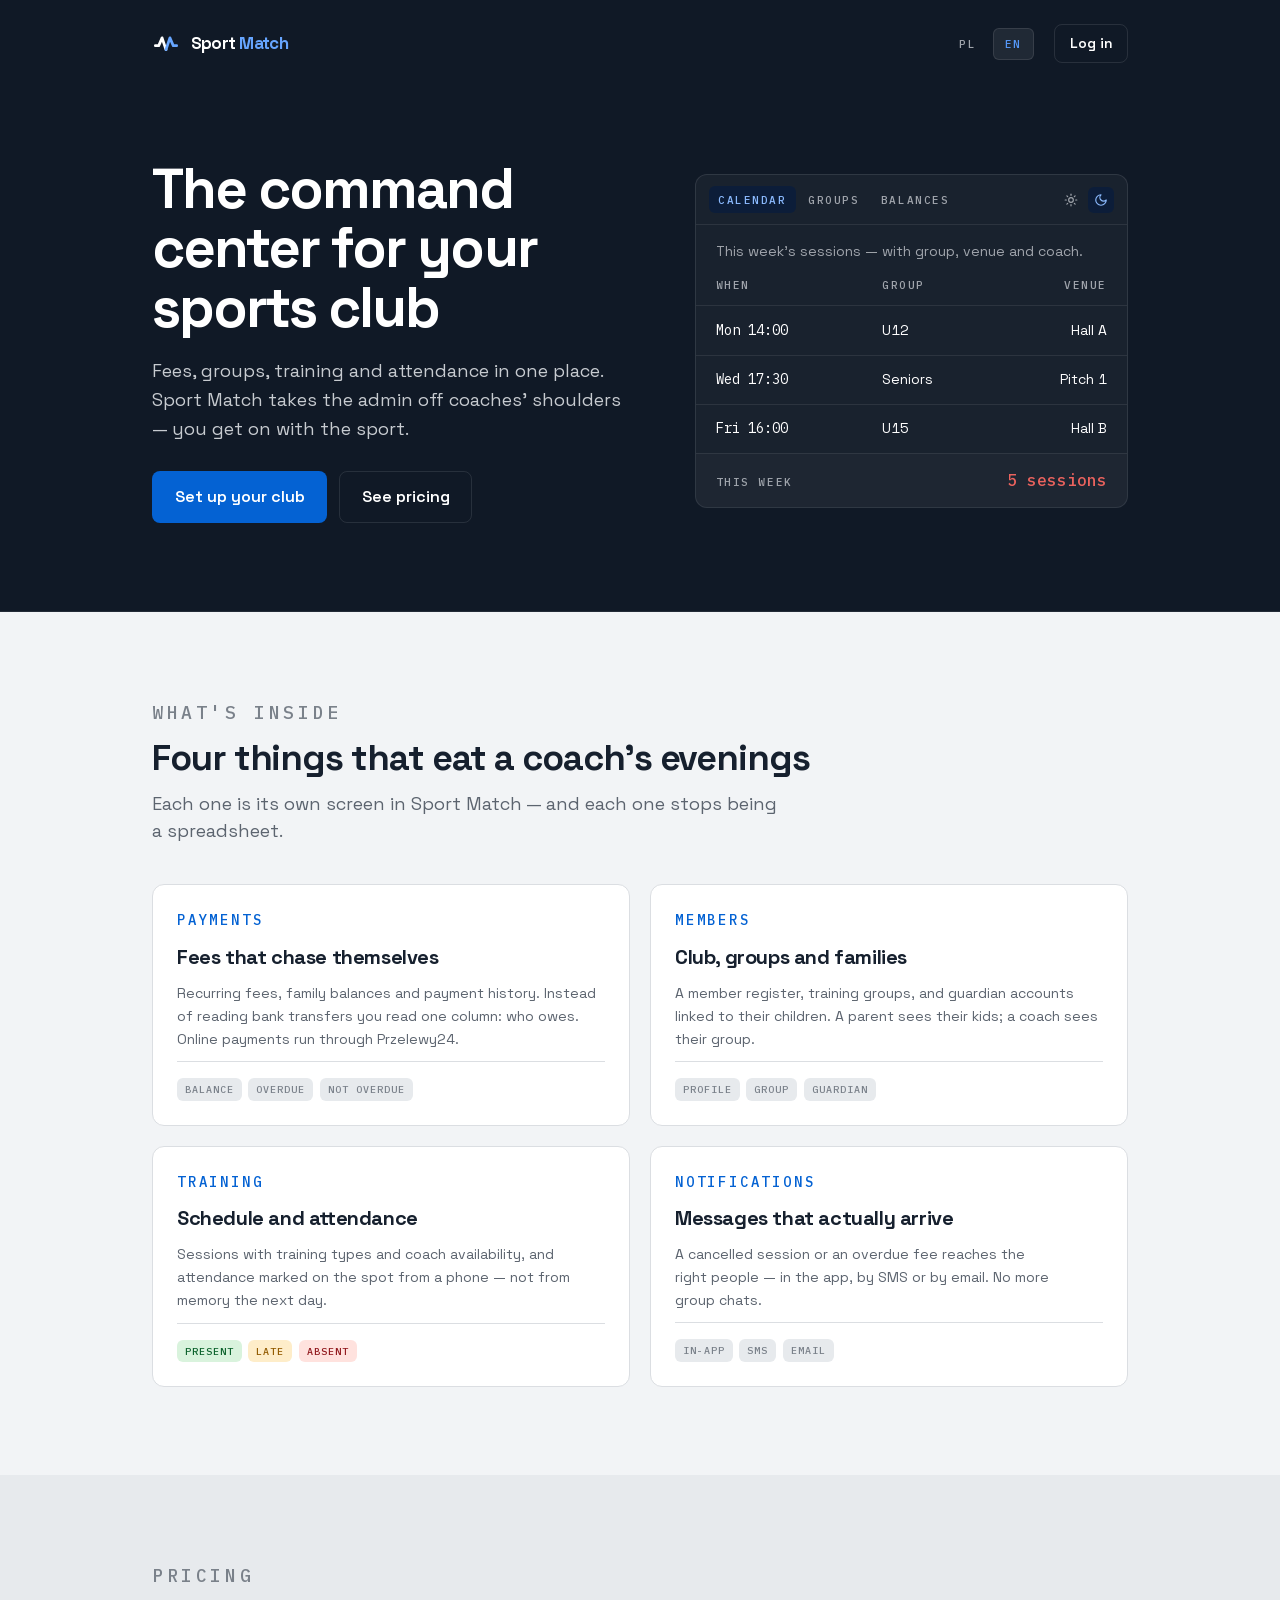
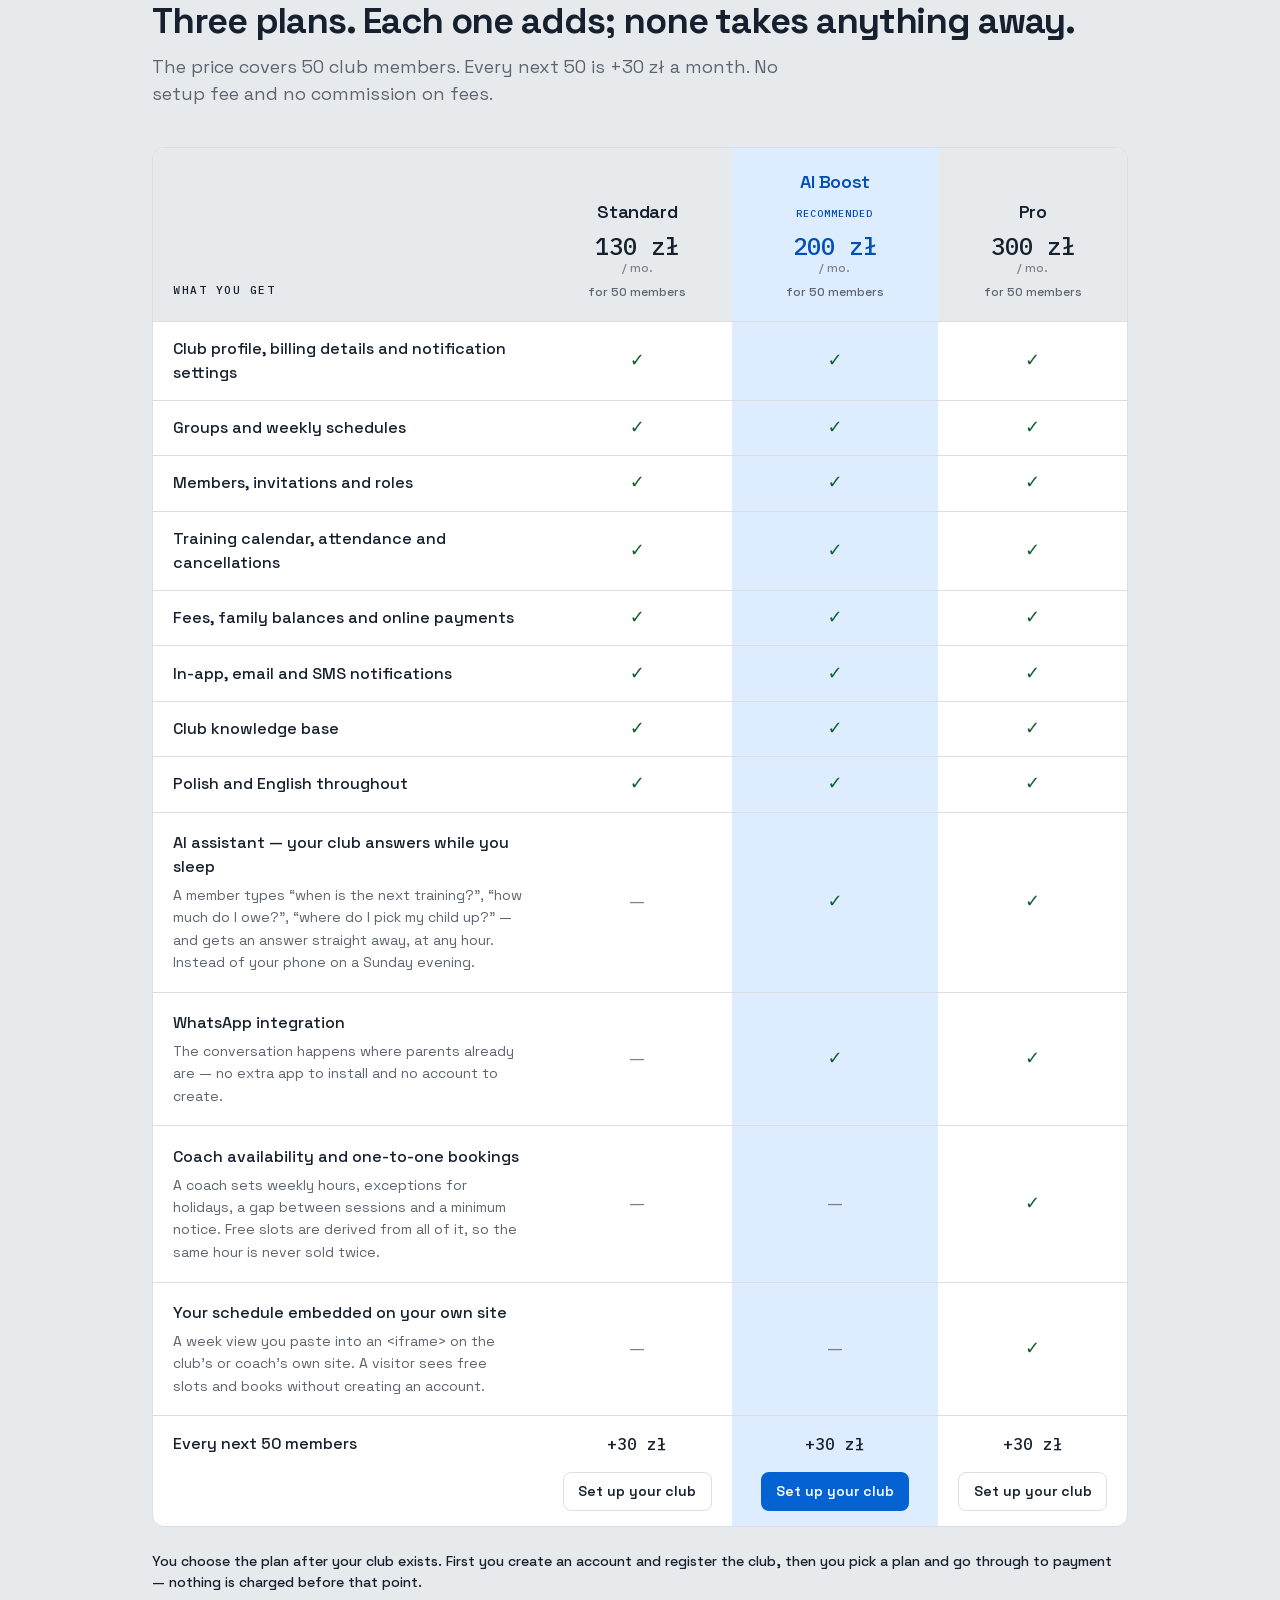
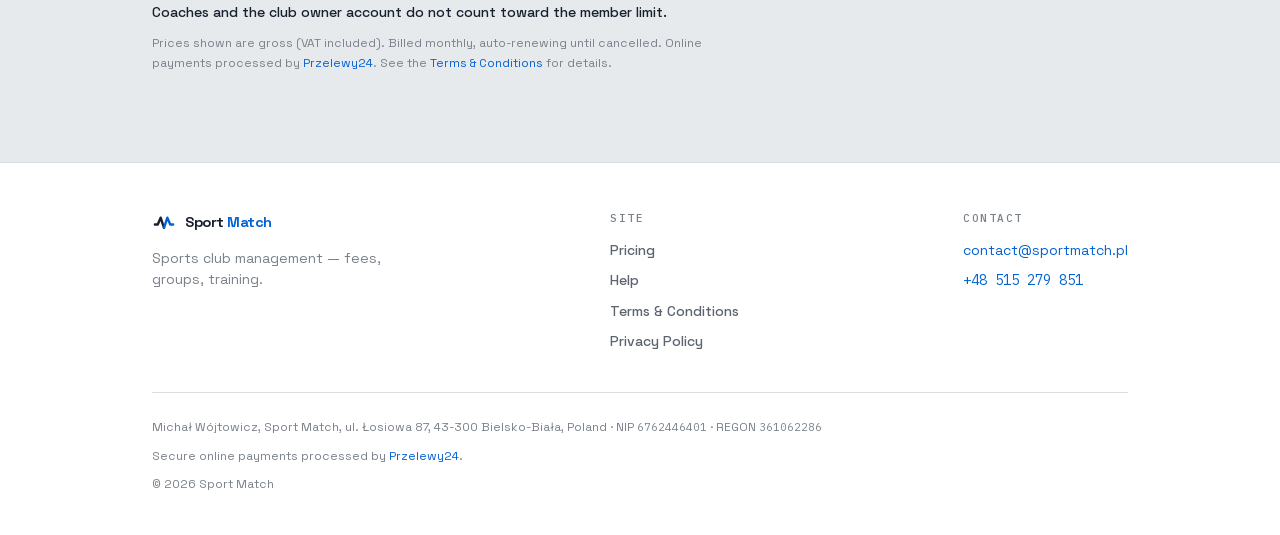
<file: index.html>
<!DOCTYPE html>
<html lang="pl">
<head>
    <meta charset="UTF-8">
    <meta name="viewport" content="width=device-width, initial-scale=1.0">
    <title>Sport Match - Zarządzanie Klubem Sportowym | Sports Club Management</title>
    <meta name="description" content="Nowoczesna aplikacja do zarządzania klubem sportowym. Usprawnij komunikację, płatności i treningi w swoim klubie. Modern sports club management app.">
    <meta name="keywords" content="klub sportowy, zarządzanie, aplikacja dla klubów, sports club management, academy app, Sport Match">
    <meta name="theme-color" content="#1a1d29">
    <link rel="icon" href="favicon.ico" type="image/x-icon">
    <link rel="preload" href="fonts/space-grotesk-300-700-latin.woff2" as="font" type="font/woff2" crossorigin>
    <link rel="preload" href="fonts/ibm-plex-mono-500-latin.woff2" as="font" type="font/woff2" crossorigin>
    <link rel="stylesheet" href="style.css">
    <script src="script.js" defer></script>
</head>
<body class="lang-pl">

    <!-- ===================== HERO (the one ink panel) ===================== -->
    <section class="hero">
        <div class="container">

            <div class="topbar">
                <a href="index.html" class="lockup tone-dark">
                    <svg viewBox="0 0 100 100" role="img" aria-label="Sport Match">
                        <path d="M12 56 H24 L36 28 L50 70" fill="none" stroke="currentColor" stroke-width="10" stroke-linecap="round" stroke-linejoin="round"/>
                        <path d="M50 70 L64 28 L76 56 H88" fill="none" stroke="var(--chq-mark-accent)" stroke-width="10" stroke-linecap="round" stroke-linejoin="round"/>
                    </svg>
                    <span class="lockup-word">Sport <span>Match</span></span>
                </a>

                <div class="topbar-actions">
                    <div class="lang-switch">
                        <button type="button" class="lang-btn" id="btn-pl" aria-pressed="true">PL</button>
                        <button type="button" class="lang-btn" id="btn-en" aria-pressed="false">EN</button>
                    </div>

                    <a href="https://app.sportmatch.pl" class="btn btn-sm btn-ghost-dark" lang="pl">Zaloguj się</a>
                    <a href="https://app.sportmatch.pl" class="btn btn-sm btn-ghost-dark" lang="en">Log in</a>
                </div>
            </div>

            <div class="hero-grid">
                <div class="hero-copy">
                    <h1 class="rise rise-1" lang="pl">Centrum dowodzenia Twoim klubem sportowym</h1>
                    <h1 class="rise rise-1" lang="en">The command center for your sports club</h1>

                    <p class="lede rise rise-2" lang="pl">Składki, grupy, treningi i obecność w jednym miejscu. Sport Match zdejmuje administrację z barków trenerów — Ty zajmujesz się sportem.</p>
                    <p class="lede rise rise-2" lang="en">Fees, groups, training and attendance in one place. Sport Match takes the admin off coaches' shoulders — you get on with the sport.</p>

                    <div class="hero-actions rise rise-3">
                        <a href="https://app.sportmatch.pl" class="btn btn-primary" lang="pl">Załóż klub za darmo</a>
                        <a href="https://app.sportmatch.pl" class="btn btn-primary" lang="en">Set up your club</a>
                        <a href="#pricing" class="btn btn-ghost-dark" lang="pl">Zobacz cennik</a>
                        <a href="#pricing" class="btn btn-ghost-dark" lang="en">See pricing</a>
                    </div>
                </div>

                <div class="preview rise rise-3" id="preview" data-preview-theme="dark">
                    <div class="preview-head">
                        <div class="preview-tabs" role="tablist" id="preview-tabs">
                            <button type="button" role="tab" id="tab-calendar"
                                    aria-controls="panel-calendar" aria-selected="true">
                                <span lang="pl">Kalendarz</span><span lang="en">Calendar</span>
                            </button>
                            <button type="button" role="tab" id="tab-groups"
                                    aria-controls="panel-groups" aria-selected="false" tabindex="-1">
                                <span lang="pl">Grupy</span><span lang="en">Groups</span>
                            </button>
                            <button type="button" role="tab" id="tab-balances"
                                    aria-controls="panel-balances" aria-selected="false" tabindex="-1">
                                <span lang="pl">Salda</span><span lang="en">Balances</span>
                            </button>
                        </div>

                        <div class="preview-theme" role="group" id="preview-theme">
                            <button type="button" data-preview-set="light" aria-pressed="false"
                                    data-label-pl="Motyw jasny" data-label-en="Bright theme">
                                <svg viewBox="0 0 24 24" fill="none" stroke="currentColor" stroke-width="2"
                                     stroke-linecap="round" stroke-linejoin="round" aria-hidden="true">
                                    <circle cx="12" cy="12" r="4"/>
                                    <path d="M12 2v2"/><path d="M12 20v2"/>
                                    <path d="M2 12h2"/><path d="M20 12h2"/>
                                    <path d="m4.93 4.93 1.41 1.41"/><path d="m17.66 17.66 1.41 1.41"/>
                                    <path d="m6.34 17.66-1.41 1.41"/><path d="m19.07 4.93-1.41 1.41"/>
                                </svg>
                            </button>
                            <button type="button" data-preview-set="dark" aria-pressed="true"
                                    data-label-pl="Motyw ciemny" data-label-en="Dark theme">
                                <svg viewBox="0 0 24 24" fill="none" stroke="currentColor" stroke-width="2"
                                     stroke-linecap="round" stroke-linejoin="round" aria-hidden="true">
                                    <path d="M12 3a6 6 0 0 0 9 9 9 9 0 1 1-9-9Z"/>
                                </svg>
                            </button>
                        </div>
                    </div>

                    <!-- 1 — Calendar -->
                    <div class="preview-panel" role="tabpanel" id="panel-calendar" aria-labelledby="tab-calendar">
                        <p class="preview-note" lang="pl">Treningi w tym tygodniu — z grupą, salą i prowadzącym.</p>
                        <p class="preview-note" lang="en">This week's sessions — with group, venue and coach.</p>

                        <div class="preview-scroll">
                            <table>
                                <thead>
                                    <tr>
                                        <th class="col-label" lang="pl">Termin</th>
                                        <th class="col-label" lang="en">When</th>
                                        <th class="col-label" lang="pl">Grupa</th>
                                        <th class="col-label" lang="en">Group</th>
                                        <th class="col-label num" lang="pl">Miejsce</th>
                                        <th class="col-label num" lang="en">Venue</th>
                                    </tr>
                                </thead>
                                <tbody>
                                    <tr>
                                        <td class="data-num" lang="pl">pon 14:00</td>
                                        <td class="data-num" lang="en">Mon 14:00</td>
                                        <td>U12</td>
                                        <td class="num" lang="pl">Hala A</td>
                                        <td class="num" lang="en">Hall A</td>
                                    </tr>
                                    <tr>
                                        <td class="data-num" lang="pl">śr 17:30</td>
                                        <td class="data-num" lang="en">Wed 17:30</td>
                                        <td lang="pl">Seniorzy</td>
                                        <td lang="en">Seniors</td>
                                        <td class="num" lang="pl">Boisko 1</td>
                                        <td class="num" lang="en">Pitch 1</td>
                                    </tr>
                                    <tr>
                                        <td class="data-num" lang="pl">pt 16:00</td>
                                        <td class="data-num" lang="en">Fri 16:00</td>
                                        <td>U15</td>
                                        <td class="num" lang="pl">Hala B</td>
                                        <td class="num" lang="en">Hall B</td>
                                    </tr>
                                </tbody>
                            </table>
                        </div>

                        <div class="preview-foot">
                            <span class="col-label" lang="pl">W tym tygodniu</span>
                            <span class="col-label" lang="en">This week</span>
                            <span class="total data-num" lang="pl">5 treningów</span>
                            <span class="total data-num" lang="en">5 sessions</span>
                        </div>
                    </div>

                    <!-- 2 — Group confirmations -->
                    <div class="preview-panel" role="tabpanel" id="panel-groups" aria-labelledby="tab-groups" hidden>
                        <p class="preview-note" lang="pl">Kto potwierdził obecność na najbliższym treningu U12.</p>
                        <p class="preview-note" lang="en">Who has confirmed for the next U12 session.</p>

                        <div class="preview-scroll">
                            <table>
                                <thead>
                                    <tr>
                                        <th class="col-label" lang="pl">Członek</th>
                                        <th class="col-label" lang="en">Member</th>
                                        <th class="col-label" lang="pl">Grupa</th>
                                        <th class="col-label" lang="en">Group</th>
                                        <th class="col-label num" lang="pl">Obecność</th>
                                        <th class="col-label num" lang="en">Attending</th>
                                    </tr>
                                </thead>
                                <tbody>
                                    <tr>
                                        <td><span class="person"><span class="avatar" aria-hidden="true">MZ</span>Maja Zielińska</span></td>
                                        <td>U12</td>
                                        <td class="num">
                                            <span class="chip chip-paid" lang="pl">Potwierdzone</span>
                                            <span class="chip chip-paid" lang="en">Confirmed</span>
                                        </td>
                                    </tr>
                                    <tr>
                                        <td><span class="person"><span class="avatar" aria-hidden="true">PK</span>Piotr Kowalski</span></td>
                                        <td>U12</td>
                                        <td class="num">
                                            <span class="chip chip-paid" lang="pl">Potwierdzone</span>
                                            <span class="chip chip-paid" lang="en">Confirmed</span>
                                        </td>
                                    </tr>
                                    <tr>
                                        <td><span class="person"><span class="avatar" aria-hidden="true">TL</span>Tomasz Lewandowski</span></td>
                                        <td>U12</td>
                                        <td class="num">
                                            <span class="chip chip-due" lang="pl">Czeka</span>
                                            <span class="chip chip-due" lang="en">Pending</span>
                                        </td>
                                    </tr>
                                </tbody>
                            </table>
                        </div>

                        <div class="preview-foot">
                            <span class="col-label" lang="pl">Potwierdzeni</span>
                            <span class="col-label" lang="en">Confirmed</span>
                            <span class="total data-num" lang="pl">12 z 14</span>
                            <span class="total data-num" lang="en">12 of 14</span>
                        </div>
                    </div>

                    <!-- 3 — Balances -->
                    <div class="preview-panel" role="tabpanel" id="panel-balances" aria-labelledby="tab-balances" hidden>
                        <p class="preview-note" lang="pl">Kto i ile zalega — jedna kolumna zamiast historii przelewów.</p>
                        <p class="preview-note" lang="en">Who owes what — one column instead of a bank statement.</p>

                        <div class="preview-scroll">
                            <table>
                                <thead>
                                    <tr>
                                        <th class="col-label" lang="pl">Członek</th>
                                        <th class="col-label" lang="en">Member</th>
                                        <th class="col-label num" lang="pl">Saldo</th>
                                        <th class="col-label num" lang="en">Balance</th>
                                        <th class="col-label num" lang="pl">Status</th>
                                        <th class="col-label num" lang="en">Status</th>
                                    </tr>
                                </thead>
                                <tbody>
                                    <tr>
                                        <td><span class="person"><span class="avatar" aria-hidden="true">MZ</span>Maja Zielińska</span></td>
                                        <td class="num data-num amt-overdue">-60.00 PLN</td>
                                        <td class="num">
                                            <span class="chip chip-overdue" lang="pl">Zaległe <time data-day-offset="-14"></time></span>
                                            <span class="chip chip-overdue" lang="en">Overdue <time data-day-offset="-14"></time></span>
                                        </td>
                                    </tr>
                                    <tr>
                                        <td><span class="person"><span class="avatar" aria-hidden="true">PK</span>Piotr Kowalski</span></td>
                                        <td class="num data-num amt-zero">0.00 PLN</td>
                                        <td class="num">
                                            <span class="chip chip-paid" lang="pl">Opłacone</span>
                                            <span class="chip chip-paid" lang="en">Paid</span>
                                        </td>
                                    </tr>
                                    <tr>
                                        <td><span class="person"><span class="avatar" aria-hidden="true">TL</span>Tomasz Lewandowski</span></td>
                                        <td class="num data-num amt-due">-150.00 PLN</td>
                                        <td class="num">
                                            <span class="chip chip-due" lang="pl">Termin <time data-day-offset="0"></time></span>
                                            <span class="chip chip-due" lang="en">Due <time data-day-offset="0"></time></span>
                                        </td>
                                    </tr>
                                </tbody>
                            </table>
                        </div>

                        <div class="preview-foot">
                            <span class="col-label" lang="pl">Suma zaległości</span>
                            <span class="col-label" lang="en">Total outstanding</span>
                            <span class="total data-num">-210.00 PLN</span>
                        </div>
                    </div>
                </div>
            </div>

        </div>
    </section>

    <main>
        <!-- ===================== FEATURES ===================== -->
        <section class="section" id="features">
            <div class="container">
                <div class="section-head">
                    <p class="eyebrow" lang="pl">Co jest w środku</p>
                    <p class="eyebrow" lang="en">What's inside</p>
                    <h2 lang="pl">Cztery rzeczy, na które trenerzy tracą wieczory</h2>
                    <h2 lang="en">Four things that eat a coach's evenings</h2>
                    <p lang="pl">Każda z nich jest w Sport Match osobnym ekranem — i każda przestaje być arkuszem kalkulacyjnym.</p>
                    <p lang="en">Each one is its own screen in Sport Match — and each one stops being a spreadsheet.</p>
                </div>

                <div class="card-grid">
                    <div class="card">
                        <p class="eyebrow" lang="pl">Płatności</p>
                        <p class="eyebrow" lang="en">Payments</p>
                        <h3 lang="pl">Składki, które same się pilnują</h3>
                        <h3 lang="en">Fees that chase themselves</h3>
                        <p lang="pl">Cykliczne składki, salda rodzin i historia wpłat. Zamiast przeglądać przelewy, patrzysz na jedną kolumnę: kto zalega. Płatności online obsługuje Przelewy24.</p>
                        <p lang="en">Recurring fees, family balances and payment history. Instead of reading bank transfers you read one column: who owes. Online payments run through Przelewy24.</p>
                        <div class="card-fields">
                            <span class="field" lang="pl">Saldo</span><span class="field" lang="en">Balance</span>
                            <span class="field" lang="pl">Zaległe</span><span class="field" lang="en">Overdue</span>
                            <span class="field" lang="pl">Bieżące</span><span class="field" lang="en">Not overdue</span>
                        </div>
                    </div>

                    <div class="card">
                        <p class="eyebrow" lang="pl">Członkowie</p>
                        <p class="eyebrow" lang="en">Members</p>
                        <h3 lang="pl">Klub, grupy i rodziny</h3>
                        <h3 lang="en">Club, groups and families</h3>
                        <p lang="pl">Kartoteka członków, grupy treningowe i konta opiekunów powiązane z dziećmi. Rodzic widzi swoje dzieci, trener widzi swoją grupę.</p>
                        <p lang="en">A member register, training groups, and guardian accounts linked to their children. A parent sees their kids; a coach sees their group.</p>
                        <div class="card-fields">
                            <span class="field" lang="pl">Profil</span><span class="field" lang="en">Profile</span>
                            <span class="field" lang="pl">Grupa</span><span class="field" lang="en">Group</span>
                            <span class="field" lang="pl">Opiekun</span><span class="field" lang="en">Guardian</span>
                        </div>
                    </div>

                    <div class="card">
                        <p class="eyebrow" lang="pl">Treningi</p>
                        <p class="eyebrow" lang="en">Training</p>
                        <h3 lang="pl">Terminarz i obecność</h3>
                        <h3 lang="en">Schedule and attendance</h3>
                        <p lang="pl">Treningi z typami zajęć i dostępnością trenerów, a obecność odbijasz na miejscu, z telefonu — nie z pamięci następnego dnia.</p>
                        <p lang="en">Sessions with training types and coach availability, and attendance marked on the spot from a phone — not from memory the next day.</p>
                        <div class="card-fields">
                            <span class="chip chip-success" lang="pl">Obecny</span><span class="chip chip-success" lang="en">Present</span>
                            <span class="chip chip-warning" lang="pl">Spóźniony</span><span class="chip chip-warning" lang="en">Late</span>
                            <span class="chip chip-danger" lang="pl">Nieobecny</span><span class="chip chip-danger" lang="en">Absent</span>
                        </div>
                    </div>

                    <div class="card">
                        <p class="eyebrow" lang="pl">Powiadomienia</p>
                        <p class="eyebrow" lang="en">Notifications</p>
                        <h3 lang="pl">Wiadomości, które docierają</h3>
                        <h3 lang="en">Messages that actually arrive</h3>
                        <p lang="pl">Odwołany trening albo zaległa składka trafia do właściwych osób — w aplikacji, SMS-em lub e-mailem. Bez grup na komunikatorach.</p>
                        <p lang="en">A cancelled session or an overdue fee reaches the right people — in the app, by SMS or by email. No more group chats.</p>
                        <div class="card-fields">
                            <span class="field" lang="pl">Aplikacja</span><span class="field" lang="en">In-app</span>
                            <span class="field">SMS</span>
                            <span class="field" lang="pl">E-mail</span><span class="field" lang="en">Email</span>
                        </div>
                    </div>
                </div>
            </div>
        </section>

        <!-- ===================== PRICING ===================== -->
        <section class="section section-inset" id="pricing">
            <div class="container">
                <div class="section-head">
                    <p class="eyebrow" lang="pl">Cennik</p>
                    <p class="eyebrow" lang="en">Pricing</p>
                    <h2 lang="pl">Trzy plany. Każdy kolejny dokłada, żaden nie odbiera.</h2>
                    <h2 lang="en">Three plans. Each one adds; none takes anything away.</h2>
                    <p lang="pl">Cena obejmuje 50 członków klubu. Każde kolejne 50 to +30 zł miesięcznie. Bez opłat wdrożeniowych i bez prowizji od składek.</p>
                    <p lang="en">The price covers 50 club members. Every next 50 is +30 zł a month. No setup fee and no commission on fees.</p>
                </div>

                <div class="price-wrap">
                    <div class="price-scroll">
                        <table class="plan-table">
                            <caption class="sr-only">
                                <span lang="pl">Porównanie planów Standard, AI Boost i Pro</span>
                                <span lang="en">Comparison of the Standard, AI Boost and Pro plans</span>
                            </caption>
                            <thead>
                                <tr>
                                    <th scope="col">
                                        <span class="col-label" lang="pl">Co dostajesz</span>
                                        <span class="col-label" lang="en">What you get</span>
                                    </th>
                                    <th scope="col" class="plan-col">
                                        <span class="plan-name">Standard</span>
                                        <span class="amount data-num">130 zł</span>
                                        <span class="per" lang="pl">/ mies.</span>
                                        <span class="per" lang="en">/ mo.</span>
                                        <span class="plan-for" lang="pl">za 50 członków</span>
                                        <span class="plan-for" lang="en">for 50 members</span>
                                    </th>
                                    <th scope="col" class="plan-col featured">
                                        <span class="plan-name">AI Boost
                                            <span class="chip chip-accent" lang="pl">Polecany</span>
                                            <span class="chip chip-accent" lang="en">Recommended</span>
                                        </span>
                                        <span class="amount data-num">200 zł</span>
                                        <span class="per" lang="pl">/ mies.</span>
                                        <span class="per" lang="en">/ mo.</span>
                                        <span class="plan-for" lang="pl">za 50 członków</span>
                                        <span class="plan-for" lang="en">for 50 members</span>
                                    </th>
                                    <th scope="col" class="plan-col">
                                        <span class="plan-name">Pro</span>
                                        <span class="amount data-num">300 zł</span>
                                        <span class="per" lang="pl">/ mies.</span>
                                        <span class="per" lang="en">/ mo.</span>
                                        <span class="plan-for" lang="pl">za 50 członków</span>
                                        <span class="plan-for" lang="en">for 50 members</span>
                                    </th>
                                </tr>
                            </thead>

                            <tbody>
                                <tr>
                                    <th scope="row" lang="pl">Profil klubu, dane do rozliczeń i powiadomienia</th>
                                    <th scope="row" lang="en">Club profile, billing details and notification settings</th>
                                    <td class="mark"><span class="tick" aria-hidden="true">✓</span><span class="sr-only" lang="pl">W planie Standard</span><span class="sr-only" lang="en">In Standard</span></td>
                                    <td class="mark featured"><span class="tick" aria-hidden="true">✓</span><span class="sr-only" lang="pl">W planie AI Boost</span><span class="sr-only" lang="en">In AI Boost</span></td>
                                    <td class="mark"><span class="tick" aria-hidden="true">✓</span><span class="sr-only" lang="pl">W planie Pro</span><span class="sr-only" lang="en">In Pro</span></td>
                                </tr>
                                <tr>
                                    <th scope="row" lang="pl">Grupy i tygodniowy harmonogram</th>
                                    <th scope="row" lang="en">Groups and weekly schedules</th>
                                    <td class="mark"><span class="tick" aria-hidden="true">✓</span><span class="sr-only" lang="pl">W planie Standard</span><span class="sr-only" lang="en">In Standard</span></td>
                                    <td class="mark featured"><span class="tick" aria-hidden="true">✓</span><span class="sr-only" lang="pl">W planie AI Boost</span><span class="sr-only" lang="en">In AI Boost</span></td>
                                    <td class="mark"><span class="tick" aria-hidden="true">✓</span><span class="sr-only" lang="pl">W planie Pro</span><span class="sr-only" lang="en">In Pro</span></td>
                                </tr>
                                <tr>
                                    <th scope="row" lang="pl">Członkowie, zaproszenia i role</th>
                                    <th scope="row" lang="en">Members, invitations and roles</th>
                                    <td class="mark"><span class="tick" aria-hidden="true">✓</span><span class="sr-only" lang="pl">W planie Standard</span><span class="sr-only" lang="en">In Standard</span></td>
                                    <td class="mark featured"><span class="tick" aria-hidden="true">✓</span><span class="sr-only" lang="pl">W planie AI Boost</span><span class="sr-only" lang="en">In AI Boost</span></td>
                                    <td class="mark"><span class="tick" aria-hidden="true">✓</span><span class="sr-only" lang="pl">W planie Pro</span><span class="sr-only" lang="en">In Pro</span></td>
                                </tr>
                                <tr>
                                    <th scope="row" lang="pl">Kalendarz treningów, obecności i odwołania</th>
                                    <th scope="row" lang="en">Training calendar, attendance and cancellations</th>
                                    <td class="mark"><span class="tick" aria-hidden="true">✓</span><span class="sr-only" lang="pl">W planie Standard</span><span class="sr-only" lang="en">In Standard</span></td>
                                    <td class="mark featured"><span class="tick" aria-hidden="true">✓</span><span class="sr-only" lang="pl">W planie AI Boost</span><span class="sr-only" lang="en">In AI Boost</span></td>
                                    <td class="mark"><span class="tick" aria-hidden="true">✓</span><span class="sr-only" lang="pl">W planie Pro</span><span class="sr-only" lang="en">In Pro</span></td>
                                </tr>
                                <tr>
                                    <th scope="row" lang="pl">Składki, salda rodzin i płatności online</th>
                                    <th scope="row" lang="en">Fees, family balances and online payments</th>
                                    <td class="mark"><span class="tick" aria-hidden="true">✓</span><span class="sr-only" lang="pl">W planie Standard</span><span class="sr-only" lang="en">In Standard</span></td>
                                    <td class="mark featured"><span class="tick" aria-hidden="true">✓</span><span class="sr-only" lang="pl">W planie AI Boost</span><span class="sr-only" lang="en">In AI Boost</span></td>
                                    <td class="mark"><span class="tick" aria-hidden="true">✓</span><span class="sr-only" lang="pl">W planie Pro</span><span class="sr-only" lang="en">In Pro</span></td>
                                </tr>
                                <tr>
                                    <th scope="row" lang="pl">Powiadomienia w aplikacji, e-mailem i SMS-em</th>
                                    <th scope="row" lang="en">In-app, email and SMS notifications</th>
                                    <td class="mark"><span class="tick" aria-hidden="true">✓</span><span class="sr-only" lang="pl">W planie Standard</span><span class="sr-only" lang="en">In Standard</span></td>
                                    <td class="mark featured"><span class="tick" aria-hidden="true">✓</span><span class="sr-only" lang="pl">W planie AI Boost</span><span class="sr-only" lang="en">In AI Boost</span></td>
                                    <td class="mark"><span class="tick" aria-hidden="true">✓</span><span class="sr-only" lang="pl">W planie Pro</span><span class="sr-only" lang="en">In Pro</span></td>
                                </tr>
                                <tr>
                                    <th scope="row" lang="pl">Baza wiedzy klubu</th>
                                    <th scope="row" lang="en">Club knowledge base</th>
                                    <td class="mark"><span class="tick" aria-hidden="true">✓</span><span class="sr-only" lang="pl">W planie Standard</span><span class="sr-only" lang="en">In Standard</span></td>
                                    <td class="mark featured"><span class="tick" aria-hidden="true">✓</span><span class="sr-only" lang="pl">W planie AI Boost</span><span class="sr-only" lang="en">In AI Boost</span></td>
                                    <td class="mark"><span class="tick" aria-hidden="true">✓</span><span class="sr-only" lang="pl">W planie Pro</span><span class="sr-only" lang="en">In Pro</span></td>
                                </tr>
                                <tr>
                                    <th scope="row" lang="pl">Aplikacja po polsku i po angielsku</th>
                                    <th scope="row" lang="en">Polish and English throughout</th>
                                    <td class="mark"><span class="tick" aria-hidden="true">✓</span><span class="sr-only" lang="pl">W planie Standard</span><span class="sr-only" lang="en">In Standard</span></td>
                                    <td class="mark featured"><span class="tick" aria-hidden="true">✓</span><span class="sr-only" lang="pl">W planie AI Boost</span><span class="sr-only" lang="en">In AI Boost</span></td>
                                    <td class="mark"><span class="tick" aria-hidden="true">✓</span><span class="sr-only" lang="pl">W planie Pro</span><span class="sr-only" lang="en">In Pro</span></td>
                                </tr>
                                <tr class="row-new">
                                    <th scope="row" lang="pl">Asystent AI — klub odpowiada, kiedy Ty śpisz
                                        <span class="row-note">Członek pisze na czacie „kiedy następny trening?”, „ile zalegam?”, „gdzie odbieram dziecko?” — i dostaje odpowiedź od razu, o każdej porze. Zamiast Twojego telefonu w niedzielę wieczorem.</span>
                                    </th>
                                    <th scope="row" lang="en">AI assistant — your club answers while you sleep
                                        <span class="row-note">A member types “when is the next training?”, “how much do I owe?”, “where do I pick my child up?” — and gets an answer straight away, at any hour. Instead of your phone on a Sunday evening.</span>
                                    </th>
                                    <td class="mark"><span class="dash" aria-hidden="true">—</span><span class="sr-only" lang="pl">Niedostępne w planie Standard</span><span class="sr-only" lang="en">Not in Standard</span></td>
                                    <td class="mark featured"><span class="tick" aria-hidden="true">✓</span><span class="sr-only" lang="pl">W planie AI Boost</span><span class="sr-only" lang="en">In AI Boost</span></td>
                                    <td class="mark"><span class="tick" aria-hidden="true">✓</span><span class="sr-only" lang="pl">W planie Pro</span><span class="sr-only" lang="en">In Pro</span></td>
                                </tr>
                                <tr class="row-new">
                                    <th scope="row" lang="pl">Integracja z WhatsApp
                                        <span class="row-note">Rozmowa toczy się tam, gdzie rodzice już piszą — nie trzeba instalować kolejnej aplikacji ani zakładać konta.</span>
                                    </th>
                                    <th scope="row" lang="en">WhatsApp integration
                                        <span class="row-note">The conversation happens where parents already are — no extra app to install and no account to create.</span>
                                    </th>
                                    <td class="mark"><span class="dash" aria-hidden="true">—</span><span class="sr-only" lang="pl">Niedostępne w planie Standard</span><span class="sr-only" lang="en">Not in Standard</span></td>
                                    <td class="mark featured"><span class="tick" aria-hidden="true">✓</span><span class="sr-only" lang="pl">W planie AI Boost</span><span class="sr-only" lang="en">In AI Boost</span></td>
                                    <td class="mark"><span class="tick" aria-hidden="true">✓</span><span class="sr-only" lang="pl">W planie Pro</span><span class="sr-only" lang="en">In Pro</span></td>
                                </tr>
                                <tr class="row-new">
                                    <th scope="row" lang="pl">Dostępność trenera i zapisy na zajęcia indywidualne
                                        <span class="row-note">Trener ustawia swoje godziny w tygodniu, wyjątki na urlop, przerwę między zajęciami i minimalne wyprzedzenie. Wolne terminy wyliczają się same, więc ta sama godzina nie sprzeda się dwa razy.</span>
                                    </th>
                                    <th scope="row" lang="en">Coach availability and one-to-one bookings
                                        <span class="row-note">A coach sets weekly hours, exceptions for holidays, a gap between sessions and a minimum notice. Free slots are derived from all of it, so the same hour is never sold twice.</span>
                                    </th>
                                    <td class="mark"><span class="dash" aria-hidden="true">—</span><span class="sr-only" lang="pl">Niedostępne w planie Standard</span><span class="sr-only" lang="en">Not in Standard</span></td>
                                    <td class="mark featured"><span class="dash" aria-hidden="true">—</span><span class="sr-only" lang="pl">Niedostępne w planie AI Boost</span><span class="sr-only" lang="en">Not in AI Boost</span></td>
                                    <td class="mark"><span class="tick" aria-hidden="true">✓</span><span class="sr-only" lang="pl">W planie Pro</span><span class="sr-only" lang="en">In Pro</span></td>
                                </tr>
                                <tr class="row-new">
                                    <th scope="row" lang="pl">Grafik osadzony na Twojej stronie
                                        <span class="row-note">Widok tygodnia wklejany w &lt;iframe&gt; na stronę klubu lub trenera. Odwiedzający widzi wolne terminy i rezerwuje bez zakładania konta.</span>
                                    </th>
                                    <th scope="row" lang="en">Your schedule embedded on your own site
                                        <span class="row-note">A week view you paste into an &lt;iframe&gt; on the club’s or coach’s own site. A visitor sees free slots and books without creating an account.</span>
                                    </th>
                                    <td class="mark"><span class="dash" aria-hidden="true">—</span><span class="sr-only" lang="pl">Niedostępne w planie Standard</span><span class="sr-only" lang="en">Not in Standard</span></td>
                                    <td class="mark featured"><span class="dash" aria-hidden="true">—</span><span class="sr-only" lang="pl">Niedostępne w planie AI Boost</span><span class="sr-only" lang="en">Not in AI Boost</span></td>
                                    <td class="mark"><span class="tick" aria-hidden="true">✓</span><span class="sr-only" lang="pl">W planie Pro</span><span class="sr-only" lang="en">In Pro</span></td>
                                </tr>
                            </tbody>

                            <tfoot>
                                <tr>
                                    <th scope="row" lang="pl">Każde kolejne 50 członków</th>
                                    <th scope="row" lang="en">Every next 50 members</th>
                                    <td class="mark"><span class="amount data-num">+30 zł</span></td>
                                    <td class="mark featured"><span class="amount data-num">+30 zł</span></td>
                                    <td class="mark"><span class="amount data-num">+30 zł</span></td>
                                </tr>
                                <tr class="cta-row">
                                    <th scope="row"></th>
                                    <td class="mark">
                                        <a href="https://app.sportmatch.pl" class="btn btn-sm btn-ghost" lang="pl">Załóż klub</a>
                                        <a href="https://app.sportmatch.pl" class="btn btn-sm btn-ghost" lang="en">Set up your club</a>
                                    </td>
                                    <td class="mark featured">
                                        <a href="https://app.sportmatch.pl" class="btn btn-sm btn-primary" lang="pl">Załóż klub</a>
                                        <a href="https://app.sportmatch.pl" class="btn btn-sm btn-primary" lang="en">Set up your club</a>
                                    </td>
                                    <td class="mark">
                                        <a href="https://app.sportmatch.pl" class="btn btn-sm btn-ghost" lang="pl">Załóż klub</a>
                                        <a href="https://app.sportmatch.pl" class="btn btn-sm btn-ghost" lang="en">Set up your club</a>
                                    </td>
                                </tr>
                            </tfoot>
                        </table>
                    </div>
                </div>

                <div class="price-notes">
                    <p class="note" lang="pl">Plan wybierasz po założeniu klubu. Najpierw zakładasz konto i rejestrujesz klub, a dopiero potem wskazujesz plan i przechodzisz do płatności — do tego momentu nic nie płacisz.</p>
                    <p class="note" lang="en">You choose the plan after your club exists. First you create an account and register the club, then you pick a plan and go through to payment — nothing is charged before that point.</p>
                    <p class="note" lang="pl">Trenerzy oraz konto właściciela klubu nie wliczają się do limitu członków.</p>
                    <p class="note" lang="en">Coaches and the club owner account do not count toward the member limit.</p>
                    <p class="fine" lang="pl">Podane ceny są cenami brutto (zawierają VAT). Płatność miesięczna, rozliczana automatycznie do momentu rezygnacji. Płatności online obsługuje <a href="https://www.przelewy24.pl" target="_blank" rel="noopener">Przelewy24</a>. Szczegóły w <a href="regulamin.html">Regulaminie</a>.</p>
                    <p class="fine" lang="en">Prices shown are gross (VAT included). Billed monthly, auto-renewing until cancelled. Online payments processed by <a href="https://www.przelewy24.pl" target="_blank" rel="noopener">Przelewy24</a>. See the <a href="terms-and-conditions.html">Terms &amp; Conditions</a> for details.</p>
                </div>
            </div>
        </section>

    </main>

    <!-- ===================== FOOTER ===================== -->
    <footer>
        <div class="container">
            <div class="footer-grid">
                <div class="footer-brand">
                    <span class="lockup tone-auto">
                        <svg viewBox="0 0 100 100" role="img" aria-label="Sport Match">
                            <path d="M12 56 H24 L36 28 L50 70" fill="none" stroke="currentColor" stroke-width="10" stroke-linecap="round" stroke-linejoin="round"/>
                            <path d="M50 70 L64 28 L76 56 H88" fill="none" stroke="var(--chq-mark-accent)" stroke-width="10" stroke-linecap="round" stroke-linejoin="round"/>
                        </svg>
                        <span class="lockup-word">Sport <span>Match</span></span>
                    </span>
                    <p class="footer-tagline" lang="pl">Zarządzanie klubem sportowym — składki, grupy, treningi.</p>
                    <p class="footer-tagline" lang="en">Sports club management — fees, groups, training.</p>
                </div>

                <nav class="footer-nav">
                    <p class="col-label" lang="pl">Serwis</p>
                    <p class="col-label" lang="en">Site</p>
                    <a href="#pricing" lang="pl">Cennik</a>
                    <a href="#pricing" lang="en">Pricing</a>
                    <a href="pomoc/" lang="pl">Pomoc</a>
                    <a href="help/" lang="en">Help</a>
                    <a href="regulamin.html" lang="pl">Regulamin</a>
                    <a href="terms-and-conditions.html" lang="en">Terms &amp; Conditions</a>
                    <a href="polityka-prywatnosci.html" lang="pl">Polityka Prywatności</a>
                    <a href="privacy-policy.html" lang="en">Privacy Policy</a>
                </nav>

                <div class="footer-contact">
                    <p class="col-label" lang="pl">Kontakt</p>
                    <p class="col-label" lang="en">Contact</p>
                    <a href="mailto:kontakt@sportmatch.pl" lang="pl">kontakt@sportmatch.pl</a>
                    <a href="mailto:contact@sportmatch.pl" lang="en">contact@sportmatch.pl</a>
                    <a class="data-num" href="tel:+48515279851">+48 515 279 851</a>
                </div>
            </div>

            <div class="footer-legal">
                <p lang="pl">Michał Wójtowicz, Sport Match, ul. Łosiowa 87, 43-300 Bielsko-Biała &middot; NIP <span class="data-num">6762446401</span> &middot; REGON <span class="data-num">361062286</span></p>
                <p lang="en">Michał Wójtowicz, Sport Match, ul. Łosiowa 87, 43-300 Bielsko-Biała, Poland &middot; NIP <span class="data-num">6762446401</span> &middot; REGON <span class="data-num">361062286</span></p>
                <p lang="pl">Bezpieczne płatności online obsługuje <a href="https://www.przelewy24.pl" target="_blank" rel="noopener">Przelewy24</a>.</p>
                <p lang="en">Secure online payments processed by <a href="https://www.przelewy24.pl" target="_blank" rel="noopener">Przelewy24</a>.</p>
                <p>&copy; 2026 Sport Match</p>
            </div>
        </div>
    </footer>

</body>
</html>
</file>
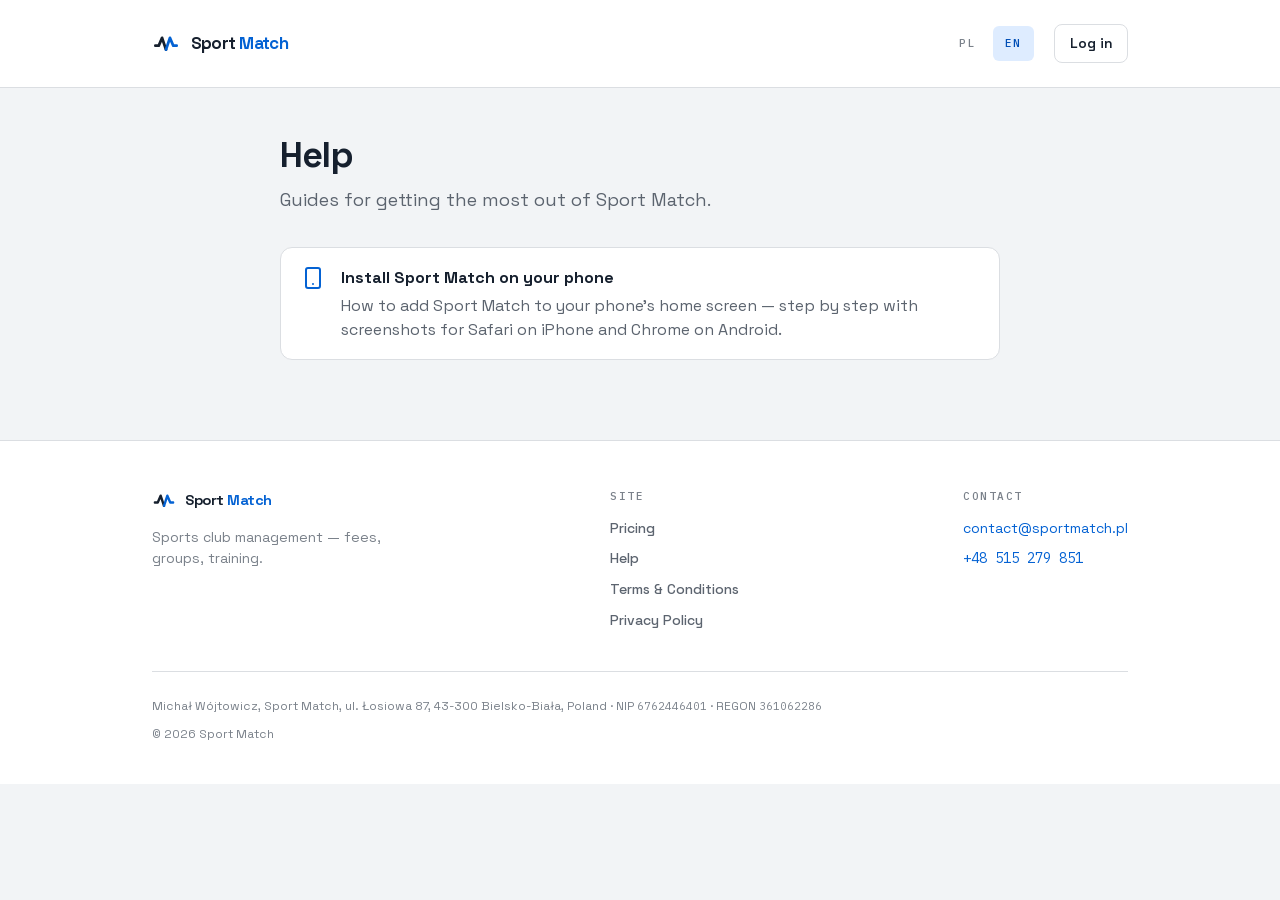
<file: help/index.html>
<!DOCTYPE html>
<html lang="en">
<head>
    <meta charset="UTF-8">
    <meta name="viewport" content="width=device-width, initial-scale=1.0">
    <title>Help — Sport Match</title>
    <meta name="description" content="Guides for getting the most out of Sport Match.">
    <link rel="canonical" href="https://sportmatch.pl/help/">
    <link rel="alternate" hreflang="en" href="https://sportmatch.pl/help/">
    <link rel="alternate" hreflang="pl" href="https://sportmatch.pl/pomoc/">
    <link rel="alternate" hreflang="x-default" href="https://sportmatch.pl/pomoc/">
    <meta name="theme-color" content="#1a1d29">
    <link rel="icon" href="/favicon.ico" type="image/x-icon">
    <link rel="preload" href="/fonts/space-grotesk-300-700-latin.woff2" as="font" type="font/woff2" crossorigin>
    <link rel="stylesheet" href="/style.css">
    <script src="/script.js" defer></script>
</head>
<body class="lang-en">
    <!-- Generated by tools/help/build.py from tools/help/content.py — edit those, not this file. -->
    <header class="site-header">
        <div class="container">
            <div class="topbar">
                <a href="/" class="lockup tone-auto">
                    <svg viewBox="0 0 100 100" role="img" aria-label="Sport Match">
                        <path d="M12 56 H24 L36 28 L50 70" fill="none" stroke="currentColor" stroke-width="10" stroke-linecap="round" stroke-linejoin="round"/>
                        <path d="M50 70 L64 28 L76 56 H88" fill="none" stroke="var(--chq-mark-accent)" stroke-width="10" stroke-linecap="round" stroke-linejoin="round"/>
                    </svg>
                    <span class="lockup-word">Sport <span>Match</span></span>
                </a>

                <div class="topbar-actions">
                    <div class="lang-switch">
                        <a class="lang-btn" href="/pomoc/" hreflang="pl">PL</a>
                        <a class="lang-btn" href="/help/" hreflang="en" aria-current="page">EN</a>
                    </div>

                    <a href="https://app.sportmatch.pl" class="btn btn-sm btn-ghost">Log in</a>
                </div>
            </div>
        </div>
    </header>

    <main class="help">
        <div class="container">
            <h1>Help</h1>
            <p class="help-lead">Guides for getting the most out of Sport Match.</p>

            <ul class="help-index">
                <li>
                    <a href="/help/install-app/">
                        <span class="help-index-icon"><svg class="icon" viewBox="0 0 24 24" fill="none" stroke="currentColor" stroke-width="2" stroke-linecap="round" stroke-linejoin="round" aria-hidden="true"><rect width="14" height="20" x="5" y="2" rx="2" ry="2"/><path d="M12 18h.01"/></svg></span>
                        <span>
                            <strong>Install Sport Match on your phone</strong>
                            <span>How to add Sport Match to your phone’s home screen — step by step with screenshots for Safari on iPhone and Chrome on Android.</span>
                        </span>
                    </a>
                </li>
            </ul>
        </div>
    </main>

    <footer>
        <div class="container">
            <div class="footer-grid">
                <div class="footer-brand">
                    <a href="/" class="lockup tone-auto">
                        <svg viewBox="0 0 100 100" role="img" aria-label="Sport Match">
                            <path d="M12 56 H24 L36 28 L50 70" fill="none" stroke="currentColor" stroke-width="10" stroke-linecap="round" stroke-linejoin="round"/>
                            <path d="M50 70 L64 28 L76 56 H88" fill="none" stroke="var(--chq-mark-accent)" stroke-width="10" stroke-linecap="round" stroke-linejoin="round"/>
                        </svg>
                        <span class="lockup-word">Sport <span>Match</span></span>
                    </a>
                    <p class="footer-tagline" lang="pl">Zarządzanie klubem sportowym — składki, grupy, treningi.</p>
                    <p class="footer-tagline" lang="en">Sports club management — fees, groups, training.</p>
                </div>

                <nav class="footer-nav">
                    <p class="col-label" lang="pl">Serwis</p>
                    <p class="col-label" lang="en">Site</p>
                    <a href="/#pricing" lang="pl">Cennik</a>
                    <a href="/#pricing" lang="en">Pricing</a>
                    <a href="/pomoc/" lang="pl">Pomoc</a>
                    <a href="/help/" lang="en">Help</a>
                    <a href="/regulamin.html" lang="pl">Regulamin</a>
                    <a href="/terms-and-conditions.html" lang="en">Terms &amp; Conditions</a>
                    <a href="/polityka-prywatnosci.html" lang="pl">Polityka Prywatności</a>
                    <a href="/privacy-policy.html" lang="en">Privacy Policy</a>
                </nav>

                <div class="footer-contact">
                    <p class="col-label" lang="pl">Kontakt</p>
                    <p class="col-label" lang="en">Contact</p>
                    <a href="mailto:kontakt@sportmatch.pl" lang="pl">kontakt@sportmatch.pl</a>
                    <a href="mailto:contact@sportmatch.pl" lang="en">contact@sportmatch.pl</a>
                    <a class="data-num" href="tel:+48515279851">+48 515 279 851</a>
                </div>
            </div>

            <div class="footer-legal">
                <p lang="pl">Michał Wójtowicz, Sport Match, ul. Łosiowa 87, 43-300 Bielsko-Biała &middot; NIP <span class="data-num">6762446401</span> &middot; REGON <span class="data-num">361062286</span></p>
                <p lang="en">Michał Wójtowicz, Sport Match, ul. Łosiowa 87, 43-300 Bielsko-Biała, Poland &middot; NIP <span class="data-num">6762446401</span> &middot; REGON <span class="data-num">361062286</span></p>
                <p>&copy; 2026 Sport Match</p>
            </div>
        </div>
    </footer>
</body>
</html>
</file>
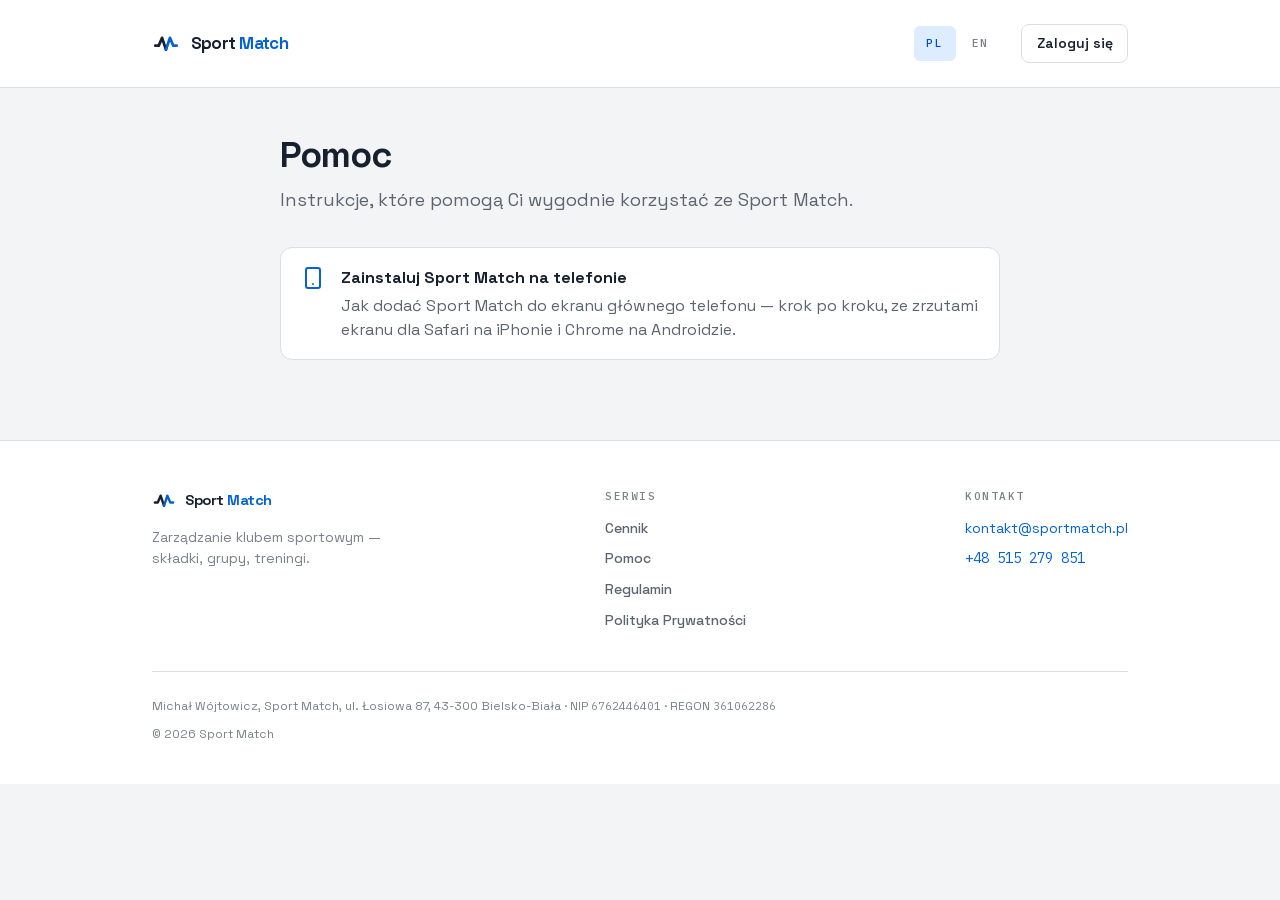
<file: pomoc/index.html>
<!DOCTYPE html>
<html lang="pl">
<head>
    <meta charset="UTF-8">
    <meta name="viewport" content="width=device-width, initial-scale=1.0">
    <title>Pomoc — Sport Match</title>
    <meta name="description" content="Instrukcje, które pomogą Ci wygodnie korzystać ze Sport Match.">
    <link rel="canonical" href="https://sportmatch.pl/pomoc/">
    <link rel="alternate" hreflang="pl" href="https://sportmatch.pl/pomoc/">
    <link rel="alternate" hreflang="en" href="https://sportmatch.pl/help/">
    <link rel="alternate" hreflang="x-default" href="https://sportmatch.pl/pomoc/">
    <meta name="theme-color" content="#1a1d29">
    <link rel="icon" href="/favicon.ico" type="image/x-icon">
    <link rel="preload" href="/fonts/space-grotesk-300-700-latin.woff2" as="font" type="font/woff2" crossorigin>
    <link rel="stylesheet" href="/style.css">
    <script src="/script.js" defer></script>
</head>
<body class="lang-pl">
    <!-- Generated by tools/help/build.py from tools/help/content.py — edit those, not this file. -->
    <header class="site-header">
        <div class="container">
            <div class="topbar">
                <a href="/" class="lockup tone-auto">
                    <svg viewBox="0 0 100 100" role="img" aria-label="Sport Match">
                        <path d="M12 56 H24 L36 28 L50 70" fill="none" stroke="currentColor" stroke-width="10" stroke-linecap="round" stroke-linejoin="round"/>
                        <path d="M50 70 L64 28 L76 56 H88" fill="none" stroke="var(--chq-mark-accent)" stroke-width="10" stroke-linecap="round" stroke-linejoin="round"/>
                    </svg>
                    <span class="lockup-word">Sport <span>Match</span></span>
                </a>

                <div class="topbar-actions">
                    <div class="lang-switch">
                        <a class="lang-btn" href="/pomoc/" hreflang="pl" aria-current="page">PL</a>
                        <a class="lang-btn" href="/help/" hreflang="en">EN</a>
                    </div>

                    <a href="https://app.sportmatch.pl" class="btn btn-sm btn-ghost">Zaloguj się</a>
                </div>
            </div>
        </div>
    </header>

    <main class="help">
        <div class="container">
            <h1>Pomoc</h1>
            <p class="help-lead">Instrukcje, które pomogą Ci wygodnie korzystać ze Sport Match.</p>

            <ul class="help-index">
                <li>
                    <a href="/pomoc/instalacja-aplikacji/">
                        <span class="help-index-icon"><svg class="icon" viewBox="0 0 24 24" fill="none" stroke="currentColor" stroke-width="2" stroke-linecap="round" stroke-linejoin="round" aria-hidden="true"><rect width="14" height="20" x="5" y="2" rx="2" ry="2"/><path d="M12 18h.01"/></svg></span>
                        <span>
                            <strong>Zainstaluj Sport Match na telefonie</strong>
                            <span>Jak dodać Sport Match do ekranu głównego telefonu — krok po kroku, ze zrzutami ekranu dla Safari na iPhonie i Chrome na Androidzie.</span>
                        </span>
                    </a>
                </li>
            </ul>
        </div>
    </main>

    <footer>
        <div class="container">
            <div class="footer-grid">
                <div class="footer-brand">
                    <a href="/" class="lockup tone-auto">
                        <svg viewBox="0 0 100 100" role="img" aria-label="Sport Match">
                            <path d="M12 56 H24 L36 28 L50 70" fill="none" stroke="currentColor" stroke-width="10" stroke-linecap="round" stroke-linejoin="round"/>
                            <path d="M50 70 L64 28 L76 56 H88" fill="none" stroke="var(--chq-mark-accent)" stroke-width="10" stroke-linecap="round" stroke-linejoin="round"/>
                        </svg>
                        <span class="lockup-word">Sport <span>Match</span></span>
                    </a>
                    <p class="footer-tagline" lang="pl">Zarządzanie klubem sportowym — składki, grupy, treningi.</p>
                    <p class="footer-tagline" lang="en">Sports club management — fees, groups, training.</p>
                </div>

                <nav class="footer-nav">
                    <p class="col-label" lang="pl">Serwis</p>
                    <p class="col-label" lang="en">Site</p>
                    <a href="/#pricing" lang="pl">Cennik</a>
                    <a href="/#pricing" lang="en">Pricing</a>
                    <a href="/pomoc/" lang="pl">Pomoc</a>
                    <a href="/help/" lang="en">Help</a>
                    <a href="/regulamin.html" lang="pl">Regulamin</a>
                    <a href="/terms-and-conditions.html" lang="en">Terms &amp; Conditions</a>
                    <a href="/polityka-prywatnosci.html" lang="pl">Polityka Prywatności</a>
                    <a href="/privacy-policy.html" lang="en">Privacy Policy</a>
                </nav>

                <div class="footer-contact">
                    <p class="col-label" lang="pl">Kontakt</p>
                    <p class="col-label" lang="en">Contact</p>
                    <a href="mailto:kontakt@sportmatch.pl" lang="pl">kontakt@sportmatch.pl</a>
                    <a href="mailto:contact@sportmatch.pl" lang="en">contact@sportmatch.pl</a>
                    <a class="data-num" href="tel:+48515279851">+48 515 279 851</a>
                </div>
            </div>

            <div class="footer-legal">
                <p lang="pl">Michał Wójtowicz, Sport Match, ul. Łosiowa 87, 43-300 Bielsko-Biała &middot; NIP <span class="data-num">6762446401</span> &middot; REGON <span class="data-num">361062286</span></p>
                <p lang="en">Michał Wójtowicz, Sport Match, ul. Łosiowa 87, 43-300 Bielsko-Biała, Poland &middot; NIP <span class="data-num">6762446401</span> &middot; REGON <span class="data-num">361062286</span></p>
                <p>&copy; 2026 Sport Match</p>
            </div>
        </div>
    </footer>
</body>
</html>
</file>
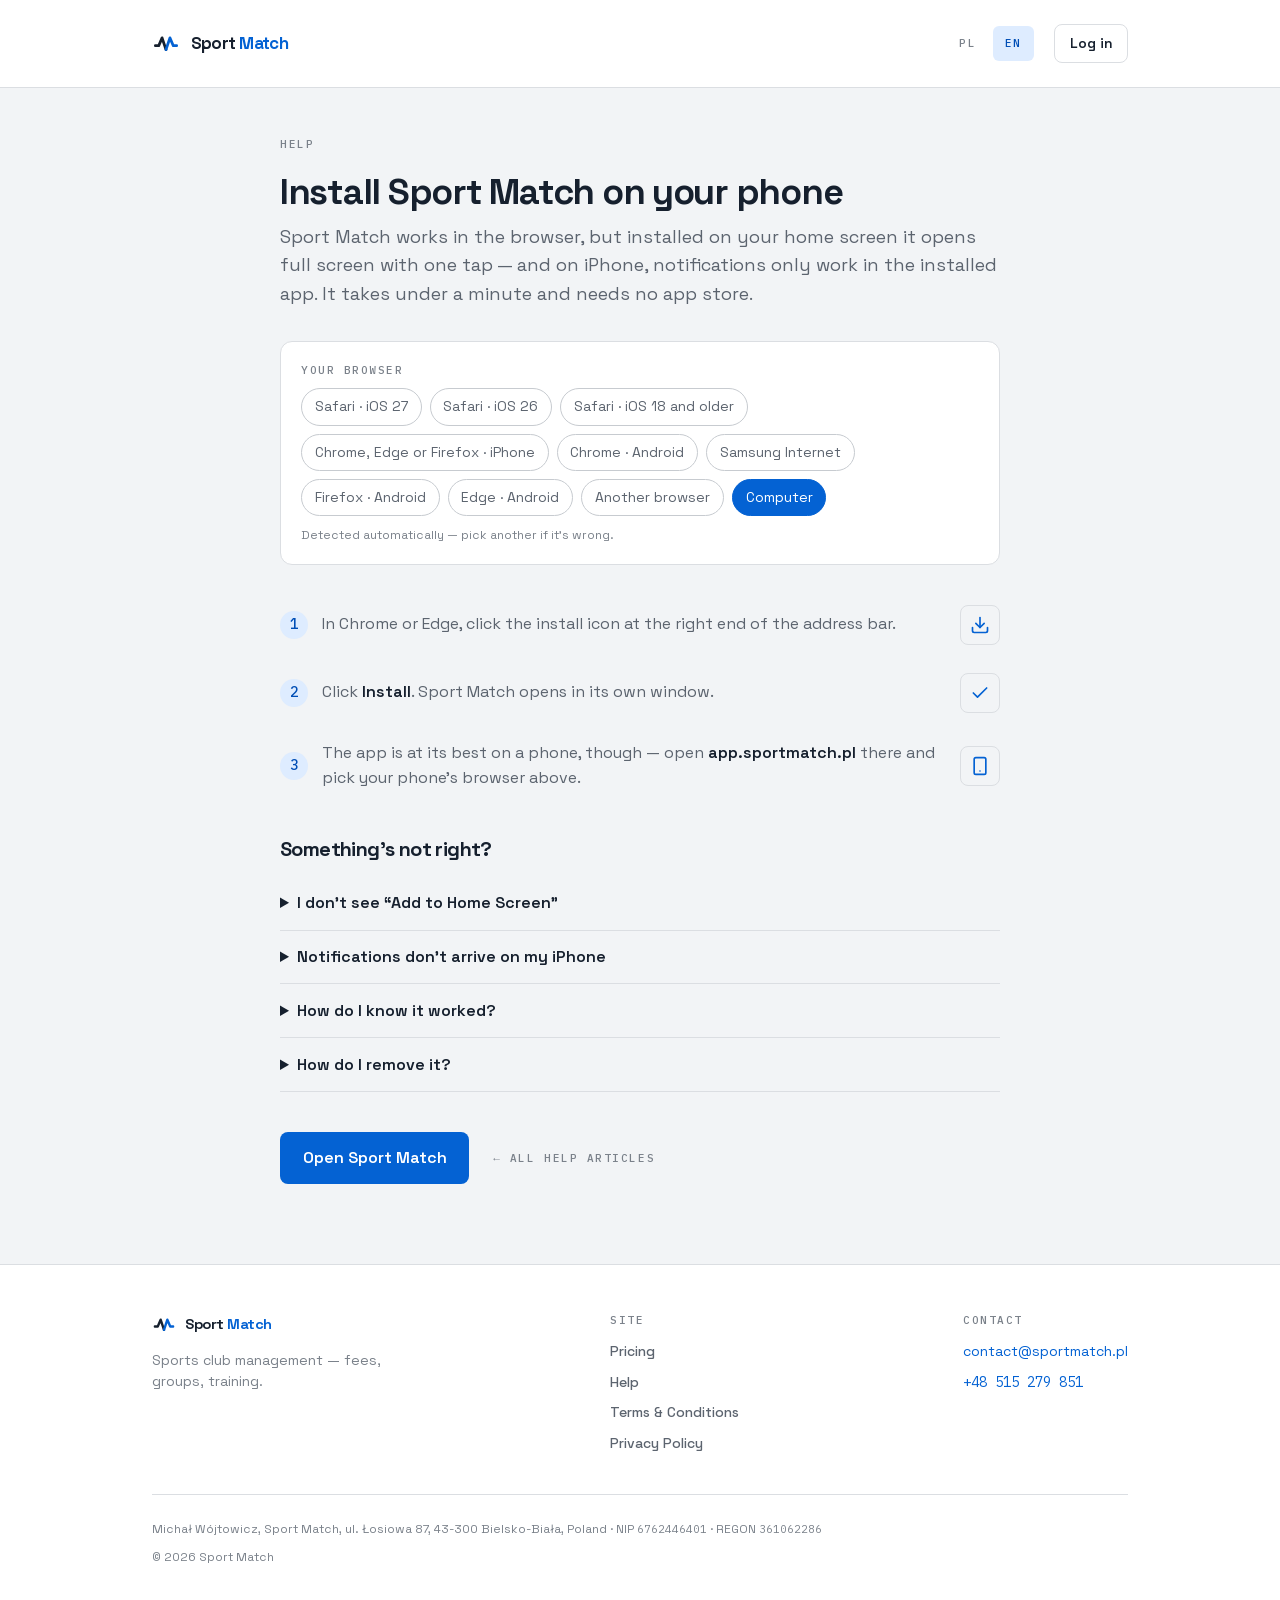
<file: help/install-app/index.html>
<!DOCTYPE html>
<html lang="en">
<head>
    <meta charset="UTF-8">
    <meta name="viewport" content="width=device-width, initial-scale=1.0">
    <title>Install the app — Sport Match help</title>
    <meta name="description" content="How to add Sport Match to your phone’s home screen — step by step with screenshots for Safari on iPhone and Chrome on Android.">
    <link rel="canonical" href="https://sportmatch.pl/help/install-app/">
    <link rel="alternate" hreflang="en" href="https://sportmatch.pl/help/install-app/">
    <link rel="alternate" hreflang="pl" href="https://sportmatch.pl/pomoc/instalacja-aplikacji/">
    <link rel="alternate" hreflang="x-default" href="https://sportmatch.pl/pomoc/instalacja-aplikacji/">
    <meta name="theme-color" content="#1a1d29">
    <link rel="icon" href="/favicon.ico" type="image/x-icon">
    <link rel="preload" href="/fonts/space-grotesk-300-700-latin.woff2" as="font" type="font/woff2" crossorigin>
    <link rel="stylesheet" href="/style.css">
    <script src="/script.js" defer></script>
    <script src="/help-assets/help.js" defer></script>
</head>
<body class="lang-en">
    <!-- Generated by tools/help/build.py from tools/help/content.py — edit those, not this file. -->
    <header class="site-header">
        <div class="container">
            <div class="topbar">
                <a href="/" class="lockup tone-auto">
                    <svg viewBox="0 0 100 100" role="img" aria-label="Sport Match">
                        <path d="M12 56 H24 L36 28 L50 70" fill="none" stroke="currentColor" stroke-width="10" stroke-linecap="round" stroke-linejoin="round"/>
                        <path d="M50 70 L64 28 L76 56 H88" fill="none" stroke="var(--chq-mark-accent)" stroke-width="10" stroke-linecap="round" stroke-linejoin="round"/>
                    </svg>
                    <span class="lockup-word">Sport <span>Match</span></span>
                </a>

                <div class="topbar-actions">
                    <div class="lang-switch">
                        <a class="lang-btn" href="/pomoc/instalacja-aplikacji/" hreflang="pl">PL</a>
                        <a class="lang-btn" href="/help/install-app/" hreflang="en" aria-current="page">EN</a>
                    </div>

                    <a href="https://app.sportmatch.pl" class="btn btn-sm btn-ghost">Log in</a>
                </div>
            </div>
        </div>
    </header>

    <main class="help">
        <div class="container">
            <nav class="help-crumbs" aria-label="Help">
                <a href="/help/">Help</a>
            </nav>

            <h1>Install Sport Match on your phone</h1>
            <p class="help-lead">Sport Match works in the browser, but installed on your home screen it opens full screen with one tap — and on iPhone, notifications only work in the installed app. It takes under a minute and needs no app store.</p>

            <div class="help-controls" hidden>
                <p class="help-label" id="browser-label">Your browser</p>
                <div class="help-chips" role="group" aria-labelledby="browser-label">
                    <button type="button" class="help-chip" data-browser="ios-safari-27" aria-pressed="false">Safari · iOS 27</button>
                    <button type="button" class="help-chip" data-browser="ios-safari" aria-pressed="false">Safari · iOS 26</button>
                    <button type="button" class="help-chip" data-browser="ios-safari-legacy" aria-pressed="false">Safari · iOS 18 and older</button>
                    <button type="button" class="help-chip" data-browser="ios-other" aria-pressed="false">Chrome, Edge or Firefox · iPhone</button>
                    <button type="button" class="help-chip" data-browser="android-chrome" aria-pressed="false">Chrome · Android</button>
                    <button type="button" class="help-chip" data-browser="android-samsung" aria-pressed="false">Samsung Internet</button>
                    <button type="button" class="help-chip" data-browser="android-firefox" aria-pressed="false">Firefox · Android</button>
                    <button type="button" class="help-chip" data-browser="android-edge" aria-pressed="false">Edge · Android</button>
                    <button type="button" class="help-chip" data-browser="android-other" aria-pressed="false">Another browser</button>
                    <button type="button" class="help-chip" data-browser="desktop" aria-pressed="false">Computer</button>
                </div>
                <p class="help-hint">Detected automatically — pick another if it’s wrong.</p>

                <div class="help-orientation">
                    <p class="help-label" id="orientation-label">Screen</p>
                    <div class="help-segmented" role="group" aria-labelledby="orientation-label">
                        <button type="button" data-orientation="portrait" aria-pressed="true">Portrait</button>
                        <button type="button" data-orientation="landscape" aria-pressed="false">Landscape</button>
                    </div>
                </div>
            </div>

            <section class="help-guide" data-browser="ios-safari-27" data-oriented aria-labelledby="guide-ios-safari-27">
                <h2 id="guide-ios-safari-27">Safari · iOS 27</h2>
                <ol class="help-steps" data-orientation="portrait">
                    <li class="help-step">
                        <div class="help-step-head">
                            <span class="help-step-num" aria-hidden="true">1</span>
                            <p>Tap the page menu button <b>≡</b> at the left end of the address bar, at the bottom of the screen.</p>
                            <span class="help-step-icon"><svg class="icon" viewBox="0 0 24 24" fill="none" stroke="currentColor" stroke-width="2" stroke-linecap="round" stroke-linejoin="round" aria-hidden="true"><path d="M15 12H3"/><path d="M17 18H3"/><path d="M21 6H3"/></svg></span>
                        </div>
                        <figure class="help-shot help-shot--portrait">
                            <div class="help-device help-device--iphone help-device--portrait">
                                <div class="help-device-body">
                                    <div class="help-device-screen">
                                        <img src="/help-assets/install/en/ios-27-portrait-1.webp" width="560" height="1218" alt="Screenshot: Tap the page menu button ≡ at the left end of the address bar, at the bottom of the screen." loading="lazy"><span class="help-ring" style="left:21.19%;top:90.07%;width:14.34%;height:6.59%"></span>
                                        <span class="help-device-camera" aria-hidden="true"></span>
                                    </div>
                                </div>
                            </div>
                        </figure>
                    </li>
                    <li class="help-step">
                        <div class="help-step-head">
                            <span class="help-step-num" aria-hidden="true">2</span>
                            <p>Tap <b>Share</b>.</p>
                            <span class="help-step-icon"><svg class="icon" viewBox="0 0 24 24" fill="none" stroke="currentColor" stroke-width="2" stroke-linecap="round" stroke-linejoin="round" aria-hidden="true"><path d="M4 12v8a2 2 0 0 0 2 2h12a2 2 0 0 0 2-2v-8"/><polyline points="16 6 12 2 8 6"/><line x1="12" x2="12" y1="2" y2="15"/></svg></span>
                        </div>
                        <figure class="help-shot help-shot--portrait">
                            <div class="help-device help-device--iphone help-device--portrait">
                                <div class="help-device-body">
                                    <div class="help-device-screen">
                                        <img src="/help-assets/install/en/ios-27-portrait-2.webp" width="560" height="1218" alt="Screenshot: Tap Share." loading="lazy"><span class="help-ring" style="left:19.36%;top:44.42%;width:64.59%;height:5.91%"></span>
                                        <span class="help-device-camera" aria-hidden="true"></span>
                                    </div>
                                </div>
                            </div>
                        </figure>
                    </li>
                    <li class="help-step">
                        <div class="help-step-head">
                            <span class="help-step-num" aria-hidden="true">3</span>
                            <p>Tap <b>View More</b>.</p>
                            <span class="help-step-icon"><svg class="icon" viewBox="0 0 24 24" fill="none" stroke="currentColor" stroke-width="2" stroke-linecap="round" stroke-linejoin="round" aria-hidden="true"><path d="m6 9 6 6 6-6"/></svg></span>
                        </div>
                        <figure class="help-shot help-shot--portrait">
                            <div class="help-device help-device--iphone help-device--portrait">
                                <div class="help-device-body">
                                    <div class="help-device-screen">
                                        <img src="/help-assets/install/en/ios-27-portrait-3.webp" width="560" height="1218" alt="Screenshot: Tap View More." loading="lazy"><span class="help-ring" style="left:71.35%;top:83.05%;width:22.80%;height:16.47%"></span>
                                        <span class="help-device-camera" aria-hidden="true"></span>
                                    </div>
                                </div>
                            </div>
                        </figure>
                    </li>
                    <li class="help-step">
                        <div class="help-step-head">
                            <span class="help-step-num" aria-hidden="true">4</span>
                            <p>Tap <b>Add to Home Screen</b>.</p>
                            <span class="help-step-icon"><svg class="icon" viewBox="0 0 24 24" fill="none" stroke="currentColor" stroke-width="2" stroke-linecap="round" stroke-linejoin="round" aria-hidden="true"><rect width="18" height="18" x="3" y="3" rx="2"/><path d="M8 12h8"/><path d="M12 8v8"/></svg></span>
                        </div>
                        <figure class="help-shot help-shot--portrait">
                            <div class="help-device help-device--iphone help-device--portrait">
                                <div class="help-device-body">
                                    <div class="help-device-screen">
                                        <img src="/help-assets/install/en/ios-27-portrait-4.webp" width="560" height="1218" alt="Screenshot: Tap Add to Home Screen." loading="lazy"><span class="help-ring" style="left:2.78%;top:69.47%;width:94.44%;height:6.86%"></span>
                                        <span class="help-device-camera" aria-hidden="true"></span>
                                    </div>
                                </div>
                            </div>
                        </figure>
                    </li>
                    <li class="help-step">
                        <div class="help-step-head">
                            <span class="help-step-num" aria-hidden="true">5</span>
                            <p>Leave <b>Open as Web App</b> switched on and tap <b>Add</b>.</p>
                            <span class="help-step-icon"><svg class="icon" viewBox="0 0 24 24" fill="none" stroke="currentColor" stroke-width="2" stroke-linecap="round" stroke-linejoin="round" aria-hidden="true"><rect width="20" height="12" x="2" y="6" rx="6" ry="6"/><circle cx="16" cy="12" r="2"/></svg></span>
                        </div>
                        <figure class="help-shot help-shot--portrait">
                            <div class="help-device help-device--iphone help-device--portrait">
                                <div class="help-device-body">
                                    <div class="help-device-screen">
                                        <img src="/help-assets/install/en/ios-27-portrait-5.webp" width="560" height="1218" alt="Screenshot: Leave Open as Web App switched on and tap Add." loading="lazy"><span class="help-ring" style="left:79.89%;top:8.83%;width:16.33%;height:5.22%"></span>
                                        <span class="help-device-camera" aria-hidden="true"></span>
                                    </div>
                                </div>
                            </div>
                        </figure>
                    </li>
                    <li class="help-step">
                        <div class="help-step-head">
                            <span class="help-step-num" aria-hidden="true">6</span>
                            <p>Sport Match is on your home screen. Open it from there from now on.</p>
                            <span class="help-step-icon"><svg class="icon" viewBox="0 0 24 24" fill="none" stroke="currentColor" stroke-width="2" stroke-linecap="round" stroke-linejoin="round" aria-hidden="true"><path d="M15 21v-8a1 1 0 0 0-1-1h-4a1 1 0 0 0-1 1v8"/><path d="M3 10a2 2 0 0 1 .709-1.528l7-6a2 2 0 0 1 2.582 0l7 6A2 2 0 0 1 21 10v9a2 2 0 0 1-2 2H5a2 2 0 0 1-2-2z"/></svg></span>
                        </div>
                        <figure class="help-shot help-shot--home">
                            <div class="help-shot-crop"><img src="/help-assets/install/en/ios-27-home.webp" width="480" height="450" alt="Screenshot: Sport Match is on your home screen. Open it from there from now on." loading="lazy"></div>
                        </figure>
                    </li>
                </ol>
                <ol class="help-steps" data-orientation="landscape">
                    <li class="help-step">
                        <div class="help-step-head">
                            <span class="help-step-num" aria-hidden="true">1</span>
                            <p>Tap <b>Share</b> in the toolbar at the top of the screen.</p>
                            <span class="help-step-icon"><svg class="icon" viewBox="0 0 24 24" fill="none" stroke="currentColor" stroke-width="2" stroke-linecap="round" stroke-linejoin="round" aria-hidden="true"><path d="M4 12v8a2 2 0 0 0 2 2h12a2 2 0 0 0 2-2v-8"/><polyline points="16 6 12 2 8 6"/><line x1="12" x2="12" y1="2" y2="15"/></svg></span>
                        </div>
                        <figure class="help-shot help-shot--landscape">
                            <div class="help-device help-device--iphone help-device--landscape">
                                <div class="help-device-body">
                                    <div class="help-device-screen">
                                        <img src="/help-assets/install/en/ios-27-landscape-1.webp" width="1120" height="515" alt="Screenshot: Tap Share in the toolbar at the top of the screen." loading="lazy"><span class="help-ring" style="left:75.46%;top:0.00%;width:7.43%;height:16.17%"></span>
                                        <span class="help-device-camera" aria-hidden="true"></span>
                                    </div>
                                </div>
                            </div>
                        </figure>
                    </li>
                    <li class="help-step">
                        <div class="help-step-head">
                            <span class="help-step-num" aria-hidden="true">2</span>
                            <p>Tap <b>Add to Home Screen</b>.</p>
                            <span class="help-step-icon"><svg class="icon" viewBox="0 0 24 24" fill="none" stroke="currentColor" stroke-width="2" stroke-linecap="round" stroke-linejoin="round" aria-hidden="true"><rect width="18" height="18" x="3" y="3" rx="2"/><path d="M8 12h8"/><path d="M12 8v8"/></svg></span>
                        </div>
                        <figure class="help-shot help-shot--landscape">
                            <div class="help-device help-device--iphone help-device--landscape">
                                <div class="help-device-body">
                                    <div class="help-device-screen">
                                        <img src="/help-assets/install/en/ios-27-landscape-2.webp" width="1120" height="515" alt="Screenshot: Tap Add to Home Screen." loading="lazy"><span class="help-ring" style="left:11.04%;top:32.22%;width:77.84%;height:17.74%"></span>
                                        <span class="help-device-camera" aria-hidden="true"></span>
                                    </div>
                                </div>
                            </div>
                        </figure>
                    </li>
                    <li class="help-step">
                        <div class="help-step-head">
                            <span class="help-step-num" aria-hidden="true">3</span>
                            <p>Tap <b>Add</b> in the top-right corner. (<b>Open as Web App</b>, hidden under the keyboard here, is on by default — leave it on.)</p>
                            <span class="help-step-icon"><svg class="icon" viewBox="0 0 24 24" fill="none" stroke="currentColor" stroke-width="2" stroke-linecap="round" stroke-linejoin="round" aria-hidden="true"><path d="M20 6 9 17l-5-5"/></svg></span>
                        </div>
                        <figure class="help-shot help-shot--landscape">
                            <div class="help-device help-device--iphone help-device--landscape">
                                <div class="help-device-body">
                                    <div class="help-device-screen">
                                        <img src="/help-assets/install/en/ios-27-landscape-3.webp" width="1120" height="515" alt="Screenshot: Tap Add in the top-right corner. (Open as Web App, hidden under the keyboard here, is on by default — leave it on.)" loading="lazy"><span class="help-ring" style="left:87.59%;top:4.36%;width:8.81%;height:14.18%"></span>
                                        <span class="help-device-camera" aria-hidden="true"></span>
                                    </div>
                                </div>
                            </div>
                        </figure>
                    </li>
                    <li class="help-step">
                        <div class="help-step-head">
                            <span class="help-step-num" aria-hidden="true">4</span>
                            <p>Sport Match is on your home screen. Open it from there from now on.</p>
                            <span class="help-step-icon"><svg class="icon" viewBox="0 0 24 24" fill="none" stroke="currentColor" stroke-width="2" stroke-linecap="round" stroke-linejoin="round" aria-hidden="true"><path d="M15 21v-8a1 1 0 0 0-1-1h-4a1 1 0 0 0-1 1v8"/><path d="M3 10a2 2 0 0 1 .709-1.528l7-6a2 2 0 0 1 2.582 0l7 6A2 2 0 0 1 21 10v9a2 2 0 0 1-2 2H5a2 2 0 0 1-2-2z"/></svg></span>
                        </div>
                        <figure class="help-shot help-shot--home">
                            <div class="help-shot-crop"><img src="/help-assets/install/en/ios-27-home.webp" width="480" height="450" alt="Screenshot: Sport Match is on your home screen. Open it from there from now on." loading="lazy"></div>
                        </figure>
                    </li>
                </ol>
            </section>
            <section class="help-guide" data-browser="ios-safari" data-oriented aria-labelledby="guide-ios-safari">
                <h2 id="guide-ios-safari">Safari · iOS 26</h2>
                <ol class="help-steps" data-orientation="portrait">
                    <li class="help-step">
                        <div class="help-step-head">
                            <span class="help-step-num" aria-hidden="true">1</span>
                            <p>Tap <b>⋯</b> at the bottom right of the screen.</p>
                            <span class="help-step-icon"><svg class="icon" viewBox="0 0 24 24" fill="none" stroke="currentColor" stroke-width="2" stroke-linecap="round" stroke-linejoin="round" aria-hidden="true"><circle cx="12" cy="12" r="1"/><circle cx="19" cy="12" r="1"/><circle cx="5" cy="12" r="1"/></svg></span>
                        </div>
                        <figure class="help-shot help-shot--portrait">
                            <div class="help-device help-device--iphone help-device--portrait">
                                <div class="help-device-body">
                                    <div class="help-device-screen">
                                        <img src="/help-assets/install/en/ios-26-portrait-1.webp" width="560" height="1218" alt="Screenshot: Tap ⋯ at the bottom right of the screen." loading="lazy"><span class="help-ring" style="left:78.40%;top:90.07%;width:14.34%;height:6.59%"></span>
                                        <span class="help-device-camera" aria-hidden="true"></span>
                                    </div>
                                </div>
                            </div>
                        </figure>
                    </li>
                    <li class="help-step">
                        <div class="help-step-head">
                            <span class="help-step-num" aria-hidden="true">2</span>
                            <p>Tap <b>Share</b>.</p>
                            <span class="help-step-icon"><svg class="icon" viewBox="0 0 24 24" fill="none" stroke="currentColor" stroke-width="2" stroke-linecap="round" stroke-linejoin="round" aria-hidden="true"><path d="M4 12v8a2 2 0 0 0 2 2h12a2 2 0 0 0 2-2v-8"/><polyline points="16 6 12 2 8 6"/><line x1="12" x2="12" y1="2" y2="15"/></svg></span>
                        </div>
                        <figure class="help-shot help-shot--portrait">
                            <div class="help-device help-device--iphone help-device--portrait">
                                <div class="help-device-body">
                                    <div class="help-device-screen">
                                        <img src="/help-assets/install/en/ios-26-portrait-2.webp" width="560" height="1218" alt="Screenshot: Tap Share." loading="lazy"><span class="help-ring" style="left:29.31%;top:59.06%;width:64.59%;height:5.91%"></span>
                                        <span class="help-device-camera" aria-hidden="true"></span>
                                    </div>
                                </div>
                            </div>
                        </figure>
                    </li>
                    <li class="help-step">
                        <div class="help-step-head">
                            <span class="help-step-num" aria-hidden="true">3</span>
                            <p>Tap <b>View More</b>.</p>
                            <span class="help-step-icon"><svg class="icon" viewBox="0 0 24 24" fill="none" stroke="currentColor" stroke-width="2" stroke-linecap="round" stroke-linejoin="round" aria-hidden="true"><path d="m6 9 6 6 6-6"/></svg></span>
                        </div>
                        <figure class="help-shot help-shot--portrait">
                            <div class="help-device help-device--iphone help-device--portrait">
                                <div class="help-device-body">
                                    <div class="help-device-screen">
                                        <img src="/help-assets/install/en/ios-26-portrait-3.webp" width="560" height="1218" alt="Screenshot: Tap View More." loading="lazy"><span class="help-ring" style="left:71.52%;top:82.55%;width:22.80%;height:16.93%"></span>
                                        <span class="help-device-camera" aria-hidden="true"></span>
                                    </div>
                                </div>
                            </div>
                        </figure>
                    </li>
                    <li class="help-step">
                        <div class="help-step-head">
                            <span class="help-step-num" aria-hidden="true">4</span>
                            <p>Tap <b>Add to Home Screen</b>.</p>
                            <span class="help-step-icon"><svg class="icon" viewBox="0 0 24 24" fill="none" stroke="currentColor" stroke-width="2" stroke-linecap="round" stroke-linejoin="round" aria-hidden="true"><rect width="18" height="18" x="3" y="3" rx="2"/><path d="M8 12h8"/><path d="M12 8v8"/></svg></span>
                        </div>
                        <figure class="help-shot help-shot--portrait">
                            <div class="help-device help-device--iphone help-device--portrait">
                                <div class="help-device-body">
                                    <div class="help-device-screen">
                                        <img src="/help-assets/install/en/ios-26-portrait-4.webp" width="560" height="1218" alt="Screenshot: Tap Add to Home Screen." loading="lazy"><span class="help-ring" style="left:2.78%;top:69.85%;width:94.44%;height:6.86%"></span>
                                        <span class="help-device-camera" aria-hidden="true"></span>
                                    </div>
                                </div>
                            </div>
                        </figure>
                    </li>
                    <li class="help-step">
                        <div class="help-step-head">
                            <span class="help-step-num" aria-hidden="true">5</span>
                            <p>Leave <b>Open as Web App</b> switched on and tap <b>Add</b>.</p>
                            <span class="help-step-icon"><svg class="icon" viewBox="0 0 24 24" fill="none" stroke="currentColor" stroke-width="2" stroke-linecap="round" stroke-linejoin="round" aria-hidden="true"><rect width="20" height="12" x="2" y="6" rx="6" ry="6"/><circle cx="16" cy="12" r="2"/></svg></span>
                        </div>
                        <figure class="help-shot help-shot--portrait">
                            <div class="help-device help-device--iphone help-device--portrait">
                                <div class="help-device-body">
                                    <div class="help-device-screen">
                                        <img src="/help-assets/install/en/ios-26-portrait-5.webp" width="560" height="1218" alt="Screenshot: Leave Open as Web App switched on and tap Add." loading="lazy"><span class="help-ring" style="left:79.89%;top:9.98%;width:16.33%;height:5.22%"></span>
                                        <span class="help-device-camera" aria-hidden="true"></span>
                                    </div>
                                </div>
                            </div>
                        </figure>
                    </li>
                    <li class="help-step">
                        <div class="help-step-head">
                            <span class="help-step-num" aria-hidden="true">6</span>
                            <p>Sport Match is on your home screen. Open it from there from now on.</p>
                            <span class="help-step-icon"><svg class="icon" viewBox="0 0 24 24" fill="none" stroke="currentColor" stroke-width="2" stroke-linecap="round" stroke-linejoin="round" aria-hidden="true"><path d="M15 21v-8a1 1 0 0 0-1-1h-4a1 1 0 0 0-1 1v8"/><path d="M3 10a2 2 0 0 1 .709-1.528l7-6a2 2 0 0 1 2.582 0l7 6A2 2 0 0 1 21 10v9a2 2 0 0 1-2 2H5a2 2 0 0 1-2-2z"/></svg></span>
                        </div>
                        <figure class="help-shot help-shot--home">
                            <div class="help-shot-crop"><img src="/help-assets/install/en/ios-26-home.webp" width="480" height="450" alt="Screenshot: Sport Match is on your home screen. Open it from there from now on." loading="lazy"></div>
                        </figure>
                    </li>
                </ol>
                <ol class="help-steps" data-orientation="landscape">
                    <li class="help-step">
                        <div class="help-step-head">
                            <span class="help-step-num" aria-hidden="true">1</span>
                            <p>Tap <b>Share</b> in the toolbar at the top of the screen.</p>
                            <span class="help-step-icon"><svg class="icon" viewBox="0 0 24 24" fill="none" stroke="currentColor" stroke-width="2" stroke-linecap="round" stroke-linejoin="round" aria-hidden="true"><path d="M4 12v8a2 2 0 0 0 2 2h12a2 2 0 0 0 2-2v-8"/><polyline points="16 6 12 2 8 6"/><line x1="12" x2="12" y1="2" y2="15"/></svg></span>
                        </div>
                        <figure class="help-shot help-shot--landscape">
                            <div class="help-device help-device--iphone help-device--landscape">
                                <div class="help-device-body">
                                    <div class="help-device-screen">
                                        <img src="/help-assets/install/en/ios-26-landscape-1.webp" width="1120" height="515" alt="Screenshot: Tap Share in the toolbar at the top of the screen." loading="lazy"><span class="help-ring" style="left:75.46%;top:0.00%;width:7.43%;height:16.17%"></span>
                                        <span class="help-device-camera" aria-hidden="true"></span>
                                    </div>
                                </div>
                            </div>
                        </figure>
                    </li>
                    <li class="help-step">
                        <div class="help-step-head">
                            <span class="help-step-num" aria-hidden="true">2</span>
                            <p>Tap <b>Add to Home Screen</b>.</p>
                            <span class="help-step-icon"><svg class="icon" viewBox="0 0 24 24" fill="none" stroke="currentColor" stroke-width="2" stroke-linecap="round" stroke-linejoin="round" aria-hidden="true"><rect width="18" height="18" x="3" y="3" rx="2"/><path d="M8 12h8"/><path d="M12 8v8"/></svg></span>
                        </div>
                        <figure class="help-shot help-shot--landscape">
                            <div class="help-device help-device--iphone help-device--landscape">
                                <div class="help-device-body">
                                    <div class="help-device-screen">
                                        <img src="/help-assets/install/en/ios-26-landscape-2.webp" width="1120" height="515" alt="Screenshot: Tap Add to Home Screen." loading="lazy"><span class="help-ring" style="left:11.04%;top:33.79%;width:77.84%;height:17.74%"></span>
                                        <span class="help-device-camera" aria-hidden="true"></span>
                                    </div>
                                </div>
                            </div>
                        </figure>
                    </li>
                    <li class="help-step">
                        <div class="help-step-head">
                            <span class="help-step-num" aria-hidden="true">3</span>
                            <p>Tap <b>Add</b> in the top-right corner. (<b>Open as Web App</b>, hidden under the keyboard here, is on by default — leave it on.)</p>
                            <span class="help-step-icon"><svg class="icon" viewBox="0 0 24 24" fill="none" stroke="currentColor" stroke-width="2" stroke-linecap="round" stroke-linejoin="round" aria-hidden="true"><path d="M20 6 9 17l-5-5"/></svg></span>
                        </div>
                        <figure class="help-shot help-shot--landscape">
                            <div class="help-device help-device--iphone help-device--landscape">
                                <div class="help-device-body">
                                    <div class="help-device-screen">
                                        <img src="/help-assets/install/en/ios-26-landscape-3.webp" width="1120" height="515" alt="Screenshot: Tap Add in the top-right corner. (Open as Web App, hidden under the keyboard here, is on by default — leave it on.)" loading="lazy"><span class="help-ring" style="left:87.59%;top:4.36%;width:8.81%;height:14.18%"></span>
                                        <span class="help-device-camera" aria-hidden="true"></span>
                                    </div>
                                </div>
                            </div>
                        </figure>
                    </li>
                    <li class="help-step">
                        <div class="help-step-head">
                            <span class="help-step-num" aria-hidden="true">4</span>
                            <p>Sport Match is on your home screen. Open it from there from now on.</p>
                            <span class="help-step-icon"><svg class="icon" viewBox="0 0 24 24" fill="none" stroke="currentColor" stroke-width="2" stroke-linecap="round" stroke-linejoin="round" aria-hidden="true"><path d="M15 21v-8a1 1 0 0 0-1-1h-4a1 1 0 0 0-1 1v8"/><path d="M3 10a2 2 0 0 1 .709-1.528l7-6a2 2 0 0 1 2.582 0l7 6A2 2 0 0 1 21 10v9a2 2 0 0 1-2 2H5a2 2 0 0 1-2-2z"/></svg></span>
                        </div>
                        <figure class="help-shot help-shot--home">
                            <div class="help-shot-crop"><img src="/help-assets/install/en/ios-26-home.webp" width="480" height="450" alt="Screenshot: Sport Match is on your home screen. Open it from there from now on." loading="lazy"></div>
                        </figure>
                    </li>
                </ol>
            </section>
            <section class="help-guide" data-browser="ios-safari-legacy" data-oriented aria-labelledby="guide-ios-safari-legacy">
                <h2 id="guide-ios-safari-legacy">Safari · iOS 18 and older</h2>
                <ol class="help-steps" data-orientation="portrait">
                    <li class="help-step">
                        <div class="help-step-head">
                            <span class="help-step-num" aria-hidden="true">1</span>
                            <p>Tap <b>Share</b> in the toolbar at the bottom of the screen.</p>
                            <span class="help-step-icon"><svg class="icon" viewBox="0 0 24 24" fill="none" stroke="currentColor" stroke-width="2" stroke-linecap="round" stroke-linejoin="round" aria-hidden="true"><path d="M4 12v8a2 2 0 0 0 2 2h12a2 2 0 0 0 2-2v-8"/><polyline points="16 6 12 2 8 6"/><line x1="12" x2="12" y1="2" y2="15"/></svg></span>
                        </div>
                        <figure class="help-shot help-shot--portrait">
                            <div class="help-device help-device--iphone help-device--portrait">
                                <div class="help-device-body">
                                    <div class="help-device-screen">
                                        <img src="/help-assets/install/en/ios-17-portrait-1.webp" width="560" height="1215" alt="Screenshot: Tap Share in the toolbar at the bottom of the screen." loading="lazy"><span class="help-ring" style="left:41.21%;top:90.30%;width:17.67%;height:6.27%"></span>
                                        <span class="help-device-camera" aria-hidden="true"></span>
                                    </div>
                                </div>
                            </div>
                        </figure>
                    </li>
                    <li class="help-step">
                        <div class="help-step-head">
                            <span class="help-step-num" aria-hidden="true">2</span>
                            <p>Scroll down and tap <b>Add to Home Screen</b>.</p>
                            <span class="help-step-icon"><svg class="icon" viewBox="0 0 24 24" fill="none" stroke="currentColor" stroke-width="2" stroke-linecap="round" stroke-linejoin="round" aria-hidden="true"><rect width="18" height="18" x="3" y="3" rx="2"/><path d="M8 12h8"/><path d="M12 8v8"/></svg></span>
                        </div>
                        <figure class="help-shot help-shot--portrait">
                            <div class="help-device help-device--iphone help-device--portrait">
                                <div class="help-device-body">
                                    <div class="help-device-screen">
                                        <img src="/help-assets/install/en/ios-17-portrait-2.webp" width="560" height="1215" alt="Screenshot: Scroll down and tap Add to Home Screen." loading="lazy"><span class="help-ring" style="left:2.87%;top:67.25%;width:94.26%;height:7.02%"></span>
                                        <span class="help-device-camera" aria-hidden="true"></span>
                                    </div>
                                </div>
                            </div>
                        </figure>
                    </li>
                    <li class="help-step">
                        <div class="help-step-head">
                            <span class="help-step-num" aria-hidden="true">3</span>
                            <p>Tap <b>Add</b> in the top-right corner.</p>
                            <span class="help-step-icon"><svg class="icon" viewBox="0 0 24 24" fill="none" stroke="currentColor" stroke-width="2" stroke-linecap="round" stroke-linejoin="round" aria-hidden="true"><path d="M20 6 9 17l-5-5"/></svg></span>
                        </div>
                        <figure class="help-shot help-shot--portrait">
                            <div class="help-device help-device--iphone help-device--portrait">
                                <div class="help-device-body">
                                    <div class="help-device-screen">
                                        <img src="/help-assets/install/en/ios-17-portrait-3.webp" width="560" height="1215" alt="Screenshot: Tap Add in the top-right corner." loading="lazy"><span class="help-ring" style="left:86.59%;top:8.25%;width:12.58%;height:6.27%"></span>
                                        <span class="help-device-camera" aria-hidden="true"></span>
                                    </div>
                                </div>
                            </div>
                        </figure>
                    </li>
                    <li class="help-step">
                        <div class="help-step-head">
                            <span class="help-step-num" aria-hidden="true">4</span>
                            <p>Sport Match is on your home screen. Open it from there from now on.</p>
                            <span class="help-step-icon"><svg class="icon" viewBox="0 0 24 24" fill="none" stroke="currentColor" stroke-width="2" stroke-linecap="round" stroke-linejoin="round" aria-hidden="true"><path d="M15 21v-8a1 1 0 0 0-1-1h-4a1 1 0 0 0-1 1v8"/><path d="M3 10a2 2 0 0 1 .709-1.528l7-6a2 2 0 0 1 2.582 0l7 6A2 2 0 0 1 21 10v9a2 2 0 0 1-2 2H5a2 2 0 0 1-2-2z"/></svg></span>
                        </div>
                        <figure class="help-shot help-shot--home">
                            <div class="help-shot-crop"><img src="/help-assets/install/en/ios-17-home.webp" width="480" height="490" alt="Screenshot: Sport Match is on your home screen. Open it from there from now on." loading="lazy"></div>
                        </figure>
                    </li>
                </ol>
                <ol class="help-steps" data-orientation="landscape">
                    <li class="help-step">
                        <div class="help-step-head">
                            <span class="help-step-num" aria-hidden="true">1</span>
                            <p>Tap <b>Share</b> in the toolbar at the top of the screen.</p>
                            <span class="help-step-icon"><svg class="icon" viewBox="0 0 24 24" fill="none" stroke="currentColor" stroke-width="2" stroke-linecap="round" stroke-linejoin="round" aria-hidden="true"><path d="M4 12v8a2 2 0 0 0 2 2h12a2 2 0 0 0 2-2v-8"/><polyline points="16 6 12 2 8 6"/><line x1="12" x2="12" y1="2" y2="15"/></svg></span>
                        </div>
                        <figure class="help-shot help-shot--landscape">
                            <div class="help-device help-device--iphone help-device--landscape">
                                <div class="help-device-body">
                                    <div class="help-device-screen">
                                        <img src="/help-assets/install/en/ios-17-landscape-1.webp" width="1120" height="516" alt="Screenshot: Tap Share in the toolbar at the top of the screen." loading="lazy"><span class="help-ring" style="left:75.99%;top:0.00%;width:5.26%;height:14.37%"></span>
                                        <span class="help-device-camera" aria-hidden="true"></span>
                                    </div>
                                </div>
                            </div>
                        </figure>
                    </li>
                    <li class="help-step">
                        <div class="help-step-head">
                            <span class="help-step-num" aria-hidden="true">2</span>
                            <p>Scroll down and tap <b>Add to Home Screen</b>.</p>
                            <span class="help-step-icon"><svg class="icon" viewBox="0 0 24 24" fill="none" stroke="currentColor" stroke-width="2" stroke-linecap="round" stroke-linejoin="round" aria-hidden="true"><rect width="18" height="18" x="3" y="3" rx="2"/><path d="M8 12h8"/><path d="M12 8v8"/></svg></span>
                        </div>
                        <figure class="help-shot help-shot--landscape">
                            <div class="help-device help-device--iphone help-device--landscape">
                                <div class="help-device-body">
                                    <div class="help-device-screen">
                                        <img src="/help-assets/install/en/ios-17-landscape-2.webp" width="1120" height="516" alt="Screenshot: Scroll down and tap Add to Home Screen." loading="lazy"><span class="help-ring" style="left:17.34%;top:36.08%;width:65.31%;height:18.02%"></span>
                                        <span class="help-device-camera" aria-hidden="true"></span>
                                    </div>
                                </div>
                            </div>
                        </figure>
                    </li>
                    <li class="help-step">
                        <div class="help-step-head">
                            <span class="help-step-num" aria-hidden="true">3</span>
                            <p>Tap <b>Add</b> in the top-right corner.</p>
                            <span class="help-step-icon"><svg class="icon" viewBox="0 0 24 24" fill="none" stroke="currentColor" stroke-width="2" stroke-linecap="round" stroke-linejoin="round" aria-hidden="true"><path d="M20 6 9 17l-5-5"/></svg></span>
                        </div>
                        <figure class="help-shot help-shot--landscape">
                            <div class="help-device help-device--iphone help-device--landscape">
                                <div class="help-device-body">
                                    <div class="help-device-screen">
                                        <img src="/help-assets/install/en/ios-17-landscape-3.webp" width="1120" height="516" alt="Screenshot: Tap Add in the top-right corner." loading="lazy"><span class="help-ring" style="left:86.24%;top:0.00%;width:7.09%;height:16.41%"></span>
                                        <span class="help-device-camera" aria-hidden="true"></span>
                                    </div>
                                </div>
                            </div>
                        </figure>
                    </li>
                    <li class="help-step">
                        <div class="help-step-head">
                            <span class="help-step-num" aria-hidden="true">4</span>
                            <p>Sport Match is on your home screen. Open it from there from now on.</p>
                            <span class="help-step-icon"><svg class="icon" viewBox="0 0 24 24" fill="none" stroke="currentColor" stroke-width="2" stroke-linecap="round" stroke-linejoin="round" aria-hidden="true"><path d="M15 21v-8a1 1 0 0 0-1-1h-4a1 1 0 0 0-1 1v8"/><path d="M3 10a2 2 0 0 1 .709-1.528l7-6a2 2 0 0 1 2.582 0l7 6A2 2 0 0 1 21 10v9a2 2 0 0 1-2 2H5a2 2 0 0 1-2-2z"/></svg></span>
                        </div>
                        <figure class="help-shot help-shot--home">
                            <div class="help-shot-crop"><img src="/help-assets/install/en/ios-17-home.webp" width="480" height="490" alt="Screenshot: Sport Match is on your home screen. Open it from there from now on." loading="lazy"></div>
                        </figure>
                    </li>
                </ol>
            </section>
            <section class="help-guide" data-browser="ios-other" aria-labelledby="guide-ios-other">
                <h2 id="guide-ios-other">Chrome, Edge or Firefox · iPhone</h2>
                <ol class="help-steps" data-orientation="any">
                    <li class="help-step">
                        <div class="help-step-head">
                            <span class="help-step-num" aria-hidden="true">1</span>
                            <p>Tap <b>Share</b>. In Chrome it is at the right end of the address bar; in Edge and Firefox open the menu first.</p>
                            <span class="help-step-icon"><svg class="icon" viewBox="0 0 24 24" fill="none" stroke="currentColor" stroke-width="2" stroke-linecap="round" stroke-linejoin="round" aria-hidden="true"><path d="M4 12v8a2 2 0 0 0 2 2h12a2 2 0 0 0 2-2v-8"/><polyline points="16 6 12 2 8 6"/><line x1="12" x2="12" y1="2" y2="15"/></svg></span>
                        </div>
                    </li>
                    <li class="help-step">
                        <div class="help-step-head">
                            <span class="help-step-num" aria-hidden="true">2</span>
                            <p>Tap <b>Add to Home Screen</b> — under <b>View More</b> if you don’t see it.</p>
                            <span class="help-step-icon"><svg class="icon" viewBox="0 0 24 24" fill="none" stroke="currentColor" stroke-width="2" stroke-linecap="round" stroke-linejoin="round" aria-hidden="true"><rect width="18" height="18" x="3" y="3" rx="2"/><path d="M8 12h8"/><path d="M12 8v8"/></svg></span>
                        </div>
                    </li>
                    <li class="help-step">
                        <div class="help-step-head">
                            <span class="help-step-num" aria-hidden="true">3</span>
                            <p>Tap <b>Add</b>.</p>
                            <span class="help-step-icon"><svg class="icon" viewBox="0 0 24 24" fill="none" stroke="currentColor" stroke-width="2" stroke-linecap="round" stroke-linejoin="round" aria-hidden="true"><path d="M20 6 9 17l-5-5"/></svg></span>
                        </div>
                    </li>
                </ol>
            </section>
            <section class="help-guide" data-browser="android-chrome" data-oriented aria-labelledby="guide-android-chrome">
                <h2 id="guide-android-chrome">Chrome · Android</h2>
                <ol class="help-steps" data-orientation="portrait">
                    <li class="help-step">
                        <div class="help-step-head">
                            <span class="help-step-num" aria-hidden="true">1</span>
                            <p>Tap <b>⋮</b> in the top-right corner.</p>
                            <span class="help-step-icon"><svg class="icon" viewBox="0 0 24 24" fill="none" stroke="currentColor" stroke-width="2" stroke-linecap="round" stroke-linejoin="round" aria-hidden="true"><circle cx="12" cy="12" r="1"/><circle cx="12" cy="5" r="1"/><circle cx="12" cy="19" r="1"/></svg></span>
                        </div>
                        <figure class="help-shot help-shot--portrait">
                            <div class="help-device help-device--pixel help-device--portrait">
                                <div class="help-device-body">
                                    <div class="help-device-screen">
                                        <img src="/help-assets/install/en/android-portrait-1.webp" width="560" height="1250" alt="Screenshot: Tap ⋮ in the top-right corner." loading="lazy"><span class="help-ring" style="left:87.55%;top:4.92%;width:12.45%;height:6.96%"></span>
                                        <span class="help-device-camera" aria-hidden="true"></span>
                                    </div>
                                </div>
                            </div>
                        </figure>
                    </li>
                    <li class="help-step">
                        <div class="help-step-head">
                            <span class="help-step-num" aria-hidden="true">2</span>
                            <p>Tap <b>Add to Home screen</b>.</p>
                            <span class="help-step-icon"><svg class="icon" viewBox="0 0 24 24" fill="none" stroke="currentColor" stroke-width="2" stroke-linecap="round" stroke-linejoin="round" aria-hidden="true"><rect width="18" height="18" x="3" y="3" rx="2"/><path d="M8 12h8"/><path d="M12 8v8"/></svg></span>
                        </div>
                        <figure class="help-shot help-shot--portrait">
                            <div class="help-device help-device--pixel help-device--portrait">
                                <div class="help-device-body">
                                    <div class="help-device-screen">
                                        <img src="/help-assets/install/en/android-portrait-2.webp" width="560" height="1250" alt="Screenshot: Tap Add to Home screen." loading="lazy"><span class="help-ring" style="left:36.92%;top:76.25%;width:62.87%;height:6.12%"></span>
                                        <span class="help-device-camera" aria-hidden="true"></span>
                                    </div>
                                </div>
                            </div>
                        </figure>
                    </li>
                    <li class="help-step">
                        <div class="help-step-head">
                            <span class="help-step-num" aria-hidden="true">3</span>
                            <p>Choose <b>Install</b> — it installs Sport Match as an app, not just a shortcut.</p>
                            <span class="help-step-icon"><svg class="icon" viewBox="0 0 24 24" fill="none" stroke="currentColor" stroke-width="2" stroke-linecap="round" stroke-linejoin="round" aria-hidden="true"><path d="M21 15v4a2 2 0 0 1-2 2H5a2 2 0 0 1-2-2v-4"/><polyline points="7 10 12 15 17 10"/><line x1="12" x2="12" y1="15" y2="3"/></svg></span>
                        </div>
                        <figure class="help-shot help-shot--portrait">
                            <div class="help-device help-device--pixel help-device--portrait">
                                <div class="help-device-body">
                                    <div class="help-device-screen">
                                        <img src="/help-assets/install/en/android-portrait-3.webp" width="560" height="1250" alt="Screenshot: Choose Install — it installs Sport Match as an app, not just a shortcut." loading="lazy"><span class="help-ring" style="left:4.43%;top:79.92%;width:91.15%;height:8.22%"></span>
                                        <span class="help-device-camera" aria-hidden="true"></span>
                                    </div>
                                </div>
                            </div>
                        </figure>
                    </li>
                    <li class="help-step">
                        <div class="help-step-head">
                            <span class="help-step-num" aria-hidden="true">4</span>
                            <p>Confirm with <b>Install</b>. The icon appears on your home screen and in the app list.</p>
                            <span class="help-step-icon"><svg class="icon" viewBox="0 0 24 24" fill="none" stroke="currentColor" stroke-width="2" stroke-linecap="round" stroke-linejoin="round" aria-hidden="true"><path d="M20 6 9 17l-5-5"/></svg></span>
                        </div>
                        <figure class="help-shot help-shot--portrait">
                            <div class="help-device help-device--pixel help-device--portrait">
                                <div class="help-device-body">
                                    <div class="help-device-screen">
                                        <img src="/help-assets/install/en/android-portrait-4.webp" width="560" height="1250" alt="Screenshot: Confirm with Install. The icon appears on your home screen and in the app list." loading="lazy"><span class="help-ring" style="left:71.92%;top:59.51%;width:23.02%;height:6.12%"></span>
                                        <span class="help-device-camera" aria-hidden="true"></span>
                                    </div>
                                </div>
                            </div>
                        </figure>
                    </li>
                </ol>
                <ol class="help-steps" data-orientation="landscape">
                    <li class="help-step">
                        <div class="help-step-head">
                            <span class="help-step-num" aria-hidden="true">1</span>
                            <p>Tap <b>⋮</b> in the top-right corner.</p>
                            <span class="help-step-icon"><svg class="icon" viewBox="0 0 24 24" fill="none" stroke="currentColor" stroke-width="2" stroke-linecap="round" stroke-linejoin="round" aria-hidden="true"><circle cx="12" cy="12" r="1"/><circle cx="12" cy="5" r="1"/><circle cx="12" cy="19" r="1"/></svg></span>
                        </div>
                        <figure class="help-shot help-shot--landscape">
                            <div class="help-device help-device--pixel help-device--landscape">
                                <div class="help-device-body">
                                    <div class="help-device-screen">
                                        <img src="/help-assets/install/en/android-landscape-1.webp" width="1120" height="502" alt="Screenshot: Tap ⋮ in the top-right corner." loading="lazy"><span class="help-ring" style="left:93.76%;top:9.51%;width:6.24%;height:18.48%"></span>
                                        <span class="help-device-camera" aria-hidden="true"></span>
                                    </div>
                                </div>
                            </div>
                        </figure>
                    </li>
                    <li class="help-step">
                        <div class="help-step-head">
                            <span class="help-step-num" aria-hidden="true">2</span>
                            <p>Scroll the menu down and tap <b>Add to Home screen</b>.</p>
                            <span class="help-step-icon"><svg class="icon" viewBox="0 0 24 24" fill="none" stroke="currentColor" stroke-width="2" stroke-linecap="round" stroke-linejoin="round" aria-hidden="true"><rect width="18" height="18" x="3" y="3" rx="2"/><path d="M8 12h8"/><path d="M12 8v8"/></svg></span>
                        </div>
                        <figure class="help-shot help-shot--landscape">
                            <div class="help-device help-device--pixel help-device--landscape">
                                <div class="help-device-body">
                                    <div class="help-device-screen">
                                        <img src="/help-assets/install/en/android-landscape-2.webp" width="1120" height="502" alt="Screenshot: Scroll the menu down and tap Add to Home screen." loading="lazy"><span class="help-ring" style="left:71.07%;top:41.69%;width:28.93%;height:16.60%"></span>
                                        <span class="help-device-camera" aria-hidden="true"></span>
                                    </div>
                                </div>
                            </div>
                        </figure>
                    </li>
                    <li class="help-step">
                        <div class="help-step-head">
                            <span class="help-step-num" aria-hidden="true">3</span>
                            <p>Choose <b>Install</b> — it installs Sport Match as an app, not just a shortcut.</p>
                            <span class="help-step-icon"><svg class="icon" viewBox="0 0 24 24" fill="none" stroke="currentColor" stroke-width="2" stroke-linecap="round" stroke-linejoin="round" aria-hidden="true"><path d="M21 15v4a2 2 0 0 1-2 2H5a2 2 0 0 1-2-2v-4"/><polyline points="7 10 12 15 17 10"/><line x1="12" x2="12" y1="15" y2="3"/></svg></span>
                        </div>
                        <figure class="help-shot help-shot--landscape">
                            <div class="help-device help-device--pixel help-device--landscape">
                                <div class="help-device-body">
                                    <div class="help-device-screen">
                                        <img src="/help-assets/install/en/android-landscape-3.webp" width="1120" height="502" alt="Screenshot: Choose Install — it installs Sport Match as an app, not just a shortcut." loading="lazy"><span class="help-ring" style="left:22.54%;top:53.73%;width:60.38%;height:21.29%"></span>
                                        <span class="help-device-camera" aria-hidden="true"></span>
                                    </div>
                                </div>
                            </div>
                        </figure>
                    </li>
                    <li class="help-step">
                        <div class="help-step-head">
                            <span class="help-step-num" aria-hidden="true">4</span>
                            <p>Confirm with <b>Install</b>. The icon appears on your home screen and in the app list.</p>
                            <span class="help-step-icon"><svg class="icon" viewBox="0 0 24 24" fill="none" stroke="currentColor" stroke-width="2" stroke-linecap="round" stroke-linejoin="round" aria-hidden="true"><path d="M20 6 9 17l-5-5"/></svg></span>
                        </div>
                        <figure class="help-shot help-shot--landscape">
                            <div class="help-device help-device--pixel help-device--landscape">
                                <div class="help-device-body">
                                    <div class="help-device-screen">
                                        <img src="/help-assets/install/en/android-landscape-4.webp" width="1120" height="502" alt="Screenshot: Confirm with Install. The icon appears on your home screen and in the app list." loading="lazy"><span class="help-ring" style="left:73.10%;top:69.74%;width:11.64%;height:16.60%"></span>
                                        <span class="help-device-camera" aria-hidden="true"></span>
                                    </div>
                                </div>
                            </div>
                        </figure>
                    </li>
                </ol>
            </section>
            <section class="help-guide" data-browser="android-samsung" aria-labelledby="guide-android-samsung">
                <h2 id="guide-android-samsung">Samsung Internet</h2>
                <ol class="help-steps" data-orientation="any">
                    <li class="help-step">
                        <div class="help-step-head">
                            <span class="help-step-num" aria-hidden="true">1</span>
                            <p>Tap <b>≡</b> in the toolbar at the bottom.</p>
                            <span class="help-step-icon"><svg class="icon" viewBox="0 0 24 24" fill="none" stroke="currentColor" stroke-width="2" stroke-linecap="round" stroke-linejoin="round" aria-hidden="true"><line x1="4" x2="20" y1="12" y2="12"/><line x1="4" x2="20" y1="6" y2="6"/><line x1="4" x2="20" y1="18" y2="18"/></svg></span>
                        </div>
                    </li>
                    <li class="help-step">
                        <div class="help-step-head">
                            <span class="help-step-num" aria-hidden="true">2</span>
                            <p>Tap <b>Add page to</b>.</p>
                            <span class="help-step-icon"><svg class="icon" viewBox="0 0 24 24" fill="none" stroke="currentColor" stroke-width="2" stroke-linecap="round" stroke-linejoin="round" aria-hidden="true"><rect width="18" height="18" x="3" y="3" rx="2"/><path d="M8 12h8"/><path d="M12 8v8"/></svg></span>
                        </div>
                    </li>
                    <li class="help-step">
                        <div class="help-step-head">
                            <span class="help-step-num" aria-hidden="true">3</span>
                            <p>Choose <b>Home screen</b> and tap <b>Add</b>.</p>
                            <span class="help-step-icon"><svg class="icon" viewBox="0 0 24 24" fill="none" stroke="currentColor" stroke-width="2" stroke-linecap="round" stroke-linejoin="round" aria-hidden="true"><path d="M15 21v-8a1 1 0 0 0-1-1h-4a1 1 0 0 0-1 1v8"/><path d="M3 10a2 2 0 0 1 .709-1.528l7-6a2 2 0 0 1 2.582 0l7 6A2 2 0 0 1 21 10v9a2 2 0 0 1-2 2H5a2 2 0 0 1-2-2z"/></svg></span>
                        </div>
                    </li>
                </ol>
            </section>
            <section class="help-guide" data-browser="android-firefox" aria-labelledby="guide-android-firefox">
                <h2 id="guide-android-firefox">Firefox · Android</h2>
                <ol class="help-steps" data-orientation="any">
                    <li class="help-step">
                        <div class="help-step-head">
                            <span class="help-step-num" aria-hidden="true">1</span>
                            <p>Tap <b>⋮</b> next to the address bar.</p>
                            <span class="help-step-icon"><svg class="icon" viewBox="0 0 24 24" fill="none" stroke="currentColor" stroke-width="2" stroke-linecap="round" stroke-linejoin="round" aria-hidden="true"><circle cx="12" cy="12" r="1"/><circle cx="12" cy="5" r="1"/><circle cx="12" cy="19" r="1"/></svg></span>
                        </div>
                    </li>
                    <li class="help-step">
                        <div class="help-step-head">
                            <span class="help-step-num" aria-hidden="true">2</span>
                            <p>Tap <b>Add app to Home screen</b>.</p>
                            <span class="help-step-icon"><svg class="icon" viewBox="0 0 24 24" fill="none" stroke="currentColor" stroke-width="2" stroke-linecap="round" stroke-linejoin="round" aria-hidden="true"><rect width="18" height="18" x="3" y="3" rx="2"/><path d="M8 12h8"/><path d="M12 8v8"/></svg></span>
                        </div>
                    </li>
                    <li class="help-step">
                        <div class="help-step-head">
                            <span class="help-step-num" aria-hidden="true">3</span>
                            <p>Tap <b>Add</b>.</p>
                            <span class="help-step-icon"><svg class="icon" viewBox="0 0 24 24" fill="none" stroke="currentColor" stroke-width="2" stroke-linecap="round" stroke-linejoin="round" aria-hidden="true"><path d="M20 6 9 17l-5-5"/></svg></span>
                        </div>
                    </li>
                </ol>
            </section>
            <section class="help-guide" data-browser="android-edge" aria-labelledby="guide-android-edge">
                <h2 id="guide-android-edge">Edge · Android</h2>
                <ol class="help-steps" data-orientation="any">
                    <li class="help-step">
                        <div class="help-step-head">
                            <span class="help-step-num" aria-hidden="true">1</span>
                            <p>Tap <b>⋯</b> in the toolbar at the bottom.</p>
                            <span class="help-step-icon"><svg class="icon" viewBox="0 0 24 24" fill="none" stroke="currentColor" stroke-width="2" stroke-linecap="round" stroke-linejoin="round" aria-hidden="true"><circle cx="12" cy="12" r="1"/><circle cx="19" cy="12" r="1"/><circle cx="5" cy="12" r="1"/></svg></span>
                        </div>
                    </li>
                    <li class="help-step">
                        <div class="help-step-head">
                            <span class="help-step-num" aria-hidden="true">2</span>
                            <p>Tap <b>Add to phone</b>.</p>
                            <span class="help-step-icon"><svg class="icon" viewBox="0 0 24 24" fill="none" stroke="currentColor" stroke-width="2" stroke-linecap="round" stroke-linejoin="round" aria-hidden="true"><rect width="14" height="20" x="5" y="2" rx="2" ry="2"/><path d="M12 18h.01"/></svg></span>
                        </div>
                    </li>
                    <li class="help-step">
                        <div class="help-step-head">
                            <span class="help-step-num" aria-hidden="true">3</span>
                            <p>Tap <b>Install</b>.</p>
                            <span class="help-step-icon"><svg class="icon" viewBox="0 0 24 24" fill="none" stroke="currentColor" stroke-width="2" stroke-linecap="round" stroke-linejoin="round" aria-hidden="true"><path d="M20 6 9 17l-5-5"/></svg></span>
                        </div>
                    </li>
                </ol>
            </section>
            <section class="help-guide" data-browser="android-other" aria-labelledby="guide-android-other">
                <h2 id="guide-android-other">Another browser</h2>
                <ol class="help-steps" data-orientation="any">
                    <li class="help-step">
                        <div class="help-step-head">
                            <span class="help-step-num" aria-hidden="true">1</span>
                            <p>Open your browser’s menu — usually <b>⋮</b> or <b>≡</b> next to the address bar.</p>
                            <span class="help-step-icon"><svg class="icon" viewBox="0 0 24 24" fill="none" stroke="currentColor" stroke-width="2" stroke-linecap="round" stroke-linejoin="round" aria-hidden="true"><circle cx="12" cy="12" r="1"/><circle cx="12" cy="5" r="1"/><circle cx="12" cy="19" r="1"/></svg></span>
                        </div>
                    </li>
                    <li class="help-step">
                        <div class="help-step-head">
                            <span class="help-step-num" aria-hidden="true">2</span>
                            <p>Look for <b>Install app</b> or <b>Add to Home screen</b>.</p>
                            <span class="help-step-icon"><svg class="icon" viewBox="0 0 24 24" fill="none" stroke="currentColor" stroke-width="2" stroke-linecap="round" stroke-linejoin="round" aria-hidden="true"><rect width="18" height="18" x="3" y="3" rx="2"/><path d="M8 12h8"/><path d="M12 8v8"/></svg></span>
                        </div>
                    </li>
                    <li class="help-step">
                        <div class="help-step-head">
                            <span class="help-step-num" aria-hidden="true">3</span>
                            <p>Confirm. If there is no such option, open the page in Chrome and follow its guide.</p>
                            <span class="help-step-icon"><svg class="icon" viewBox="0 0 24 24" fill="none" stroke="currentColor" stroke-width="2" stroke-linecap="round" stroke-linejoin="round" aria-hidden="true"><path d="M20 6 9 17l-5-5"/></svg></span>
                        </div>
                    </li>
                </ol>
            </section>
            <section class="help-guide" data-browser="desktop" aria-labelledby="guide-desktop">
                <h2 id="guide-desktop">Computer</h2>
                <ol class="help-steps" data-orientation="any">
                    <li class="help-step">
                        <div class="help-step-head">
                            <span class="help-step-num" aria-hidden="true">1</span>
                            <p>In Chrome or Edge, click the install icon at the right end of the address bar.</p>
                            <span class="help-step-icon"><svg class="icon" viewBox="0 0 24 24" fill="none" stroke="currentColor" stroke-width="2" stroke-linecap="round" stroke-linejoin="round" aria-hidden="true"><path d="M21 15v4a2 2 0 0 1-2 2H5a2 2 0 0 1-2-2v-4"/><polyline points="7 10 12 15 17 10"/><line x1="12" x2="12" y1="15" y2="3"/></svg></span>
                        </div>
                    </li>
                    <li class="help-step">
                        <div class="help-step-head">
                            <span class="help-step-num" aria-hidden="true">2</span>
                            <p>Click <b>Install</b>. Sport Match opens in its own window.</p>
                            <span class="help-step-icon"><svg class="icon" viewBox="0 0 24 24" fill="none" stroke="currentColor" stroke-width="2" stroke-linecap="round" stroke-linejoin="round" aria-hidden="true"><path d="M20 6 9 17l-5-5"/></svg></span>
                        </div>
                    </li>
                    <li class="help-step">
                        <div class="help-step-head">
                            <span class="help-step-num" aria-hidden="true">3</span>
                            <p>The app is at its best on a phone, though — open <b>app.sportmatch.pl</b> there and pick your phone’s browser above.</p>
                            <span class="help-step-icon"><svg class="icon" viewBox="0 0 24 24" fill="none" stroke="currentColor" stroke-width="2" stroke-linecap="round" stroke-linejoin="round" aria-hidden="true"><rect width="14" height="20" x="5" y="2" rx="2" ry="2"/><path d="M12 18h.01"/></svg></span>
                        </div>
                    </li>
                </ol>
            </section>

            <section class="help-faqs">
                <h2>Something’s not right?</h2>
                <details class="help-faq">
                    <summary>I don’t see “Add to Home Screen”</summary>
                    <p>You are probably in an app’s built-in browser — links opened from Facebook, Instagram, Messenger or an email app often are. Open the page in Safari (iPhone) or Chrome (Android) first: the built-in browser’s menu usually has <b>Open in browser</b>.</p>
                </details>
                <details class="help-faq">
                    <summary>Notifications don’t arrive on my iPhone</summary>
                    <p>An iPhone only delivers notifications to the installed app (iOS 16.4 or newer). Open Sport Match from its home screen icon, not from Safari, and switch notifications on in your settings there.</p>
                </details>
                <details class="help-faq">
                    <summary>How do I know it worked?</summary>
                    <p>Sport Match has its own icon on the home screen and opens without the browser’s address bar.</p>
                </details>
                <details class="help-faq">
                    <summary>How do I remove it?</summary>
                    <p>Touch and hold the icon, then choose <b>Remove App</b> (iPhone) or <b>Uninstall</b> (Android). Your account and club data stay as they are.</p>
                </details>
            </section>

            <p class="help-actions">
                <a class="btn btn-primary" href="https://app.sportmatch.pl">Open Sport Match</a>
                <a class="help-back" href="/help/">← All help articles</a>
            </p>
        </div>
    </main>

    <footer>
        <div class="container">
            <div class="footer-grid">
                <div class="footer-brand">
                    <a href="/" class="lockup tone-auto">
                        <svg viewBox="0 0 100 100" role="img" aria-label="Sport Match">
                            <path d="M12 56 H24 L36 28 L50 70" fill="none" stroke="currentColor" stroke-width="10" stroke-linecap="round" stroke-linejoin="round"/>
                            <path d="M50 70 L64 28 L76 56 H88" fill="none" stroke="var(--chq-mark-accent)" stroke-width="10" stroke-linecap="round" stroke-linejoin="round"/>
                        </svg>
                        <span class="lockup-word">Sport <span>Match</span></span>
                    </a>
                    <p class="footer-tagline" lang="pl">Zarządzanie klubem sportowym — składki, grupy, treningi.</p>
                    <p class="footer-tagline" lang="en">Sports club management — fees, groups, training.</p>
                </div>

                <nav class="footer-nav">
                    <p class="col-label" lang="pl">Serwis</p>
                    <p class="col-label" lang="en">Site</p>
                    <a href="/#pricing" lang="pl">Cennik</a>
                    <a href="/#pricing" lang="en">Pricing</a>
                    <a href="/pomoc/" lang="pl">Pomoc</a>
                    <a href="/help/" lang="en">Help</a>
                    <a href="/regulamin.html" lang="pl">Regulamin</a>
                    <a href="/terms-and-conditions.html" lang="en">Terms &amp; Conditions</a>
                    <a href="/polityka-prywatnosci.html" lang="pl">Polityka Prywatności</a>
                    <a href="/privacy-policy.html" lang="en">Privacy Policy</a>
                </nav>

                <div class="footer-contact">
                    <p class="col-label" lang="pl">Kontakt</p>
                    <p class="col-label" lang="en">Contact</p>
                    <a href="mailto:kontakt@sportmatch.pl" lang="pl">kontakt@sportmatch.pl</a>
                    <a href="mailto:contact@sportmatch.pl" lang="en">contact@sportmatch.pl</a>
                    <a class="data-num" href="tel:+48515279851">+48 515 279 851</a>
                </div>
            </div>

            <div class="footer-legal">
                <p lang="pl">Michał Wójtowicz, Sport Match, ul. Łosiowa 87, 43-300 Bielsko-Biała &middot; NIP <span class="data-num">6762446401</span> &middot; REGON <span class="data-num">361062286</span></p>
                <p lang="en">Michał Wójtowicz, Sport Match, ul. Łosiowa 87, 43-300 Bielsko-Biała, Poland &middot; NIP <span class="data-num">6762446401</span> &middot; REGON <span class="data-num">361062286</span></p>
                <p>&copy; 2026 Sport Match</p>
            </div>
        </div>
    </footer>
</body>
</html>
</file>
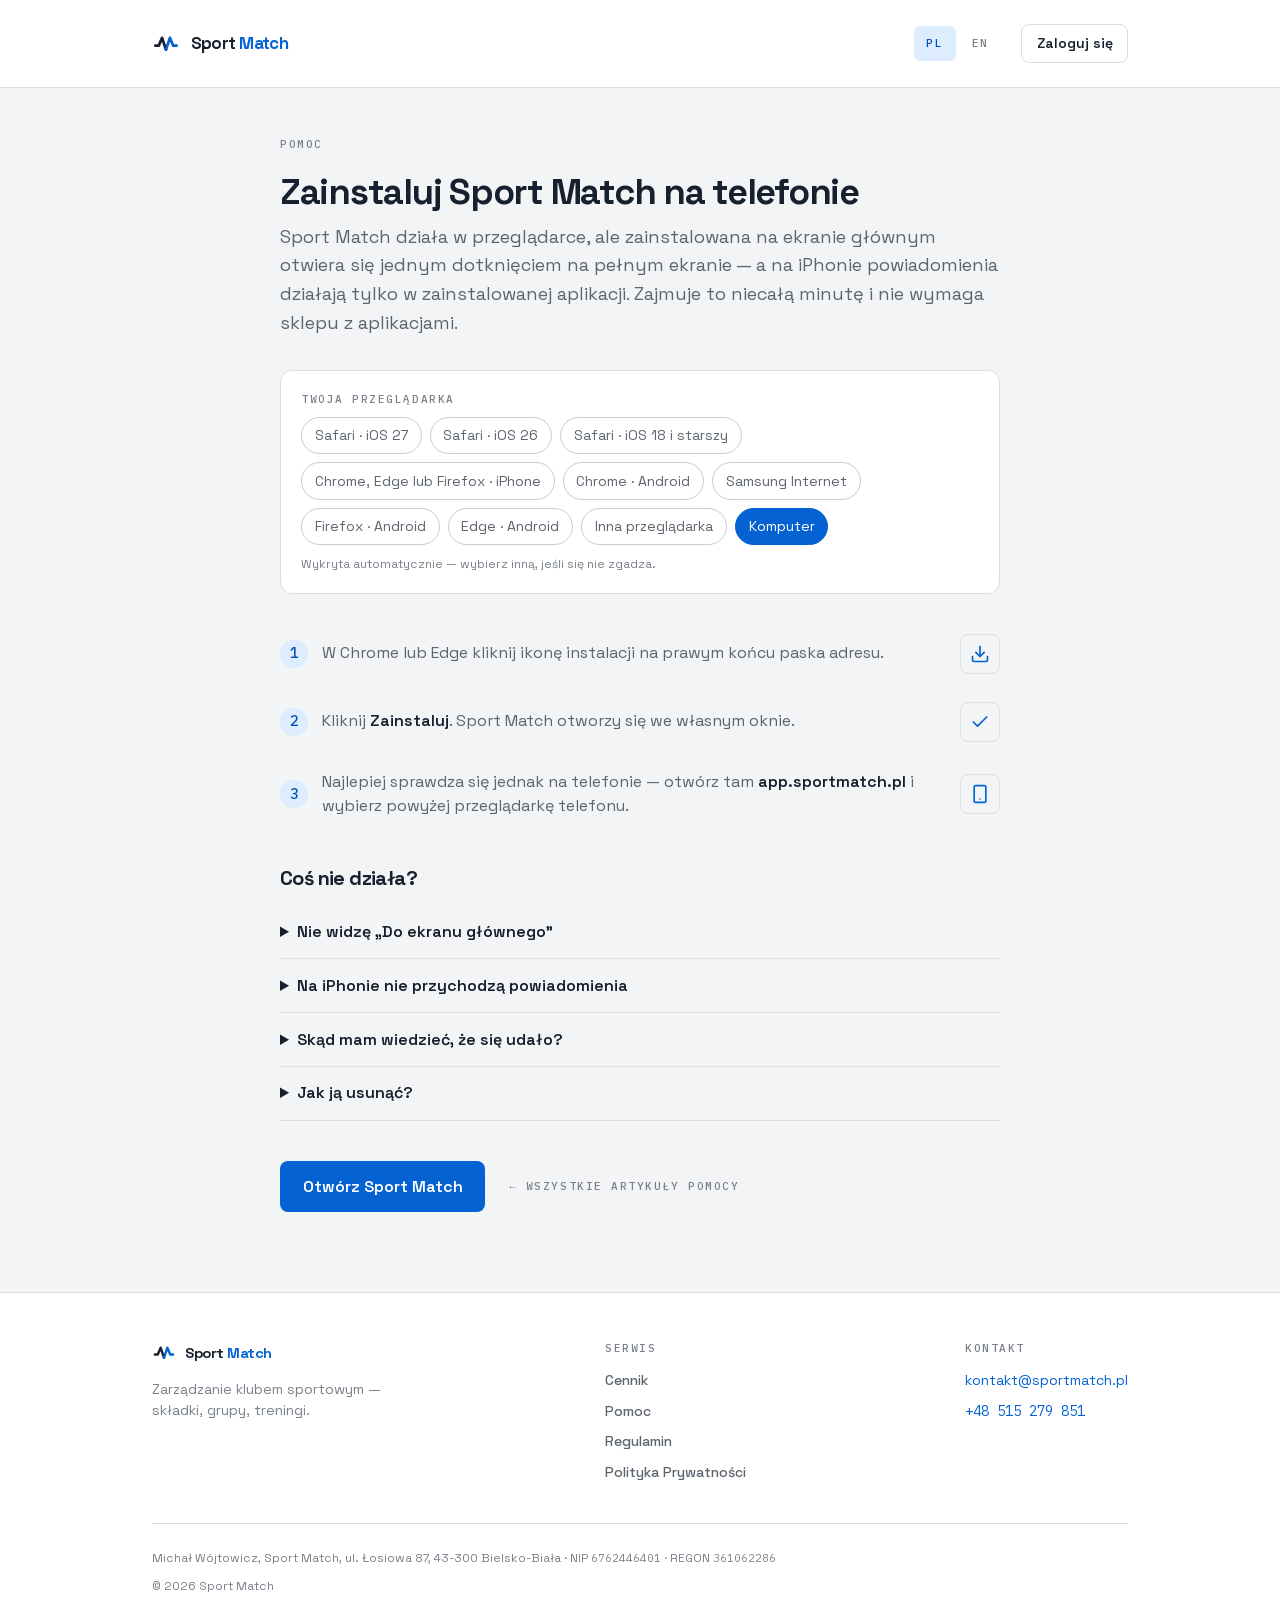
<file: pomoc/instalacja-aplikacji/index.html>
<!DOCTYPE html>
<html lang="pl">
<head>
    <meta charset="UTF-8">
    <meta name="viewport" content="width=device-width, initial-scale=1.0">
    <title>Instalacja aplikacji — pomoc Sport Match</title>
    <meta name="description" content="Jak dodać Sport Match do ekranu głównego telefonu — krok po kroku, ze zrzutami ekranu dla Safari na iPhonie i Chrome na Androidzie.">
    <link rel="canonical" href="https://sportmatch.pl/pomoc/instalacja-aplikacji/">
    <link rel="alternate" hreflang="pl" href="https://sportmatch.pl/pomoc/instalacja-aplikacji/">
    <link rel="alternate" hreflang="en" href="https://sportmatch.pl/help/install-app/">
    <link rel="alternate" hreflang="x-default" href="https://sportmatch.pl/pomoc/instalacja-aplikacji/">
    <meta name="theme-color" content="#1a1d29">
    <link rel="icon" href="/favicon.ico" type="image/x-icon">
    <link rel="preload" href="/fonts/space-grotesk-300-700-latin.woff2" as="font" type="font/woff2" crossorigin>
    <link rel="stylesheet" href="/style.css">
    <script src="/script.js" defer></script>
    <script src="/help-assets/help.js" defer></script>
</head>
<body class="lang-pl">
    <!-- Generated by tools/help/build.py from tools/help/content.py — edit those, not this file. -->
    <header class="site-header">
        <div class="container">
            <div class="topbar">
                <a href="/" class="lockup tone-auto">
                    <svg viewBox="0 0 100 100" role="img" aria-label="Sport Match">
                        <path d="M12 56 H24 L36 28 L50 70" fill="none" stroke="currentColor" stroke-width="10" stroke-linecap="round" stroke-linejoin="round"/>
                        <path d="M50 70 L64 28 L76 56 H88" fill="none" stroke="var(--chq-mark-accent)" stroke-width="10" stroke-linecap="round" stroke-linejoin="round"/>
                    </svg>
                    <span class="lockup-word">Sport <span>Match</span></span>
                </a>

                <div class="topbar-actions">
                    <div class="lang-switch">
                        <a class="lang-btn" href="/pomoc/instalacja-aplikacji/" hreflang="pl" aria-current="page">PL</a>
                        <a class="lang-btn" href="/help/install-app/" hreflang="en">EN</a>
                    </div>

                    <a href="https://app.sportmatch.pl" class="btn btn-sm btn-ghost">Zaloguj się</a>
                </div>
            </div>
        </div>
    </header>

    <main class="help">
        <div class="container">
            <nav class="help-crumbs" aria-label="Pomoc">
                <a href="/pomoc/">Pomoc</a>
            </nav>

            <h1>Zainstaluj Sport Match na telefonie</h1>
            <p class="help-lead">Sport Match działa w przeglądarce, ale zainstalowana na ekranie głównym otwiera się jednym dotknięciem na pełnym ekranie — a na iPhonie powiadomienia działają tylko w zainstalowanej aplikacji. Zajmuje to niecałą minutę i nie wymaga sklepu z aplikacjami.</p>

            <div class="help-controls" hidden>
                <p class="help-label" id="browser-label">Twoja przeglądarka</p>
                <div class="help-chips" role="group" aria-labelledby="browser-label">
                    <button type="button" class="help-chip" data-browser="ios-safari-27" aria-pressed="false">Safari · iOS 27</button>
                    <button type="button" class="help-chip" data-browser="ios-safari" aria-pressed="false">Safari · iOS 26</button>
                    <button type="button" class="help-chip" data-browser="ios-safari-legacy" aria-pressed="false">Safari · iOS 18 i starszy</button>
                    <button type="button" class="help-chip" data-browser="ios-other" aria-pressed="false">Chrome, Edge lub Firefox · iPhone</button>
                    <button type="button" class="help-chip" data-browser="android-chrome" aria-pressed="false">Chrome · Android</button>
                    <button type="button" class="help-chip" data-browser="android-samsung" aria-pressed="false">Samsung Internet</button>
                    <button type="button" class="help-chip" data-browser="android-firefox" aria-pressed="false">Firefox · Android</button>
                    <button type="button" class="help-chip" data-browser="android-edge" aria-pressed="false">Edge · Android</button>
                    <button type="button" class="help-chip" data-browser="android-other" aria-pressed="false">Inna przeglądarka</button>
                    <button type="button" class="help-chip" data-browser="desktop" aria-pressed="false">Komputer</button>
                </div>
                <p class="help-hint">Wykryta automatycznie — wybierz inną, jeśli się nie zgadza.</p>

                <div class="help-orientation">
                    <p class="help-label" id="orientation-label">Ekran</p>
                    <div class="help-segmented" role="group" aria-labelledby="orientation-label">
                        <button type="button" data-orientation="portrait" aria-pressed="true">Pionowo</button>
                        <button type="button" data-orientation="landscape" aria-pressed="false">Poziomo</button>
                    </div>
                </div>
            </div>

            <section class="help-guide" data-browser="ios-safari-27" data-oriented aria-labelledby="guide-ios-safari-27">
                <h2 id="guide-ios-safari-27">Safari · iOS 27</h2>
                <ol class="help-steps" data-orientation="portrait">
                    <li class="help-step">
                        <div class="help-step-head">
                            <span class="help-step-num" aria-hidden="true">1</span>
                            <p>Dotknij przycisku menu strony <b>≡</b> na lewym końcu paska adresu, na dole ekranu.</p>
                            <span class="help-step-icon"><svg class="icon" viewBox="0 0 24 24" fill="none" stroke="currentColor" stroke-width="2" stroke-linecap="round" stroke-linejoin="round" aria-hidden="true"><path d="M15 12H3"/><path d="M17 18H3"/><path d="M21 6H3"/></svg></span>
                        </div>
                        <figure class="help-shot help-shot--portrait">
                            <div class="help-device help-device--iphone help-device--portrait">
                                <div class="help-device-body">
                                    <div class="help-device-screen">
                                        <img src="/help-assets/install/pl/ios-27-portrait-1.webp" width="560" height="1218" alt="Zrzut ekranu: Dotknij przycisku menu strony ≡ na lewym końcu paska adresu, na dole ekranu." loading="lazy"><span class="help-ring" style="left:21.19%;top:90.07%;width:14.34%;height:6.59%"></span>
                                        <span class="help-device-camera" aria-hidden="true"></span>
                                    </div>
                                </div>
                            </div>
                        </figure>
                    </li>
                    <li class="help-step">
                        <div class="help-step-head">
                            <span class="help-step-num" aria-hidden="true">2</span>
                            <p>Dotknij <b>Udostępnij</b>.</p>
                            <span class="help-step-icon"><svg class="icon" viewBox="0 0 24 24" fill="none" stroke="currentColor" stroke-width="2" stroke-linecap="round" stroke-linejoin="round" aria-hidden="true"><path d="M4 12v8a2 2 0 0 0 2 2h12a2 2 0 0 0 2-2v-8"/><polyline points="16 6 12 2 8 6"/><line x1="12" x2="12" y1="2" y2="15"/></svg></span>
                        </div>
                        <figure class="help-shot help-shot--portrait">
                            <div class="help-device help-device--iphone help-device--portrait">
                                <div class="help-device-body">
                                    <div class="help-device-screen">
                                        <img src="/help-assets/install/pl/ios-27-portrait-2.webp" width="560" height="1218" alt="Zrzut ekranu: Dotknij Udostępnij." loading="lazy"><span class="help-ring" style="left:19.53%;top:37.21%;width:64.59%;height:5.91%"></span>
                                        <span class="help-device-camera" aria-hidden="true"></span>
                                    </div>
                                </div>
                            </div>
                        </figure>
                    </li>
                    <li class="help-step">
                        <div class="help-step-head">
                            <span class="help-step-num" aria-hidden="true">3</span>
                            <p>Dotknij <b>Pokaż więcej</b>.</p>
                            <span class="help-step-icon"><svg class="icon" viewBox="0 0 24 24" fill="none" stroke="currentColor" stroke-width="2" stroke-linecap="round" stroke-linejoin="round" aria-hidden="true"><path d="m6 9 6 6 6-6"/></svg></span>
                        </div>
                        <figure class="help-shot help-shot--portrait">
                            <div class="help-device help-device--iphone help-device--portrait">
                                <div class="help-device-body">
                                    <div class="help-device-screen">
                                        <img src="/help-assets/install/pl/ios-27-portrait-3.webp" width="560" height="1218" alt="Zrzut ekranu: Dotknij Pokaż więcej." loading="lazy"><span class="help-ring" style="left:71.35%;top:83.05%;width:22.80%;height:16.47%"></span>
                                        <span class="help-device-camera" aria-hidden="true"></span>
                                    </div>
                                </div>
                            </div>
                        </figure>
                    </li>
                    <li class="help-step">
                        <div class="help-step-head">
                            <span class="help-step-num" aria-hidden="true">4</span>
                            <p>Dotknij <b>Do ekranu głównego</b>.</p>
                            <span class="help-step-icon"><svg class="icon" viewBox="0 0 24 24" fill="none" stroke="currentColor" stroke-width="2" stroke-linecap="round" stroke-linejoin="round" aria-hidden="true"><rect width="18" height="18" x="3" y="3" rx="2"/><path d="M8 12h8"/><path d="M12 8v8"/></svg></span>
                        </div>
                        <figure class="help-shot help-shot--portrait">
                            <div class="help-device help-device--iphone help-device--portrait">
                                <div class="help-device-body">
                                    <div class="help-device-screen">
                                        <img src="/help-assets/install/pl/ios-27-portrait-4.webp" width="560" height="1218" alt="Zrzut ekranu: Dotknij Do ekranu głównego." loading="lazy"><span class="help-ring" style="left:2.78%;top:71.30%;width:94.44%;height:6.86%"></span>
                                        <span class="help-device-camera" aria-hidden="true"></span>
                                    </div>
                                </div>
                            </div>
                        </figure>
                    </li>
                    <li class="help-step">
                        <div class="help-step-head">
                            <span class="help-step-num" aria-hidden="true">5</span>
                            <p>Zostaw włączony przełącznik <b>Otwórz jako aplikację www</b> i dotknij <b>Dodaj</b>.</p>
                            <span class="help-step-icon"><svg class="icon" viewBox="0 0 24 24" fill="none" stroke="currentColor" stroke-width="2" stroke-linecap="round" stroke-linejoin="round" aria-hidden="true"><rect width="20" height="12" x="2" y="6" rx="6" ry="6"/><circle cx="16" cy="12" r="2"/></svg></span>
                        </div>
                        <figure class="help-shot help-shot--portrait">
                            <div class="help-device help-device--iphone help-device--portrait">
                                <div class="help-device-body">
                                    <div class="help-device-screen">
                                        <img src="/help-assets/install/pl/ios-27-portrait-5.webp" width="560" height="1218" alt="Zrzut ekranu: Zostaw włączony przełącznik Otwórz jako aplikację www i dotknij Dodaj." loading="lazy"><span class="help-ring" style="left:76.33%;top:8.83%;width:19.90%;height:5.22%"></span>
                                        <span class="help-device-camera" aria-hidden="true"></span>
                                    </div>
                                </div>
                            </div>
                        </figure>
                    </li>
                    <li class="help-step">
                        <div class="help-step-head">
                            <span class="help-step-num" aria-hidden="true">6</span>
                            <p>Sport Match jest na ekranie głównym. Od teraz otwieraj ją stamtąd.</p>
                            <span class="help-step-icon"><svg class="icon" viewBox="0 0 24 24" fill="none" stroke="currentColor" stroke-width="2" stroke-linecap="round" stroke-linejoin="round" aria-hidden="true"><path d="M15 21v-8a1 1 0 0 0-1-1h-4a1 1 0 0 0-1 1v8"/><path d="M3 10a2 2 0 0 1 .709-1.528l7-6a2 2 0 0 1 2.582 0l7 6A2 2 0 0 1 21 10v9a2 2 0 0 1-2 2H5a2 2 0 0 1-2-2z"/></svg></span>
                        </div>
                        <figure class="help-shot help-shot--home">
                            <div class="help-shot-crop"><img src="/help-assets/install/pl/ios-27-home.webp" width="480" height="450" alt="Zrzut ekranu: Sport Match jest na ekranie głównym. Od teraz otwieraj ją stamtąd." loading="lazy"></div>
                        </figure>
                    </li>
                </ol>
                <ol class="help-steps" data-orientation="landscape">
                    <li class="help-step">
                        <div class="help-step-head">
                            <span class="help-step-num" aria-hidden="true">1</span>
                            <p>Dotknij <b>Udostępnij</b> na pasku narzędzi u góry ekranu.</p>
                            <span class="help-step-icon"><svg class="icon" viewBox="0 0 24 24" fill="none" stroke="currentColor" stroke-width="2" stroke-linecap="round" stroke-linejoin="round" aria-hidden="true"><path d="M4 12v8a2 2 0 0 0 2 2h12a2 2 0 0 0 2-2v-8"/><polyline points="16 6 12 2 8 6"/><line x1="12" x2="12" y1="2" y2="15"/></svg></span>
                        </div>
                        <figure class="help-shot help-shot--landscape">
                            <div class="help-device help-device--iphone help-device--landscape">
                                <div class="help-device-body">
                                    <div class="help-device-screen">
                                        <img src="/help-assets/install/pl/ios-27-landscape-1.webp" width="1120" height="515" alt="Zrzut ekranu: Dotknij Udostępnij na pasku narzędzi u góry ekranu." loading="lazy"><span class="help-ring" style="left:75.46%;top:0.00%;width:7.43%;height:16.17%"></span>
                                        <span class="help-device-camera" aria-hidden="true"></span>
                                    </div>
                                </div>
                            </div>
                        </figure>
                    </li>
                    <li class="help-step">
                        <div class="help-step-head">
                            <span class="help-step-num" aria-hidden="true">2</span>
                            <p>Dotknij <b>Do ekranu głównego</b>.</p>
                            <span class="help-step-icon"><svg class="icon" viewBox="0 0 24 24" fill="none" stroke="currentColor" stroke-width="2" stroke-linecap="round" stroke-linejoin="round" aria-hidden="true"><rect width="18" height="18" x="3" y="3" rx="2"/><path d="M8 12h8"/><path d="M12 8v8"/></svg></span>
                        </div>
                        <figure class="help-shot help-shot--landscape">
                            <div class="help-device help-device--iphone help-device--landscape">
                                <div class="help-device-body">
                                    <div class="help-device-screen">
                                        <img src="/help-assets/install/pl/ios-27-landscape-2.webp" width="1120" height="515" alt="Zrzut ekranu: Dotknij Do ekranu głównego." loading="lazy"><span class="help-ring" style="left:11.04%;top:37.11%;width:77.84%;height:17.74%"></span>
                                        <span class="help-device-camera" aria-hidden="true"></span>
                                    </div>
                                </div>
                            </div>
                        </figure>
                    </li>
                    <li class="help-step">
                        <div class="help-step-head">
                            <span class="help-step-num" aria-hidden="true">3</span>
                            <p>Dotknij <b>Dodaj</b> w prawym górnym rogu. (Przełącznik <b>Otwórz jako aplikację www</b>, tu schowany pod klawiaturą, jest domyślnie włączony — zostaw go tak.)</p>
                            <span class="help-step-icon"><svg class="icon" viewBox="0 0 24 24" fill="none" stroke="currentColor" stroke-width="2" stroke-linecap="round" stroke-linejoin="round" aria-hidden="true"><path d="M20 6 9 17l-5-5"/></svg></span>
                        </div>
                        <figure class="help-shot help-shot--landscape">
                            <div class="help-device help-device--iphone help-device--landscape">
                                <div class="help-device-body">
                                    <div class="help-device-screen">
                                        <img src="/help-assets/install/pl/ios-27-landscape-3.webp" width="1120" height="515" alt="Zrzut ekranu: Dotknij Dodaj w prawym górnym rogu. (Przełącznik Otwórz jako aplikację www, tu schowany pod klawiaturą, jest domyślnie włączony — zostaw go tak.)" loading="lazy"><span class="help-ring" style="left:85.95%;top:4.36%;width:10.45%;height:14.18%"></span>
                                        <span class="help-device-camera" aria-hidden="true"></span>
                                    </div>
                                </div>
                            </div>
                        </figure>
                    </li>
                    <li class="help-step">
                        <div class="help-step-head">
                            <span class="help-step-num" aria-hidden="true">4</span>
                            <p>Sport Match jest na ekranie głównym. Od teraz otwieraj ją stamtąd.</p>
                            <span class="help-step-icon"><svg class="icon" viewBox="0 0 24 24" fill="none" stroke="currentColor" stroke-width="2" stroke-linecap="round" stroke-linejoin="round" aria-hidden="true"><path d="M15 21v-8a1 1 0 0 0-1-1h-4a1 1 0 0 0-1 1v8"/><path d="M3 10a2 2 0 0 1 .709-1.528l7-6a2 2 0 0 1 2.582 0l7 6A2 2 0 0 1 21 10v9a2 2 0 0 1-2 2H5a2 2 0 0 1-2-2z"/></svg></span>
                        </div>
                        <figure class="help-shot help-shot--home">
                            <div class="help-shot-crop"><img src="/help-assets/install/pl/ios-27-home.webp" width="480" height="450" alt="Zrzut ekranu: Sport Match jest na ekranie głównym. Od teraz otwieraj ją stamtąd." loading="lazy"></div>
                        </figure>
                    </li>
                </ol>
            </section>
            <section class="help-guide" data-browser="ios-safari" data-oriented aria-labelledby="guide-ios-safari">
                <h2 id="guide-ios-safari">Safari · iOS 26</h2>
                <ol class="help-steps" data-orientation="portrait">
                    <li class="help-step">
                        <div class="help-step-head">
                            <span class="help-step-num" aria-hidden="true">1</span>
                            <p>Dotknij <b>⋯</b> w prawym dolnym rogu ekranu.</p>
                            <span class="help-step-icon"><svg class="icon" viewBox="0 0 24 24" fill="none" stroke="currentColor" stroke-width="2" stroke-linecap="round" stroke-linejoin="round" aria-hidden="true"><circle cx="12" cy="12" r="1"/><circle cx="19" cy="12" r="1"/><circle cx="5" cy="12" r="1"/></svg></span>
                        </div>
                        <figure class="help-shot help-shot--portrait">
                            <div class="help-device help-device--iphone help-device--portrait">
                                <div class="help-device-body">
                                    <div class="help-device-screen">
                                        <img src="/help-assets/install/pl/ios-26-portrait-1.webp" width="560" height="1218" alt="Zrzut ekranu: Dotknij ⋯ w prawym dolnym rogu ekranu." loading="lazy"><span class="help-ring" style="left:78.40%;top:90.07%;width:14.34%;height:6.59%"></span>
                                        <span class="help-device-camera" aria-hidden="true"></span>
                                    </div>
                                </div>
                            </div>
                        </figure>
                    </li>
                    <li class="help-step">
                        <div class="help-step-head">
                            <span class="help-step-num" aria-hidden="true">2</span>
                            <p>Dotknij <b>Udostępnij</b>.</p>
                            <span class="help-step-icon"><svg class="icon" viewBox="0 0 24 24" fill="none" stroke="currentColor" stroke-width="2" stroke-linecap="round" stroke-linejoin="round" aria-hidden="true"><path d="M4 12v8a2 2 0 0 0 2 2h12a2 2 0 0 0 2-2v-8"/><polyline points="16 6 12 2 8 6"/><line x1="12" x2="12" y1="2" y2="15"/></svg></span>
                        </div>
                        <figure class="help-shot help-shot--portrait">
                            <div class="help-device help-device--iphone help-device--portrait">
                                <div class="help-device-body">
                                    <div class="help-device-screen">
                                        <img src="/help-assets/install/pl/ios-26-portrait-2.webp" width="560" height="1218" alt="Zrzut ekranu: Dotknij Udostępnij." loading="lazy"><span class="help-ring" style="left:29.07%;top:56.77%;width:64.59%;height:5.91%"></span>
                                        <span class="help-device-camera" aria-hidden="true"></span>
                                    </div>
                                </div>
                            </div>
                        </figure>
                    </li>
                    <li class="help-step">
                        <div class="help-step-head">
                            <span class="help-step-num" aria-hidden="true">3</span>
                            <p>Dotknij <b>Pokaż więcej</b>.</p>
                            <span class="help-step-icon"><svg class="icon" viewBox="0 0 24 24" fill="none" stroke="currentColor" stroke-width="2" stroke-linecap="round" stroke-linejoin="round" aria-hidden="true"><path d="m6 9 6 6 6-6"/></svg></span>
                        </div>
                        <figure class="help-shot help-shot--portrait">
                            <div class="help-device help-device--iphone help-device--portrait">
                                <div class="help-device-body">
                                    <div class="help-device-screen">
                                        <img src="/help-assets/install/pl/ios-26-portrait-3.webp" width="560" height="1218" alt="Zrzut ekranu: Dotknij Pokaż więcej." loading="lazy"><span class="help-ring" style="left:71.52%;top:82.55%;width:22.80%;height:16.93%"></span>
                                        <span class="help-device-camera" aria-hidden="true"></span>
                                    </div>
                                </div>
                            </div>
                        </figure>
                    </li>
                    <li class="help-step">
                        <div class="help-step-head">
                            <span class="help-step-num" aria-hidden="true">4</span>
                            <p>Dotknij <b>Do ekranu głównego</b>.</p>
                            <span class="help-step-icon"><svg class="icon" viewBox="0 0 24 24" fill="none" stroke="currentColor" stroke-width="2" stroke-linecap="round" stroke-linejoin="round" aria-hidden="true"><rect width="18" height="18" x="3" y="3" rx="2"/><path d="M8 12h8"/><path d="M12 8v8"/></svg></span>
                        </div>
                        <figure class="help-shot help-shot--portrait">
                            <div class="help-device help-device--iphone help-device--portrait">
                                <div class="help-device-body">
                                    <div class="help-device-screen">
                                        <img src="/help-assets/install/pl/ios-26-portrait-4.webp" width="560" height="1218" alt="Zrzut ekranu: Dotknij Do ekranu głównego." loading="lazy"><span class="help-ring" style="left:2.78%;top:71.68%;width:94.44%;height:6.86%"></span>
                                        <span class="help-device-camera" aria-hidden="true"></span>
                                    </div>
                                </div>
                            </div>
                        </figure>
                    </li>
                    <li class="help-step">
                        <div class="help-step-head">
                            <span class="help-step-num" aria-hidden="true">5</span>
                            <p>Zostaw włączony przełącznik <b>Otwórz jako aplikację www</b> i dotknij <b>Dodaj</b>.</p>
                            <span class="help-step-icon"><svg class="icon" viewBox="0 0 24 24" fill="none" stroke="currentColor" stroke-width="2" stroke-linecap="round" stroke-linejoin="round" aria-hidden="true"><rect width="20" height="12" x="2" y="6" rx="6" ry="6"/><circle cx="16" cy="12" r="2"/></svg></span>
                        </div>
                        <figure class="help-shot help-shot--portrait">
                            <div class="help-device help-device--iphone help-device--portrait">
                                <div class="help-device-body">
                                    <div class="help-device-screen">
                                        <img src="/help-assets/install/pl/ios-26-portrait-5.webp" width="560" height="1218" alt="Zrzut ekranu: Zostaw włączony przełącznik Otwórz jako aplikację www i dotknij Dodaj." loading="lazy"><span class="help-ring" style="left:76.33%;top:9.98%;width:19.90%;height:5.22%"></span>
                                        <span class="help-device-camera" aria-hidden="true"></span>
                                    </div>
                                </div>
                            </div>
                        </figure>
                    </li>
                    <li class="help-step">
                        <div class="help-step-head">
                            <span class="help-step-num" aria-hidden="true">6</span>
                            <p>Sport Match jest na ekranie głównym. Od teraz otwieraj ją stamtąd.</p>
                            <span class="help-step-icon"><svg class="icon" viewBox="0 0 24 24" fill="none" stroke="currentColor" stroke-width="2" stroke-linecap="round" stroke-linejoin="round" aria-hidden="true"><path d="M15 21v-8a1 1 0 0 0-1-1h-4a1 1 0 0 0-1 1v8"/><path d="M3 10a2 2 0 0 1 .709-1.528l7-6a2 2 0 0 1 2.582 0l7 6A2 2 0 0 1 21 10v9a2 2 0 0 1-2 2H5a2 2 0 0 1-2-2z"/></svg></span>
                        </div>
                        <figure class="help-shot help-shot--home">
                            <div class="help-shot-crop"><img src="/help-assets/install/pl/ios-26-home.webp" width="480" height="450" alt="Zrzut ekranu: Sport Match jest na ekranie głównym. Od teraz otwieraj ją stamtąd." loading="lazy"></div>
                        </figure>
                    </li>
                </ol>
                <ol class="help-steps" data-orientation="landscape">
                    <li class="help-step">
                        <div class="help-step-head">
                            <span class="help-step-num" aria-hidden="true">1</span>
                            <p>Dotknij <b>Udostępnij</b> na pasku narzędzi u góry ekranu.</p>
                            <span class="help-step-icon"><svg class="icon" viewBox="0 0 24 24" fill="none" stroke="currentColor" stroke-width="2" stroke-linecap="round" stroke-linejoin="round" aria-hidden="true"><path d="M4 12v8a2 2 0 0 0 2 2h12a2 2 0 0 0 2-2v-8"/><polyline points="16 6 12 2 8 6"/><line x1="12" x2="12" y1="2" y2="15"/></svg></span>
                        </div>
                        <figure class="help-shot help-shot--landscape">
                            <div class="help-device help-device--iphone help-device--landscape">
                                <div class="help-device-body">
                                    <div class="help-device-screen">
                                        <img src="/help-assets/install/pl/ios-26-landscape-1.webp" width="1120" height="515" alt="Zrzut ekranu: Dotknij Udostępnij na pasku narzędzi u góry ekranu." loading="lazy"><span class="help-ring" style="left:75.46%;top:0.00%;width:7.43%;height:16.17%"></span>
                                        <span class="help-device-camera" aria-hidden="true"></span>
                                    </div>
                                </div>
                            </div>
                        </figure>
                    </li>
                    <li class="help-step">
                        <div class="help-step-head">
                            <span class="help-step-num" aria-hidden="true">2</span>
                            <p>Dotknij <b>Do ekranu głównego</b>.</p>
                            <span class="help-step-icon"><svg class="icon" viewBox="0 0 24 24" fill="none" stroke="currentColor" stroke-width="2" stroke-linecap="round" stroke-linejoin="round" aria-hidden="true"><rect width="18" height="18" x="3" y="3" rx="2"/><path d="M8 12h8"/><path d="M12 8v8"/></svg></span>
                        </div>
                        <figure class="help-shot help-shot--landscape">
                            <div class="help-device help-device--iphone help-device--landscape">
                                <div class="help-device-body">
                                    <div class="help-device-screen">
                                        <img src="/help-assets/install/pl/ios-26-landscape-2.webp" width="1120" height="515" alt="Zrzut ekranu: Dotknij Do ekranu głównego." loading="lazy"><span class="help-ring" style="left:11.04%;top:37.77%;width:77.84%;height:17.74%"></span>
                                        <span class="help-device-camera" aria-hidden="true"></span>
                                    </div>
                                </div>
                            </div>
                        </figure>
                    </li>
                    <li class="help-step">
                        <div class="help-step-head">
                            <span class="help-step-num" aria-hidden="true">3</span>
                            <p>Dotknij <b>Dodaj</b> w prawym górnym rogu. (Przełącznik <b>Otwórz jako aplikację www</b>, tu schowany pod klawiaturą, jest domyślnie włączony — zostaw go tak.)</p>
                            <span class="help-step-icon"><svg class="icon" viewBox="0 0 24 24" fill="none" stroke="currentColor" stroke-width="2" stroke-linecap="round" stroke-linejoin="round" aria-hidden="true"><path d="M20 6 9 17l-5-5"/></svg></span>
                        </div>
                        <figure class="help-shot help-shot--landscape">
                            <div class="help-device help-device--iphone help-device--landscape">
                                <div class="help-device-body">
                                    <div class="help-device-screen">
                                        <img src="/help-assets/install/pl/ios-26-landscape-3.webp" width="1120" height="515" alt="Zrzut ekranu: Dotknij Dodaj w prawym górnym rogu. (Przełącznik Otwórz jako aplikację www, tu schowany pod klawiaturą, jest domyślnie włączony — zostaw go tak.)" loading="lazy"><span class="help-ring" style="left:85.95%;top:4.36%;width:10.45%;height:14.18%"></span>
                                        <span class="help-device-camera" aria-hidden="true"></span>
                                    </div>
                                </div>
                            </div>
                        </figure>
                    </li>
                    <li class="help-step">
                        <div class="help-step-head">
                            <span class="help-step-num" aria-hidden="true">4</span>
                            <p>Sport Match jest na ekranie głównym. Od teraz otwieraj ją stamtąd.</p>
                            <span class="help-step-icon"><svg class="icon" viewBox="0 0 24 24" fill="none" stroke="currentColor" stroke-width="2" stroke-linecap="round" stroke-linejoin="round" aria-hidden="true"><path d="M15 21v-8a1 1 0 0 0-1-1h-4a1 1 0 0 0-1 1v8"/><path d="M3 10a2 2 0 0 1 .709-1.528l7-6a2 2 0 0 1 2.582 0l7 6A2 2 0 0 1 21 10v9a2 2 0 0 1-2 2H5a2 2 0 0 1-2-2z"/></svg></span>
                        </div>
                        <figure class="help-shot help-shot--home">
                            <div class="help-shot-crop"><img src="/help-assets/install/pl/ios-26-home.webp" width="480" height="450" alt="Zrzut ekranu: Sport Match jest na ekranie głównym. Od teraz otwieraj ją stamtąd." loading="lazy"></div>
                        </figure>
                    </li>
                </ol>
            </section>
            <section class="help-guide" data-browser="ios-safari-legacy" data-oriented aria-labelledby="guide-ios-safari-legacy">
                <h2 id="guide-ios-safari-legacy">Safari · iOS 18 i starszy</h2>
                <ol class="help-steps" data-orientation="portrait">
                    <li class="help-step">
                        <div class="help-step-head">
                            <span class="help-step-num" aria-hidden="true">1</span>
                            <p>Dotknij <b>Udostępnij</b> na pasku narzędzi na dole ekranu.</p>
                            <span class="help-step-icon"><svg class="icon" viewBox="0 0 24 24" fill="none" stroke="currentColor" stroke-width="2" stroke-linecap="round" stroke-linejoin="round" aria-hidden="true"><path d="M4 12v8a2 2 0 0 0 2 2h12a2 2 0 0 0 2-2v-8"/><polyline points="16 6 12 2 8 6"/><line x1="12" x2="12" y1="2" y2="15"/></svg></span>
                        </div>
                        <figure class="help-shot help-shot--portrait">
                            <div class="help-device help-device--iphone help-device--portrait">
                                <div class="help-device-body">
                                    <div class="help-device-screen">
                                        <img src="/help-assets/install/pl/ios-17-portrait-1.webp" width="560" height="1215" alt="Zrzut ekranu: Dotknij Udostępnij na pasku narzędzi na dole ekranu." loading="lazy"><span class="help-ring" style="left:41.21%;top:90.30%;width:17.67%;height:6.27%"></span>
                                        <span class="help-device-camera" aria-hidden="true"></span>
                                    </div>
                                </div>
                            </div>
                        </figure>
                    </li>
                    <li class="help-step">
                        <div class="help-step-head">
                            <span class="help-step-num" aria-hidden="true">2</span>
                            <p>Przewiń w dół i dotknij <b>Do ekranu początkowego</b>.</p>
                            <span class="help-step-icon"><svg class="icon" viewBox="0 0 24 24" fill="none" stroke="currentColor" stroke-width="2" stroke-linecap="round" stroke-linejoin="round" aria-hidden="true"><rect width="18" height="18" x="3" y="3" rx="2"/><path d="M8 12h8"/><path d="M12 8v8"/></svg></span>
                        </div>
                        <figure class="help-shot help-shot--portrait">
                            <div class="help-device help-device--iphone help-device--portrait">
                                <div class="help-device-body">
                                    <div class="help-device-screen">
                                        <img src="/help-assets/install/pl/ios-17-portrait-2.webp" width="560" height="1215" alt="Zrzut ekranu: Przewiń w dół i dotknij Do ekranu początkowego." loading="lazy"><span class="help-ring" style="left:2.87%;top:67.25%;width:94.26%;height:7.02%"></span>
                                        <span class="help-device-camera" aria-hidden="true"></span>
                                    </div>
                                </div>
                            </div>
                        </figure>
                    </li>
                    <li class="help-step">
                        <div class="help-step-head">
                            <span class="help-step-num" aria-hidden="true">3</span>
                            <p>Dotknij <b>Dodaj</b> w prawym górnym rogu.</p>
                            <span class="help-step-icon"><svg class="icon" viewBox="0 0 24 24" fill="none" stroke="currentColor" stroke-width="2" stroke-linecap="round" stroke-linejoin="round" aria-hidden="true"><path d="M20 6 9 17l-5-5"/></svg></span>
                        </div>
                        <figure class="help-shot help-shot--portrait">
                            <div class="help-device help-device--iphone help-device--portrait">
                                <div class="help-device-body">
                                    <div class="help-device-screen">
                                        <img src="/help-assets/install/pl/ios-17-portrait-3.webp" width="560" height="1215" alt="Zrzut ekranu: Dotknij Dodaj w prawym górnym rogu." loading="lazy"><span class="help-ring" style="left:82.94%;top:8.25%;width:16.23%;height:6.27%"></span>
                                        <span class="help-device-camera" aria-hidden="true"></span>
                                    </div>
                                </div>
                            </div>
                        </figure>
                    </li>
                    <li class="help-step">
                        <div class="help-step-head">
                            <span class="help-step-num" aria-hidden="true">4</span>
                            <p>Sport Match jest na ekranie głównym. Od teraz otwieraj ją stamtąd.</p>
                            <span class="help-step-icon"><svg class="icon" viewBox="0 0 24 24" fill="none" stroke="currentColor" stroke-width="2" stroke-linecap="round" stroke-linejoin="round" aria-hidden="true"><path d="M15 21v-8a1 1 0 0 0-1-1h-4a1 1 0 0 0-1 1v8"/><path d="M3 10a2 2 0 0 1 .709-1.528l7-6a2 2 0 0 1 2.582 0l7 6A2 2 0 0 1 21 10v9a2 2 0 0 1-2 2H5a2 2 0 0 1-2-2z"/></svg></span>
                        </div>
                        <figure class="help-shot help-shot--home">
                            <div class="help-shot-crop"><img src="/help-assets/install/pl/ios-17-home.webp" width="480" height="490" alt="Zrzut ekranu: Sport Match jest na ekranie głównym. Od teraz otwieraj ją stamtąd." loading="lazy"></div>
                        </figure>
                    </li>
                </ol>
                <ol class="help-steps" data-orientation="landscape">
                    <li class="help-step">
                        <div class="help-step-head">
                            <span class="help-step-num" aria-hidden="true">1</span>
                            <p>Dotknij <b>Udostępnij</b> na pasku narzędzi u góry ekranu.</p>
                            <span class="help-step-icon"><svg class="icon" viewBox="0 0 24 24" fill="none" stroke="currentColor" stroke-width="2" stroke-linecap="round" stroke-linejoin="round" aria-hidden="true"><path d="M4 12v8a2 2 0 0 0 2 2h12a2 2 0 0 0 2-2v-8"/><polyline points="16 6 12 2 8 6"/><line x1="12" x2="12" y1="2" y2="15"/></svg></span>
                        </div>
                        <figure class="help-shot help-shot--landscape">
                            <div class="help-device help-device--iphone help-device--landscape">
                                <div class="help-device-body">
                                    <div class="help-device-screen">
                                        <img src="/help-assets/install/pl/ios-17-landscape-1.webp" width="1120" height="516" alt="Zrzut ekranu: Dotknij Udostępnij na pasku narzędzi u góry ekranu." loading="lazy"><span class="help-ring" style="left:75.99%;top:0.00%;width:5.26%;height:14.37%"></span>
                                        <span class="help-device-camera" aria-hidden="true"></span>
                                    </div>
                                </div>
                            </div>
                        </figure>
                    </li>
                    <li class="help-step">
                        <div class="help-step-head">
                            <span class="help-step-num" aria-hidden="true">2</span>
                            <p>Przewiń w dół i dotknij <b>Do ekranu początkowego</b>.</p>
                            <span class="help-step-icon"><svg class="icon" viewBox="0 0 24 24" fill="none" stroke="currentColor" stroke-width="2" stroke-linecap="round" stroke-linejoin="round" aria-hidden="true"><rect width="18" height="18" x="3" y="3" rx="2"/><path d="M8 12h8"/><path d="M12 8v8"/></svg></span>
                        </div>
                        <figure class="help-shot help-shot--landscape">
                            <div class="help-device help-device--iphone help-device--landscape">
                                <div class="help-device-body">
                                    <div class="help-device-screen">
                                        <img src="/help-assets/install/pl/ios-17-landscape-2.webp" width="1120" height="516" alt="Zrzut ekranu: Przewiń w dół i dotknij Do ekranu początkowego." loading="lazy"><span class="help-ring" style="left:17.34%;top:36.08%;width:65.31%;height:18.02%"></span>
                                        <span class="help-device-camera" aria-hidden="true"></span>
                                    </div>
                                </div>
                            </div>
                        </figure>
                    </li>
                    <li class="help-step">
                        <div class="help-step-head">
                            <span class="help-step-num" aria-hidden="true">3</span>
                            <p>Dotknij <b>Dodaj</b> w prawym górnym rogu.</p>
                            <span class="help-step-icon"><svg class="icon" viewBox="0 0 24 24" fill="none" stroke="currentColor" stroke-width="2" stroke-linecap="round" stroke-linejoin="round" aria-hidden="true"><path d="M20 6 9 17l-5-5"/></svg></span>
                        </div>
                        <figure class="help-shot help-shot--landscape">
                            <div class="help-device help-device--iphone help-device--landscape">
                                <div class="help-device-body">
                                    <div class="help-device-screen">
                                        <img src="/help-assets/install/pl/ios-17-landscape-3.webp" width="1120" height="516" alt="Zrzut ekranu: Dotknij Dodaj w prawym górnym rogu." loading="lazy"><span class="help-ring" style="left:84.56%;top:0.00%;width:8.78%;height:16.41%"></span>
                                        <span class="help-device-camera" aria-hidden="true"></span>
                                    </div>
                                </div>
                            </div>
                        </figure>
                    </li>
                    <li class="help-step">
                        <div class="help-step-head">
                            <span class="help-step-num" aria-hidden="true">4</span>
                            <p>Sport Match jest na ekranie głównym. Od teraz otwieraj ją stamtąd.</p>
                            <span class="help-step-icon"><svg class="icon" viewBox="0 0 24 24" fill="none" stroke="currentColor" stroke-width="2" stroke-linecap="round" stroke-linejoin="round" aria-hidden="true"><path d="M15 21v-8a1 1 0 0 0-1-1h-4a1 1 0 0 0-1 1v8"/><path d="M3 10a2 2 0 0 1 .709-1.528l7-6a2 2 0 0 1 2.582 0l7 6A2 2 0 0 1 21 10v9a2 2 0 0 1-2 2H5a2 2 0 0 1-2-2z"/></svg></span>
                        </div>
                        <figure class="help-shot help-shot--home">
                            <div class="help-shot-crop"><img src="/help-assets/install/pl/ios-17-home.webp" width="480" height="490" alt="Zrzut ekranu: Sport Match jest na ekranie głównym. Od teraz otwieraj ją stamtąd." loading="lazy"></div>
                        </figure>
                    </li>
                </ol>
            </section>
            <section class="help-guide" data-browser="ios-other" aria-labelledby="guide-ios-other">
                <h2 id="guide-ios-other">Chrome, Edge lub Firefox · iPhone</h2>
                <ol class="help-steps" data-orientation="any">
                    <li class="help-step">
                        <div class="help-step-head">
                            <span class="help-step-num" aria-hidden="true">1</span>
                            <p>Dotknij <b>Udostępnij</b>. W Chrome jest na prawym końcu paska adresu; w Edge i Firefoksie najpierw otwórz menu.</p>
                            <span class="help-step-icon"><svg class="icon" viewBox="0 0 24 24" fill="none" stroke="currentColor" stroke-width="2" stroke-linecap="round" stroke-linejoin="round" aria-hidden="true"><path d="M4 12v8a2 2 0 0 0 2 2h12a2 2 0 0 0 2-2v-8"/><polyline points="16 6 12 2 8 6"/><line x1="12" x2="12" y1="2" y2="15"/></svg></span>
                        </div>
                    </li>
                    <li class="help-step">
                        <div class="help-step-head">
                            <span class="help-step-num" aria-hidden="true">2</span>
                            <p>Dotknij <b>Do ekranu głównego</b> (w starszych iOS: <b>Do ekranu początkowego</b>) — pod <b>Pokaż więcej</b>, jeśli go nie widać.</p>
                            <span class="help-step-icon"><svg class="icon" viewBox="0 0 24 24" fill="none" stroke="currentColor" stroke-width="2" stroke-linecap="round" stroke-linejoin="round" aria-hidden="true"><rect width="18" height="18" x="3" y="3" rx="2"/><path d="M8 12h8"/><path d="M12 8v8"/></svg></span>
                        </div>
                    </li>
                    <li class="help-step">
                        <div class="help-step-head">
                            <span class="help-step-num" aria-hidden="true">3</span>
                            <p>Dotknij <b>Dodaj</b>.</p>
                            <span class="help-step-icon"><svg class="icon" viewBox="0 0 24 24" fill="none" stroke="currentColor" stroke-width="2" stroke-linecap="round" stroke-linejoin="round" aria-hidden="true"><path d="M20 6 9 17l-5-5"/></svg></span>
                        </div>
                    </li>
                </ol>
            </section>
            <section class="help-guide" data-browser="android-chrome" data-oriented aria-labelledby="guide-android-chrome">
                <h2 id="guide-android-chrome">Chrome · Android</h2>
                <ol class="help-steps" data-orientation="portrait">
                    <li class="help-step">
                        <div class="help-step-head">
                            <span class="help-step-num" aria-hidden="true">1</span>
                            <p>Dotknij <b>⋮</b> w prawym górnym rogu.</p>
                            <span class="help-step-icon"><svg class="icon" viewBox="0 0 24 24" fill="none" stroke="currentColor" stroke-width="2" stroke-linecap="round" stroke-linejoin="round" aria-hidden="true"><circle cx="12" cy="12" r="1"/><circle cx="12" cy="5" r="1"/><circle cx="12" cy="19" r="1"/></svg></span>
                        </div>
                        <figure class="help-shot help-shot--portrait">
                            <div class="help-device help-device--pixel help-device--portrait">
                                <div class="help-device-body">
                                    <div class="help-device-screen">
                                        <img src="/help-assets/install/pl/android-portrait-1.webp" width="560" height="1250" alt="Zrzut ekranu: Dotknij ⋮ w prawym górnym rogu." loading="lazy"><span class="help-ring" style="left:87.55%;top:4.92%;width:12.45%;height:6.96%"></span>
                                        <span class="help-device-camera" aria-hidden="true"></span>
                                    </div>
                                </div>
                            </div>
                        </figure>
                    </li>
                    <li class="help-step">
                        <div class="help-step-head">
                            <span class="help-step-num" aria-hidden="true">2</span>
                            <p>Dotknij <b>Dodaj do ekranu głównego</b>.</p>
                            <span class="help-step-icon"><svg class="icon" viewBox="0 0 24 24" fill="none" stroke="currentColor" stroke-width="2" stroke-linecap="round" stroke-linejoin="round" aria-hidden="true"><rect width="18" height="18" x="3" y="3" rx="2"/><path d="M8 12h8"/><path d="M12 8v8"/></svg></span>
                        </div>
                        <figure class="help-shot help-shot--portrait">
                            <div class="help-device help-device--pixel help-device--portrait">
                                <div class="help-device-body">
                                    <div class="help-device-screen">
                                        <img src="/help-assets/install/pl/android-portrait-2.webp" width="560" height="1250" alt="Zrzut ekranu: Dotknij Dodaj do ekranu głównego." loading="lazy"><span class="help-ring" style="left:36.92%;top:76.25%;width:62.87%;height:6.12%"></span>
                                        <span class="help-device-camera" aria-hidden="true"></span>
                                    </div>
                                </div>
                            </div>
                        </figure>
                    </li>
                    <li class="help-step">
                        <div class="help-step-head">
                            <span class="help-step-num" aria-hidden="true">3</span>
                            <p>Wybierz <b>Zainstaluj</b> — Sport Match zainstaluje się jako aplikacja, a nie tylko skrót.</p>
                            <span class="help-step-icon"><svg class="icon" viewBox="0 0 24 24" fill="none" stroke="currentColor" stroke-width="2" stroke-linecap="round" stroke-linejoin="round" aria-hidden="true"><path d="M21 15v4a2 2 0 0 1-2 2H5a2 2 0 0 1-2-2v-4"/><polyline points="7 10 12 15 17 10"/><line x1="12" x2="12" y1="15" y2="3"/></svg></span>
                        </div>
                        <figure class="help-shot help-shot--portrait">
                            <div class="help-device help-device--pixel help-device--portrait">
                                <div class="help-device-body">
                                    <div class="help-device-screen">
                                        <img src="/help-assets/install/pl/android-portrait-3.webp" width="560" height="1250" alt="Zrzut ekranu: Wybierz Zainstaluj — Sport Match zainstaluje się jako aplikacja, a nie tylko skrót." loading="lazy"><span class="help-ring" style="left:4.43%;top:79.92%;width:91.15%;height:8.22%"></span>
                                        <span class="help-device-camera" aria-hidden="true"></span>
                                    </div>
                                </div>
                            </div>
                        </figure>
                    </li>
                    <li class="help-step">
                        <div class="help-step-head">
                            <span class="help-step-num" aria-hidden="true">4</span>
                            <p>Potwierdź, dotykając <b>Zainstaluj</b>. Ikona pojawi się na ekranie głównym i na liście aplikacji.</p>
                            <span class="help-step-icon"><svg class="icon" viewBox="0 0 24 24" fill="none" stroke="currentColor" stroke-width="2" stroke-linecap="round" stroke-linejoin="round" aria-hidden="true"><path d="M20 6 9 17l-5-5"/></svg></span>
                        </div>
                        <figure class="help-shot help-shot--portrait">
                            <div class="help-device help-device--pixel help-device--portrait">
                                <div class="help-device-body">
                                    <div class="help-device-screen">
                                        <img src="/help-assets/install/pl/android-portrait-4.webp" width="560" height="1250" alt="Zrzut ekranu: Potwierdź, dotykając Zainstaluj. Ikona pojawi się na ekranie głównym i na liście aplikacji." loading="lazy"><span class="help-ring" style="left:71.92%;top:59.51%;width:23.02%;height:6.12%"></span>
                                        <span class="help-device-camera" aria-hidden="true"></span>
                                    </div>
                                </div>
                            </div>
                        </figure>
                    </li>
                </ol>
                <ol class="help-steps" data-orientation="landscape">
                    <li class="help-step">
                        <div class="help-step-head">
                            <span class="help-step-num" aria-hidden="true">1</span>
                            <p>Dotknij <b>⋮</b> w prawym górnym rogu.</p>
                            <span class="help-step-icon"><svg class="icon" viewBox="0 0 24 24" fill="none" stroke="currentColor" stroke-width="2" stroke-linecap="round" stroke-linejoin="round" aria-hidden="true"><circle cx="12" cy="12" r="1"/><circle cx="12" cy="5" r="1"/><circle cx="12" cy="19" r="1"/></svg></span>
                        </div>
                        <figure class="help-shot help-shot--landscape">
                            <div class="help-device help-device--pixel help-device--landscape">
                                <div class="help-device-body">
                                    <div class="help-device-screen">
                                        <img src="/help-assets/install/pl/android-landscape-1.webp" width="1120" height="502" alt="Zrzut ekranu: Dotknij ⋮ w prawym górnym rogu." loading="lazy"><span class="help-ring" style="left:93.76%;top:9.51%;width:6.24%;height:18.48%"></span>
                                        <span class="help-device-camera" aria-hidden="true"></span>
                                    </div>
                                </div>
                            </div>
                        </figure>
                    </li>
                    <li class="help-step">
                        <div class="help-step-head">
                            <span class="help-step-num" aria-hidden="true">2</span>
                            <p>Przewiń menu w dół i dotknij <b>Dodaj do ekranu głównego</b>.</p>
                            <span class="help-step-icon"><svg class="icon" viewBox="0 0 24 24" fill="none" stroke="currentColor" stroke-width="2" stroke-linecap="round" stroke-linejoin="round" aria-hidden="true"><rect width="18" height="18" x="3" y="3" rx="2"/><path d="M8 12h8"/><path d="M12 8v8"/></svg></span>
                        </div>
                        <figure class="help-shot help-shot--landscape">
                            <div class="help-device help-device--pixel help-device--landscape">
                                <div class="help-device-body">
                                    <div class="help-device-screen">
                                        <img src="/help-assets/install/pl/android-landscape-2.webp" width="1120" height="502" alt="Zrzut ekranu: Przewiń menu w dół i dotknij Dodaj do ekranu głównego." loading="lazy"><span class="help-ring" style="left:71.07%;top:42.87%;width:28.93%;height:16.60%"></span>
                                        <span class="help-device-camera" aria-hidden="true"></span>
                                    </div>
                                </div>
                            </div>
                        </figure>
                    </li>
                    <li class="help-step">
                        <div class="help-step-head">
                            <span class="help-step-num" aria-hidden="true">3</span>
                            <p>Wybierz <b>Zainstaluj</b> — Sport Match zainstaluje się jako aplikacja, a nie tylko skrót.</p>
                            <span class="help-step-icon"><svg class="icon" viewBox="0 0 24 24" fill="none" stroke="currentColor" stroke-width="2" stroke-linecap="round" stroke-linejoin="round" aria-hidden="true"><path d="M21 15v4a2 2 0 0 1-2 2H5a2 2 0 0 1-2-2v-4"/><polyline points="7 10 12 15 17 10"/><line x1="12" x2="12" y1="15" y2="3"/></svg></span>
                        </div>
                        <figure class="help-shot help-shot--landscape">
                            <div class="help-device help-device--pixel help-device--landscape">
                                <div class="help-device-body">
                                    <div class="help-device-screen">
                                        <img src="/help-assets/install/pl/android-landscape-3.webp" width="1120" height="502" alt="Zrzut ekranu: Wybierz Zainstaluj — Sport Match zainstaluje się jako aplikacja, a nie tylko skrót." loading="lazy"><span class="help-ring" style="left:22.54%;top:53.73%;width:60.38%;height:21.29%"></span>
                                        <span class="help-device-camera" aria-hidden="true"></span>
                                    </div>
                                </div>
                            </div>
                        </figure>
                    </li>
                    <li class="help-step">
                        <div class="help-step-head">
                            <span class="help-step-num" aria-hidden="true">4</span>
                            <p>Potwierdź, dotykając <b>Zainstaluj</b>. Ikona pojawi się na ekranie głównym i na liście aplikacji.</p>
                            <span class="help-step-icon"><svg class="icon" viewBox="0 0 24 24" fill="none" stroke="currentColor" stroke-width="2" stroke-linecap="round" stroke-linejoin="round" aria-hidden="true"><path d="M20 6 9 17l-5-5"/></svg></span>
                        </div>
                        <figure class="help-shot help-shot--landscape">
                            <div class="help-device help-device--pixel help-device--landscape">
                                <div class="help-device-body">
                                    <div class="help-device-screen">
                                        <img src="/help-assets/install/pl/android-landscape-4.webp" width="1120" height="502" alt="Zrzut ekranu: Potwierdź, dotykając Zainstaluj. Ikona pojawi się na ekranie głównym i na liście aplikacji." loading="lazy"><span class="help-ring" style="left:73.10%;top:69.74%;width:11.64%;height:16.60%"></span>
                                        <span class="help-device-camera" aria-hidden="true"></span>
                                    </div>
                                </div>
                            </div>
                        </figure>
                    </li>
                </ol>
            </section>
            <section class="help-guide" data-browser="android-samsung" aria-labelledby="guide-android-samsung">
                <h2 id="guide-android-samsung">Samsung Internet</h2>
                <ol class="help-steps" data-orientation="any">
                    <li class="help-step">
                        <div class="help-step-head">
                            <span class="help-step-num" aria-hidden="true">1</span>
                            <p>Dotknij <b>≡</b> na pasku na dole.</p>
                            <span class="help-step-icon"><svg class="icon" viewBox="0 0 24 24" fill="none" stroke="currentColor" stroke-width="2" stroke-linecap="round" stroke-linejoin="round" aria-hidden="true"><line x1="4" x2="20" y1="12" y2="12"/><line x1="4" x2="20" y1="6" y2="6"/><line x1="4" x2="20" y1="18" y2="18"/></svg></span>
                        </div>
                    </li>
                    <li class="help-step">
                        <div class="help-step-head">
                            <span class="help-step-num" aria-hidden="true">2</span>
                            <p>Dotknij <b>Dodaj stronę do</b>.</p>
                            <span class="help-step-icon"><svg class="icon" viewBox="0 0 24 24" fill="none" stroke="currentColor" stroke-width="2" stroke-linecap="round" stroke-linejoin="round" aria-hidden="true"><rect width="18" height="18" x="3" y="3" rx="2"/><path d="M8 12h8"/><path d="M12 8v8"/></svg></span>
                        </div>
                    </li>
                    <li class="help-step">
                        <div class="help-step-head">
                            <span class="help-step-num" aria-hidden="true">3</span>
                            <p>Wybierz <b>Ekran startowy</b> i dotknij <b>Dodaj</b>.</p>
                            <span class="help-step-icon"><svg class="icon" viewBox="0 0 24 24" fill="none" stroke="currentColor" stroke-width="2" stroke-linecap="round" stroke-linejoin="round" aria-hidden="true"><path d="M15 21v-8a1 1 0 0 0-1-1h-4a1 1 0 0 0-1 1v8"/><path d="M3 10a2 2 0 0 1 .709-1.528l7-6a2 2 0 0 1 2.582 0l7 6A2 2 0 0 1 21 10v9a2 2 0 0 1-2 2H5a2 2 0 0 1-2-2z"/></svg></span>
                        </div>
                    </li>
                </ol>
            </section>
            <section class="help-guide" data-browser="android-firefox" aria-labelledby="guide-android-firefox">
                <h2 id="guide-android-firefox">Firefox · Android</h2>
                <ol class="help-steps" data-orientation="any">
                    <li class="help-step">
                        <div class="help-step-head">
                            <span class="help-step-num" aria-hidden="true">1</span>
                            <p>Dotknij <b>⋮</b> obok paska adresu.</p>
                            <span class="help-step-icon"><svg class="icon" viewBox="0 0 24 24" fill="none" stroke="currentColor" stroke-width="2" stroke-linecap="round" stroke-linejoin="round" aria-hidden="true"><circle cx="12" cy="12" r="1"/><circle cx="12" cy="5" r="1"/><circle cx="12" cy="19" r="1"/></svg></span>
                        </div>
                    </li>
                    <li class="help-step">
                        <div class="help-step-head">
                            <span class="help-step-num" aria-hidden="true">2</span>
                            <p>Dotknij <b>Dodaj aplikację do ekranu głównego</b>.</p>
                            <span class="help-step-icon"><svg class="icon" viewBox="0 0 24 24" fill="none" stroke="currentColor" stroke-width="2" stroke-linecap="round" stroke-linejoin="round" aria-hidden="true"><rect width="18" height="18" x="3" y="3" rx="2"/><path d="M8 12h8"/><path d="M12 8v8"/></svg></span>
                        </div>
                    </li>
                    <li class="help-step">
                        <div class="help-step-head">
                            <span class="help-step-num" aria-hidden="true">3</span>
                            <p>Dotknij <b>Dodaj</b>.</p>
                            <span class="help-step-icon"><svg class="icon" viewBox="0 0 24 24" fill="none" stroke="currentColor" stroke-width="2" stroke-linecap="round" stroke-linejoin="round" aria-hidden="true"><path d="M20 6 9 17l-5-5"/></svg></span>
                        </div>
                    </li>
                </ol>
            </section>
            <section class="help-guide" data-browser="android-edge" aria-labelledby="guide-android-edge">
                <h2 id="guide-android-edge">Edge · Android</h2>
                <ol class="help-steps" data-orientation="any">
                    <li class="help-step">
                        <div class="help-step-head">
                            <span class="help-step-num" aria-hidden="true">1</span>
                            <p>Dotknij <b>⋯</b> na pasku na dole.</p>
                            <span class="help-step-icon"><svg class="icon" viewBox="0 0 24 24" fill="none" stroke="currentColor" stroke-width="2" stroke-linecap="round" stroke-linejoin="round" aria-hidden="true"><circle cx="12" cy="12" r="1"/><circle cx="19" cy="12" r="1"/><circle cx="5" cy="12" r="1"/></svg></span>
                        </div>
                    </li>
                    <li class="help-step">
                        <div class="help-step-head">
                            <span class="help-step-num" aria-hidden="true">2</span>
                            <p>Dotknij <b>Dodaj do telefonu</b>.</p>
                            <span class="help-step-icon"><svg class="icon" viewBox="0 0 24 24" fill="none" stroke="currentColor" stroke-width="2" stroke-linecap="round" stroke-linejoin="round" aria-hidden="true"><rect width="14" height="20" x="5" y="2" rx="2" ry="2"/><path d="M12 18h.01"/></svg></span>
                        </div>
                    </li>
                    <li class="help-step">
                        <div class="help-step-head">
                            <span class="help-step-num" aria-hidden="true">3</span>
                            <p>Dotknij <b>Zainstaluj</b>.</p>
                            <span class="help-step-icon"><svg class="icon" viewBox="0 0 24 24" fill="none" stroke="currentColor" stroke-width="2" stroke-linecap="round" stroke-linejoin="round" aria-hidden="true"><path d="M20 6 9 17l-5-5"/></svg></span>
                        </div>
                    </li>
                </ol>
            </section>
            <section class="help-guide" data-browser="android-other" aria-labelledby="guide-android-other">
                <h2 id="guide-android-other">Inna przeglądarka</h2>
                <ol class="help-steps" data-orientation="any">
                    <li class="help-step">
                        <div class="help-step-head">
                            <span class="help-step-num" aria-hidden="true">1</span>
                            <p>Otwórz menu przeglądarki — zwykle <b>⋮</b> albo <b>≡</b> obok paska adresu.</p>
                            <span class="help-step-icon"><svg class="icon" viewBox="0 0 24 24" fill="none" stroke="currentColor" stroke-width="2" stroke-linecap="round" stroke-linejoin="round" aria-hidden="true"><circle cx="12" cy="12" r="1"/><circle cx="12" cy="5" r="1"/><circle cx="12" cy="19" r="1"/></svg></span>
                        </div>
                    </li>
                    <li class="help-step">
                        <div class="help-step-head">
                            <span class="help-step-num" aria-hidden="true">2</span>
                            <p>Poszukaj pozycji <b>Zainstaluj aplikację</b> albo <b>Dodaj do ekranu głównego</b>.</p>
                            <span class="help-step-icon"><svg class="icon" viewBox="0 0 24 24" fill="none" stroke="currentColor" stroke-width="2" stroke-linecap="round" stroke-linejoin="round" aria-hidden="true"><rect width="18" height="18" x="3" y="3" rx="2"/><path d="M8 12h8"/><path d="M12 8v8"/></svg></span>
                        </div>
                    </li>
                    <li class="help-step">
                        <div class="help-step-head">
                            <span class="help-step-num" aria-hidden="true">3</span>
                            <p>Potwierdź. Jeśli takiej opcji nie ma, otwórz stronę w Chrome i skorzystaj z instrukcji dla Chrome.</p>
                            <span class="help-step-icon"><svg class="icon" viewBox="0 0 24 24" fill="none" stroke="currentColor" stroke-width="2" stroke-linecap="round" stroke-linejoin="round" aria-hidden="true"><path d="M20 6 9 17l-5-5"/></svg></span>
                        </div>
                    </li>
                </ol>
            </section>
            <section class="help-guide" data-browser="desktop" aria-labelledby="guide-desktop">
                <h2 id="guide-desktop">Komputer</h2>
                <ol class="help-steps" data-orientation="any">
                    <li class="help-step">
                        <div class="help-step-head">
                            <span class="help-step-num" aria-hidden="true">1</span>
                            <p>W Chrome lub Edge kliknij ikonę instalacji na prawym końcu paska adresu.</p>
                            <span class="help-step-icon"><svg class="icon" viewBox="0 0 24 24" fill="none" stroke="currentColor" stroke-width="2" stroke-linecap="round" stroke-linejoin="round" aria-hidden="true"><path d="M21 15v4a2 2 0 0 1-2 2H5a2 2 0 0 1-2-2v-4"/><polyline points="7 10 12 15 17 10"/><line x1="12" x2="12" y1="15" y2="3"/></svg></span>
                        </div>
                    </li>
                    <li class="help-step">
                        <div class="help-step-head">
                            <span class="help-step-num" aria-hidden="true">2</span>
                            <p>Kliknij <b>Zainstaluj</b>. Sport Match otworzy się we własnym oknie.</p>
                            <span class="help-step-icon"><svg class="icon" viewBox="0 0 24 24" fill="none" stroke="currentColor" stroke-width="2" stroke-linecap="round" stroke-linejoin="round" aria-hidden="true"><path d="M20 6 9 17l-5-5"/></svg></span>
                        </div>
                    </li>
                    <li class="help-step">
                        <div class="help-step-head">
                            <span class="help-step-num" aria-hidden="true">3</span>
                            <p>Najlepiej sprawdza się jednak na telefonie — otwórz tam <b>app.sportmatch.pl</b> i wybierz powyżej przeglądarkę telefonu.</p>
                            <span class="help-step-icon"><svg class="icon" viewBox="0 0 24 24" fill="none" stroke="currentColor" stroke-width="2" stroke-linecap="round" stroke-linejoin="round" aria-hidden="true"><rect width="14" height="20" x="5" y="2" rx="2" ry="2"/><path d="M12 18h.01"/></svg></span>
                        </div>
                    </li>
                </ol>
            </section>

            <section class="help-faqs">
                <h2>Coś nie działa?</h2>
                <details class="help-faq">
                    <summary>Nie widzę „Do ekranu głównego”</summary>
                    <p>Najpewniej jesteś we wbudowanej przeglądarce innej aplikacji — tak otwierają się linki z Facebooka, Instagrama, Messengera czy aplikacji pocztowej. Najpierw otwórz stronę w Safari (iPhone) albo Chrome (Android): menu wbudowanej przeglądarki zwykle ma pozycję <b>Otwórz w przeglądarce</b>.</p>
                </details>
                <details class="help-faq">
                    <summary>Na iPhonie nie przychodzą powiadomienia</summary>
                    <p>iPhone dostarcza powiadomienia tylko do zainstalowanej aplikacji (iOS 16.4 lub nowszy). Otwórz Sport Match z ikony na ekranie głównym, a nie z Safari, i tam włącz powiadomienia w ustawieniach.</p>
                </details>
                <details class="help-faq">
                    <summary>Skąd mam wiedzieć, że się udało?</summary>
                    <p>Sport Match ma własną ikonę na ekranie głównym i otwiera się bez paska adresu przeglądarki.</p>
                </details>
                <details class="help-faq">
                    <summary>Jak ją usunąć?</summary>
                    <p>Przytrzymaj ikonę i wybierz <b>Usuń aplikację</b> (iPhone) albo <b>Odinstaluj</b> (Android). Twoje konto i dane klubu pozostaną bez zmian.</p>
                </details>
            </section>

            <p class="help-actions">
                <a class="btn btn-primary" href="https://app.sportmatch.pl">Otwórz Sport Match</a>
                <a class="help-back" href="/pomoc/">← Wszystkie artykuły pomocy</a>
            </p>
        </div>
    </main>

    <footer>
        <div class="container">
            <div class="footer-grid">
                <div class="footer-brand">
                    <a href="/" class="lockup tone-auto">
                        <svg viewBox="0 0 100 100" role="img" aria-label="Sport Match">
                            <path d="M12 56 H24 L36 28 L50 70" fill="none" stroke="currentColor" stroke-width="10" stroke-linecap="round" stroke-linejoin="round"/>
                            <path d="M50 70 L64 28 L76 56 H88" fill="none" stroke="var(--chq-mark-accent)" stroke-width="10" stroke-linecap="round" stroke-linejoin="round"/>
                        </svg>
                        <span class="lockup-word">Sport <span>Match</span></span>
                    </a>
                    <p class="footer-tagline" lang="pl">Zarządzanie klubem sportowym — składki, grupy, treningi.</p>
                    <p class="footer-tagline" lang="en">Sports club management — fees, groups, training.</p>
                </div>

                <nav class="footer-nav">
                    <p class="col-label" lang="pl">Serwis</p>
                    <p class="col-label" lang="en">Site</p>
                    <a href="/#pricing" lang="pl">Cennik</a>
                    <a href="/#pricing" lang="en">Pricing</a>
                    <a href="/pomoc/" lang="pl">Pomoc</a>
                    <a href="/help/" lang="en">Help</a>
                    <a href="/regulamin.html" lang="pl">Regulamin</a>
                    <a href="/terms-and-conditions.html" lang="en">Terms &amp; Conditions</a>
                    <a href="/polityka-prywatnosci.html" lang="pl">Polityka Prywatności</a>
                    <a href="/privacy-policy.html" lang="en">Privacy Policy</a>
                </nav>

                <div class="footer-contact">
                    <p class="col-label" lang="pl">Kontakt</p>
                    <p class="col-label" lang="en">Contact</p>
                    <a href="mailto:kontakt@sportmatch.pl" lang="pl">kontakt@sportmatch.pl</a>
                    <a href="mailto:contact@sportmatch.pl" lang="en">contact@sportmatch.pl</a>
                    <a class="data-num" href="tel:+48515279851">+48 515 279 851</a>
                </div>
            </div>

            <div class="footer-legal">
                <p lang="pl">Michał Wójtowicz, Sport Match, ul. Łosiowa 87, 43-300 Bielsko-Biała &middot; NIP <span class="data-num">6762446401</span> &middot; REGON <span class="data-num">361062286</span></p>
                <p lang="en">Michał Wójtowicz, Sport Match, ul. Łosiowa 87, 43-300 Bielsko-Biała, Poland &middot; NIP <span class="data-num">6762446401</span> &middot; REGON <span class="data-num">361062286</span></p>
                <p>&copy; 2026 Sport Match</p>
            </div>
        </div>
    </footer>
</body>
</html>
</file>
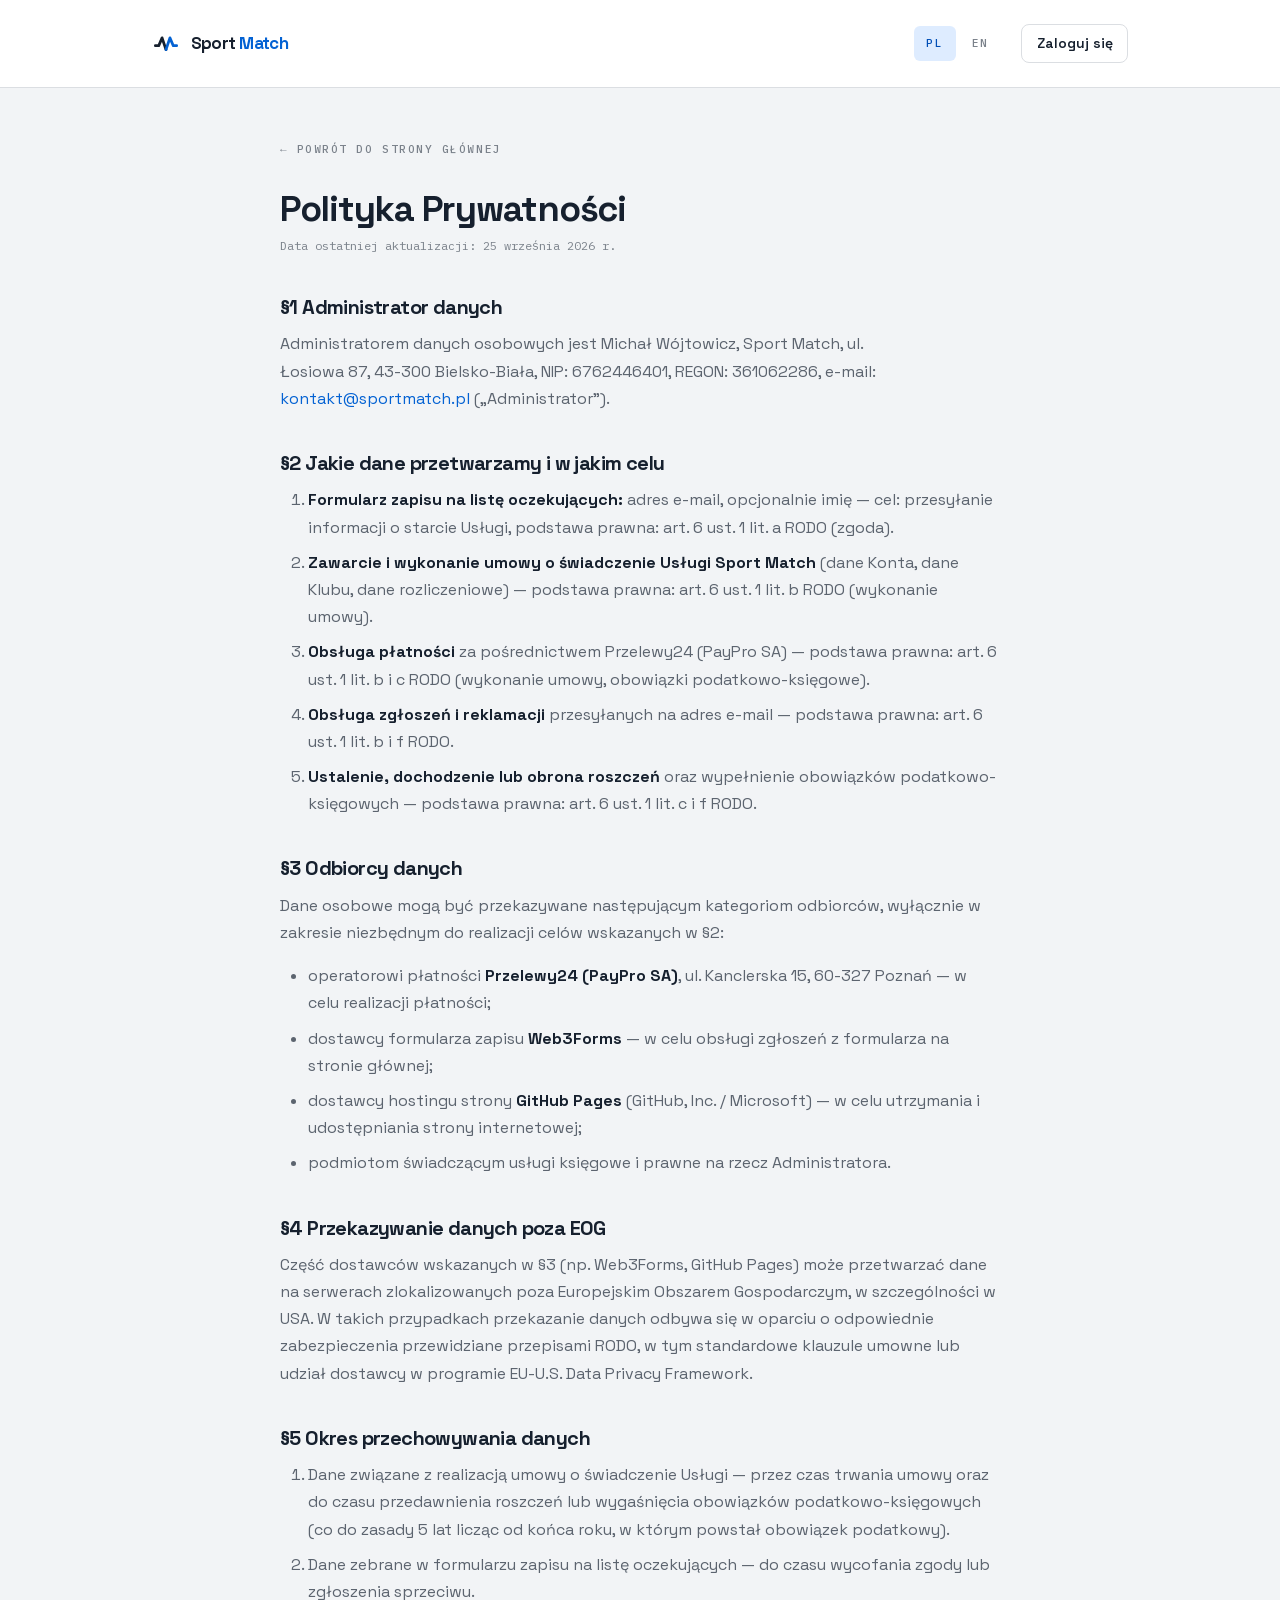
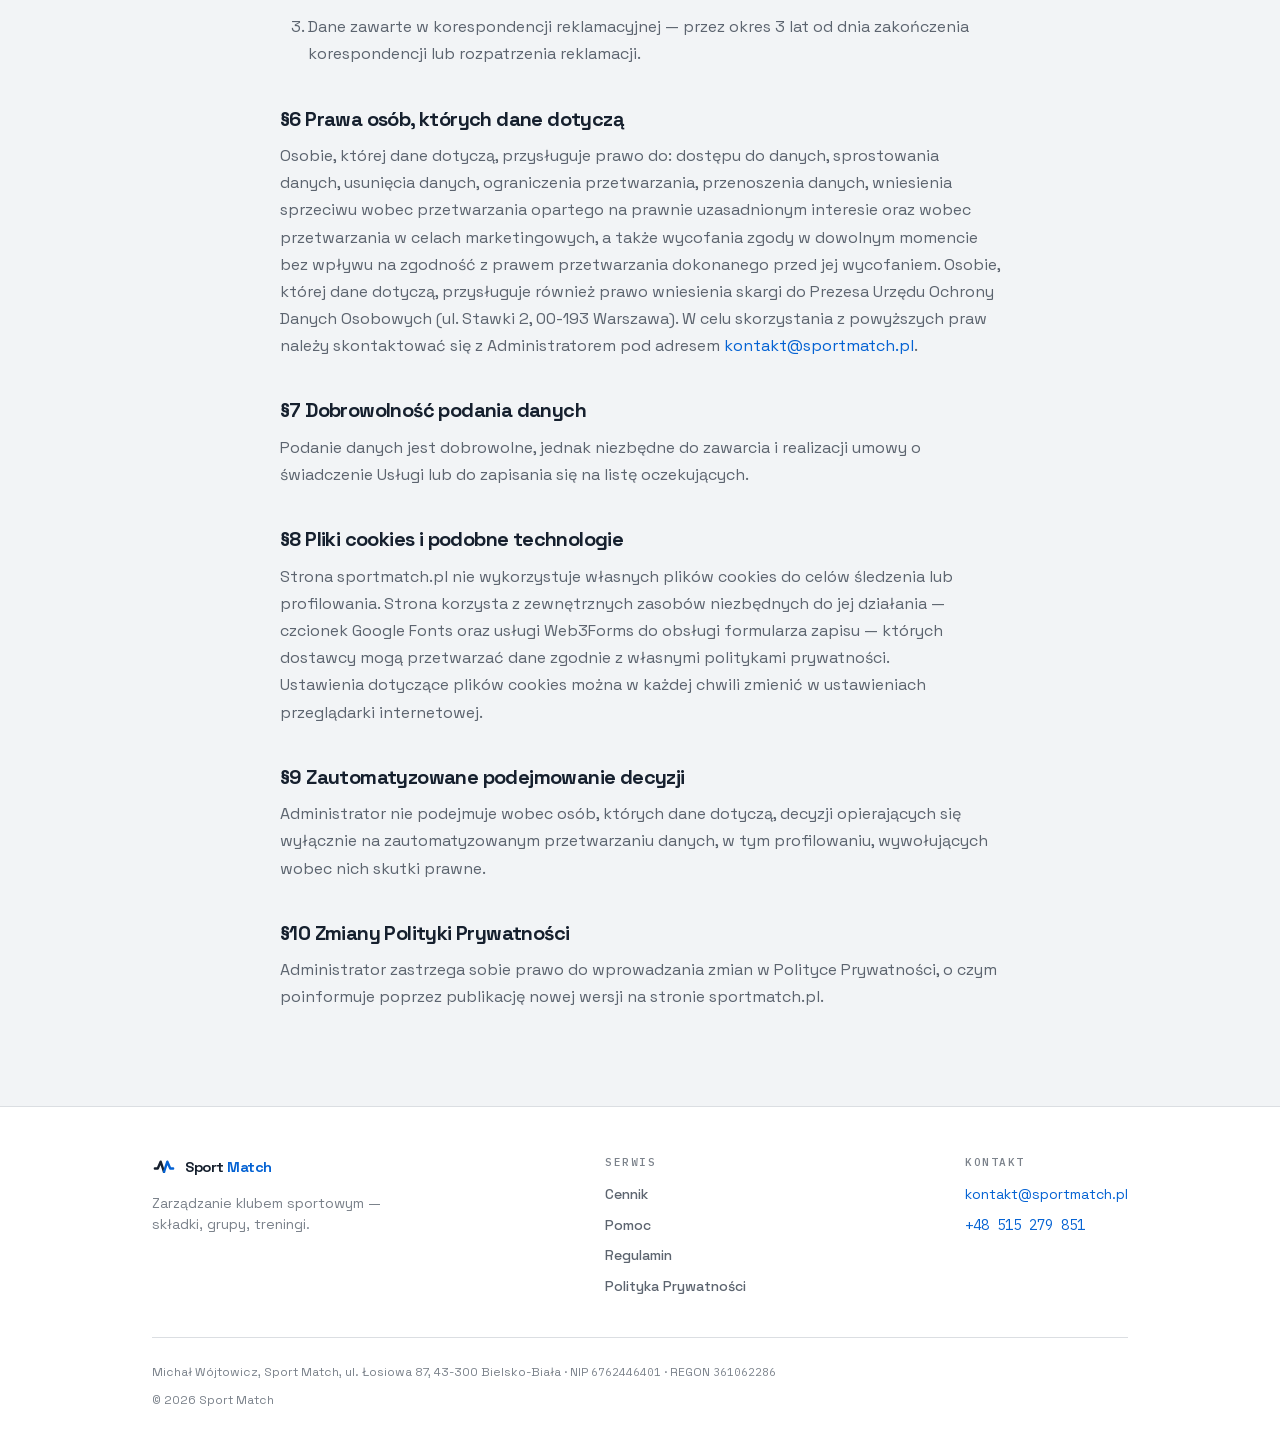
<file: polityka-prywatnosci.html>
<!DOCTYPE html>
<html lang="pl">
<head>
    <meta charset="UTF-8">
    <meta name="viewport" content="width=device-width, initial-scale=1.0">
    <title>Polityka Prywatności - Sport Match</title>
    <meta name="description" content="Polityka prywatności strony i aplikacji Sport Match — jakie dane zbieramy i jak je przetwarzamy.">
    <link rel="canonical" href="https://sportmatch.pl/polityka-prywatnosci.html">
    <link rel="alternate" hreflang="pl" href="https://sportmatch.pl/polityka-prywatnosci.html">
    <link rel="alternate" hreflang="en" href="https://sportmatch.pl/privacy-policy.html">
    <link rel="alternate" hreflang="x-default" href="https://sportmatch.pl/polityka-prywatnosci.html">
    <meta name="theme-color" content="#1a1d29">
    <link rel="icon" href="favicon.ico" type="image/x-icon">
    <link rel="preload" href="fonts/space-grotesk-300-700-latin.woff2" as="font" type="font/woff2" crossorigin>
    <link rel="stylesheet" href="style.css">
    <script src="script.js" defer></script>
</head>
<body class="lang-pl">
    <header class="site-header">
        <div class="container">
            <div class="topbar">
                <a href="index.html" class="lockup tone-auto">
                    <svg viewBox="0 0 100 100" role="img" aria-label="Sport Match">
                        <path d="M12 56 H24 L36 28 L50 70" fill="none" stroke="currentColor" stroke-width="10" stroke-linecap="round" stroke-linejoin="round"/>
                        <path d="M50 70 L64 28 L76 56 H88" fill="none" stroke="var(--chq-mark-accent)" stroke-width="10" stroke-linecap="round" stroke-linejoin="round"/>
                    </svg>
                    <span class="lockup-word">Sport <span>Match</span></span>
                </a>

                <div class="topbar-actions">
                    <div class="lang-switch">
                        <a class="lang-btn" href="polityka-prywatnosci.html" hreflang="pl" aria-current="page">PL</a>
                        <a class="lang-btn" href="privacy-policy.html" hreflang="en">EN</a>
                    </div>

                    <a href="https://app.sportmatch.pl" class="btn btn-sm btn-ghost">Zaloguj się</a>
                </div>
            </div>
        </div>
    </header>

    <main class="legal">
        <div class="container">
            <a href="index.html" class="legal-back" lang="pl">&larr; Powrót do strony głównej</a>

            <div lang="pl">
                <h1>Polityka Prywatności</h1>
                <p class="legal-updated">Data ostatniej aktualizacji: 25 września 2026 r.</p>

                <h2>§1 Administrator danych</h2>
                <p>Administratorem danych osobowych jest Michał Wójtowicz, Sport Match, ul. Łosiowa 87, 43-300 Bielsko-Biała, NIP: 6762446401, REGON: 361062286, e-mail: <a href="mailto:kontakt@sportmatch.pl">kontakt@sportmatch.pl</a> („Administrator”).</p>

                <h2>§2 Jakie dane przetwarzamy i w jakim celu</h2>
                <ol>
                    <li><strong>Formularz zapisu na listę oczekujących:</strong> adres e-mail, opcjonalnie imię — cel: przesyłanie informacji o starcie Usługi, podstawa prawna: art. 6 ust. 1 lit. a RODO (zgoda).</li>
                    <li><strong>Zawarcie i wykonanie umowy o świadczenie Usługi Sport Match</strong> (dane Konta, dane Klubu, dane rozliczeniowe) — podstawa prawna: art. 6 ust. 1 lit. b RODO (wykonanie umowy).</li>
                    <li><strong>Obsługa płatności</strong> za pośrednictwem Przelewy24 (PayPro SA) — podstawa prawna: art. 6 ust. 1 lit. b i c RODO (wykonanie umowy, obowiązki podatkowo-księgowe).</li>
                    <li><strong>Obsługa zgłoszeń i reklamacji</strong> przesyłanych na adres e-mail — podstawa prawna: art. 6 ust. 1 lit. b i f RODO.</li>
                    <li><strong>Ustalenie, dochodzenie lub obrona roszczeń</strong> oraz wypełnienie obowiązków podatkowo-księgowych — podstawa prawna: art. 6 ust. 1 lit. c i f RODO.</li>
                </ol>

                <h2>§3 Odbiorcy danych</h2>
                <p>Dane osobowe mogą być przekazywane następującym kategoriom odbiorców, wyłącznie w zakresie niezbędnym do realizacji celów wskazanych w §2:</p>
                <ul>
                    <li>operatorowi płatności <strong>Przelewy24 (PayPro SA)</strong>, ul. Kanclerska 15, 60-327 Poznań — w celu realizacji płatności;</li>
                    <li>dostawcy formularza zapisu <strong>Web3Forms</strong> — w celu obsługi zgłoszeń z formularza na stronie głównej;</li>
                    <li>dostawcy hostingu strony <strong>GitHub Pages</strong> (GitHub, Inc. / Microsoft) — w celu utrzymania i udostępniania strony internetowej;</li>
                    <li>podmiotom świadczącym usługi księgowe i prawne na rzecz Administratora.</li>
                </ul>

                <h2>§4 Przekazywanie danych poza EOG</h2>
                <p>Część dostawców wskazanych w §3 (np. Web3Forms, GitHub Pages) może przetwarzać dane na serwerach zlokalizowanych poza Europejskim Obszarem Gospodarczym, w szczególności w USA. W takich przypadkach przekazanie danych odbywa się w oparciu o odpowiednie zabezpieczenia przewidziane przepisami RODO, w tym standardowe klauzule umowne lub udział dostawcy w programie EU-U.S. Data Privacy Framework.</p>

                <h2>§5 Okres przechowywania danych</h2>
                <ol>
                    <li>Dane związane z realizacją umowy o świadczenie Usługi — przez czas trwania umowy oraz do czasu przedawnienia roszczeń lub wygaśnięcia obowiązków podatkowo-księgowych (co do zasady 5 lat licząc od końca roku, w którym powstał obowiązek podatkowy).</li>
                    <li>Dane zebrane w formularzu zapisu na listę oczekujących — do czasu wycofania zgody lub zgłoszenia sprzeciwu.</li>
                    <li>Dane zawarte w korespondencji reklamacyjnej — przez okres 3 lat od dnia zakończenia korespondencji lub rozpatrzenia reklamacji.</li>
                </ol>

                <h2>§6 Prawa osób, których dane dotyczą</h2>
                <p>Osobie, której dane dotyczą, przysługuje prawo do: dostępu do danych, sprostowania danych, usunięcia danych, ograniczenia przetwarzania, przenoszenia danych, wniesienia sprzeciwu wobec przetwarzania opartego na prawnie uzasadnionym interesie oraz wobec przetwarzania w celach marketingowych, a także wycofania zgody w dowolnym momencie bez wpływu na zgodność z prawem przetwarzania dokonanego przed jej wycofaniem. Osobie, której dane dotyczą, przysługuje również prawo wniesienia skargi do Prezesa Urzędu Ochrony Danych Osobowych (ul. Stawki 2, 00-193 Warszawa). W celu skorzystania z powyższych praw należy skontaktować się z Administratorem pod adresem <a href="mailto:kontakt@sportmatch.pl">kontakt@sportmatch.pl</a>.</p>

                <h2>§7 Dobrowolność podania danych</h2>
                <p>Podanie danych jest dobrowolne, jednak niezbędne do zawarcia i realizacji umowy o świadczenie Usługi lub do zapisania się na listę oczekujących.</p>

                <h2>§8 Pliki cookies i podobne technologie</h2>
                <p>Strona sportmatch.pl nie wykorzystuje własnych plików cookies do celów śledzenia lub profilowania. Strona korzysta z zewnętrznych zasobów niezbędnych do jej działania — czcionek Google Fonts oraz usługi Web3Forms do obsługi formularza zapisu — których dostawcy mogą przetwarzać dane zgodnie z własnymi politykami prywatności. Ustawienia dotyczące plików cookies można w każdej chwili zmienić w ustawieniach przeglądarki internetowej.</p>

                <h2>§9 Zautomatyzowane podejmowanie decyzji</h2>
                <p>Administrator nie podejmuje wobec osób, których dane dotyczą, decyzji opierających się wyłącznie na zautomatyzowanym przetwarzaniu danych, w tym profilowaniu, wywołujących wobec nich skutki prawne.</p>

                <h2>§10 Zmiany Polityki Prywatności</h2>
                <p>Administrator zastrzega sobie prawo do wprowadzania zmian w Polityce Prywatności, o czym poinformuje poprzez publikację nowej wersji na stronie sportmatch.pl.</p>
            </div>
        </div>
    </main>

    <footer>
        <div class="container">
            <div class="footer-grid">
                <div class="footer-brand">
                    <a href="index.html" class="lockup tone-auto">
                        <svg viewBox="0 0 100 100" role="img" aria-label="Sport Match">
                            <path d="M12 56 H24 L36 28 L50 70" fill="none" stroke="currentColor" stroke-width="10" stroke-linecap="round" stroke-linejoin="round"/>
                            <path d="M50 70 L64 28 L76 56 H88" fill="none" stroke="var(--chq-mark-accent)" stroke-width="10" stroke-linecap="round" stroke-linejoin="round"/>
                        </svg>
                        <span class="lockup-word">Sport <span>Match</span></span>
                    </a>
                    <p class="footer-tagline" lang="pl">Zarządzanie klubem sportowym — składki, grupy, treningi.</p>
                    <p class="footer-tagline" lang="en">Sports club management — fees, groups, training.</p>
                </div>

                <nav class="footer-nav">
                    <p class="col-label" lang="pl">Serwis</p>
                    <p class="col-label" lang="en">Site</p>
                    <a href="index.html#pricing" lang="pl">Cennik</a>
                    <a href="index.html#pricing" lang="en">Pricing</a>
                    <a href="pomoc/" lang="pl">Pomoc</a>
                    <a href="help/" lang="en">Help</a>
                    <a href="regulamin.html" lang="pl">Regulamin</a>
                    <a href="privacy-policy.html" lang="en">Terms &amp; Conditions</a>
                    <a href="polityka-prywatnosci.html" lang="pl">Polityka Prywatności</a>
                    <a href="privacy-policy.html" lang="en">Privacy Policy</a>
                </nav>

                <div class="footer-contact">
                    <p class="col-label" lang="pl">Kontakt</p>
                    <p class="col-label" lang="en">Contact</p>
                    <a href="mailto:kontakt@sportmatch.pl" lang="pl">kontakt@sportmatch.pl</a>
                    <a href="mailto:contact@sportmatch.pl" lang="en">contact@sportmatch.pl</a>
                    <a class="data-num" href="tel:+48515279851">+48 515 279 851</a>
                </div>
            </div>

            <div class="footer-legal">
                <p lang="pl">Michał Wójtowicz, Sport Match, ul. Łosiowa 87, 43-300 Bielsko-Biała &middot; NIP <span class="data-num">6762446401</span> &middot; REGON <span class="data-num">361062286</span></p>
                <p lang="en">Michał Wójtowicz, Sport Match, ul. Łosiowa 87, 43-300 Bielsko-Biała, Poland &middot; NIP <span class="data-num">6762446401</span> &middot; REGON <span class="data-num">361062286</span></p>
                <p>&copy; 2026 Sport Match</p>
            </div>
        </div>
    </footer>
</body>
</html>
</file>
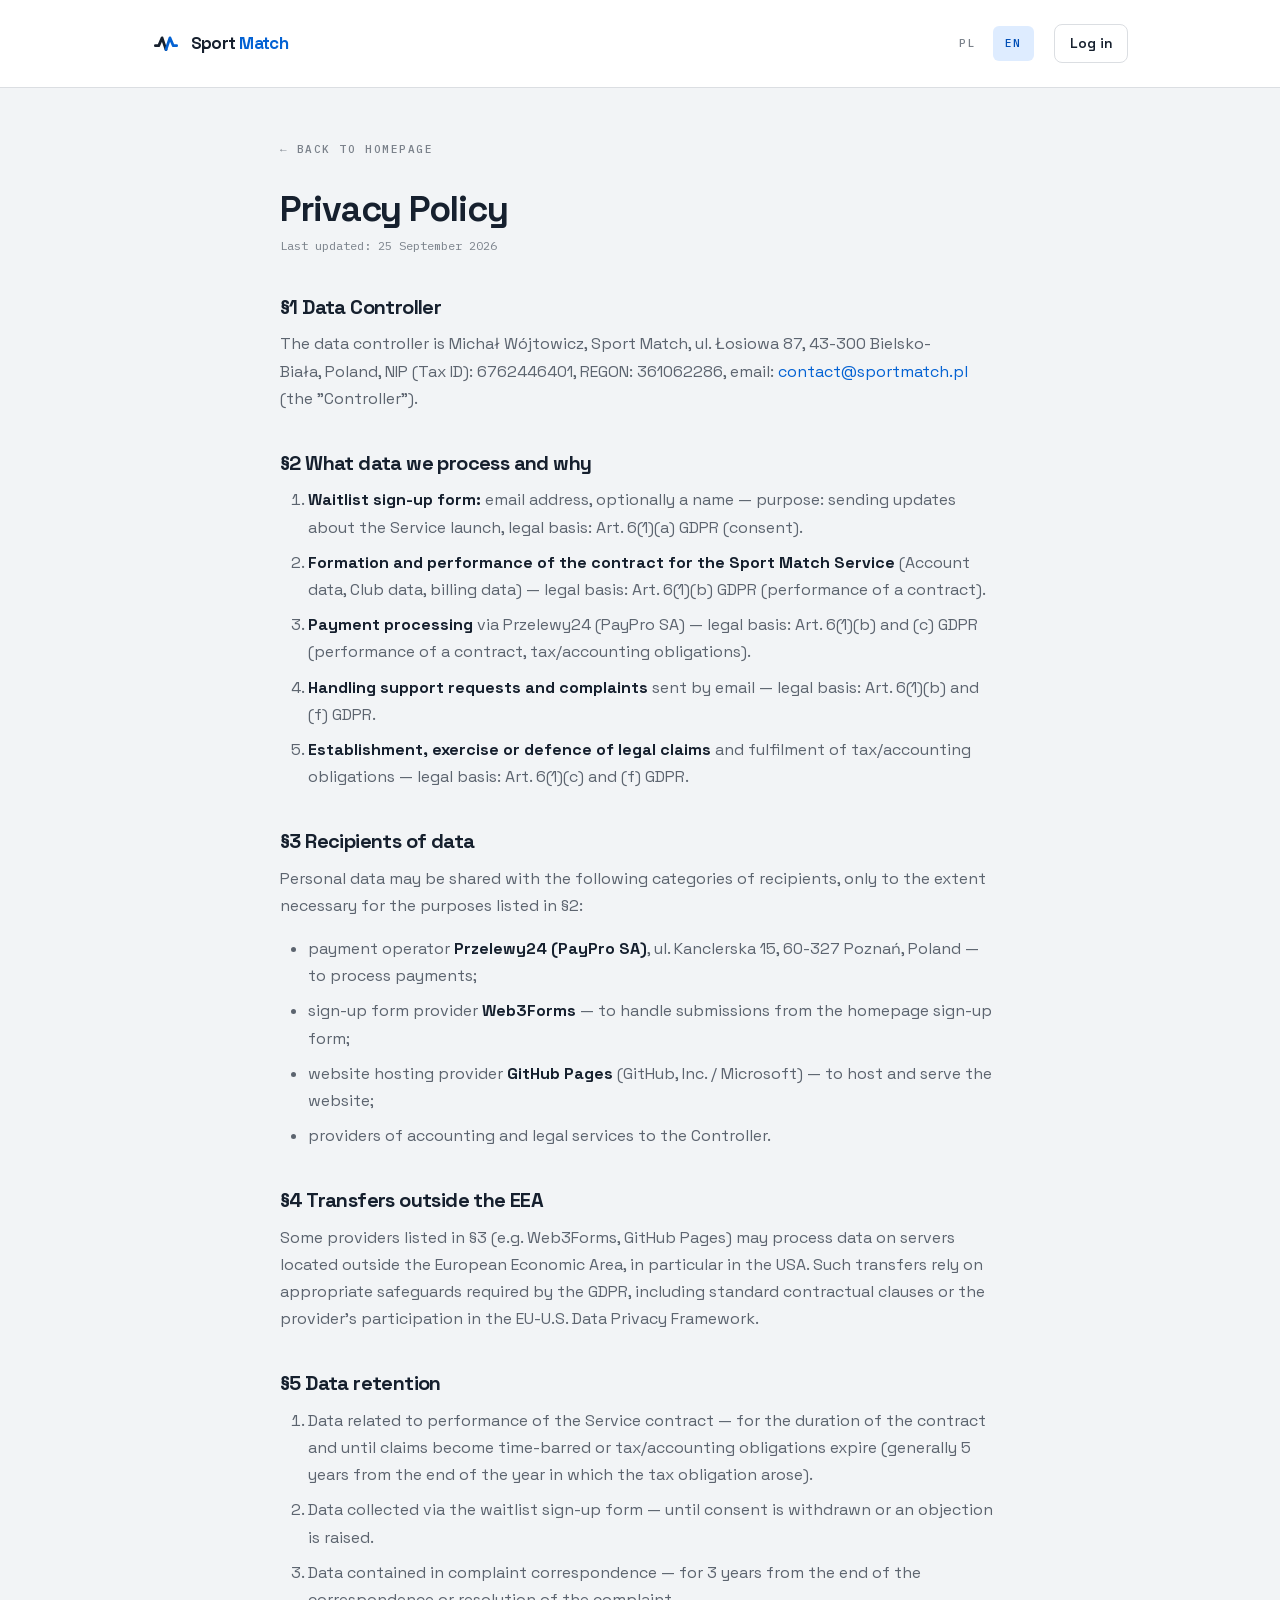
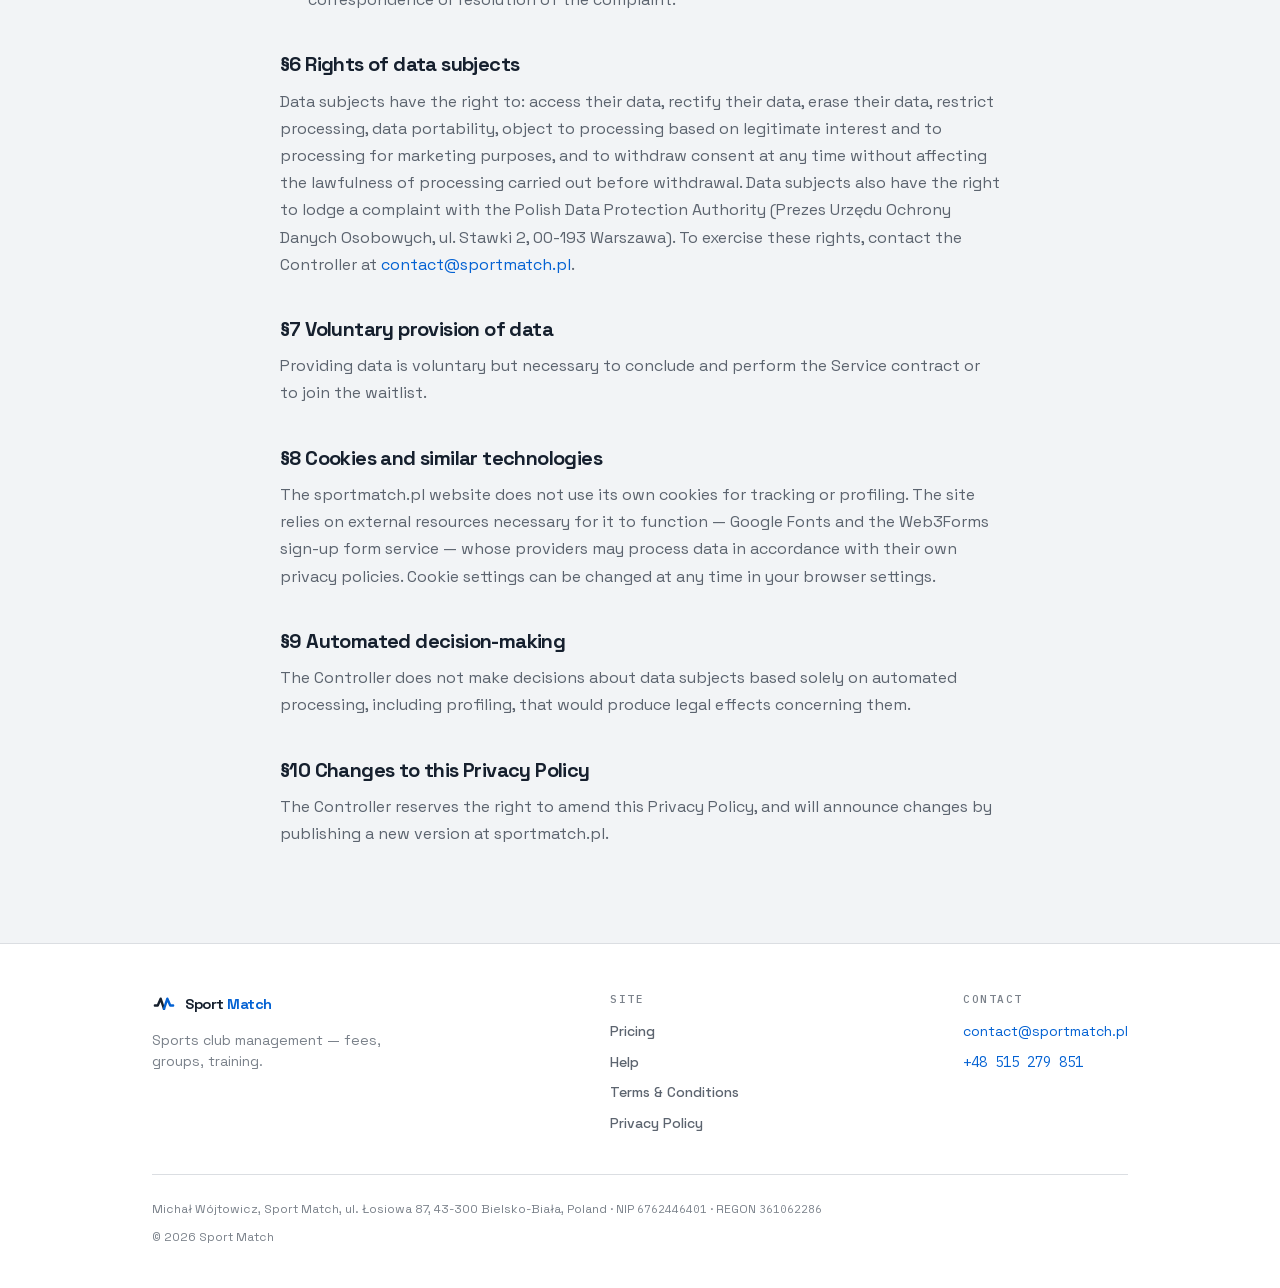
<file: privacy-policy.html>
<!DOCTYPE html>
<html lang="en">
<head>
    <meta charset="UTF-8">
    <meta name="viewport" content="width=device-width, initial-scale=1.0">
    <title>Privacy Policy - Sport Match</title>
    <meta name="description" content="Privacy policy for the Sport Match website and application — what data we collect and how we process it.">
    <link rel="canonical" href="https://sportmatch.pl/privacy-policy.html">
    <link rel="alternate" hreflang="pl" href="https://sportmatch.pl/polityka-prywatnosci.html">
    <link rel="alternate" hreflang="en" href="https://sportmatch.pl/privacy-policy.html">
    <link rel="alternate" hreflang="x-default" href="https://sportmatch.pl/polityka-prywatnosci.html">
    <meta name="theme-color" content="#1a1d29">
    <link rel="icon" href="favicon.ico" type="image/x-icon">
    <link rel="preload" href="fonts/space-grotesk-300-700-latin.woff2" as="font" type="font/woff2" crossorigin>
    <link rel="stylesheet" href="style.css">
    <script src="script.js" defer></script>
</head>
<body class="lang-en">
    <header class="site-header">
        <div class="container">
            <div class="topbar">
                <a href="index.html" class="lockup tone-auto">
                    <svg viewBox="0 0 100 100" role="img" aria-label="Sport Match">
                        <path d="M12 56 H24 L36 28 L50 70" fill="none" stroke="currentColor" stroke-width="10" stroke-linecap="round" stroke-linejoin="round"/>
                        <path d="M50 70 L64 28 L76 56 H88" fill="none" stroke="var(--chq-mark-accent)" stroke-width="10" stroke-linecap="round" stroke-linejoin="round"/>
                    </svg>
                    <span class="lockup-word">Sport <span>Match</span></span>
                </a>

                <div class="topbar-actions">
                    <div class="lang-switch">
                        <a class="lang-btn" href="polityka-prywatnosci.html" hreflang="pl">PL</a>
                        <a class="lang-btn" href="privacy-policy.html" hreflang="en" aria-current="page">EN</a>
                    </div>

                    <a href="https://app.sportmatch.pl" class="btn btn-sm btn-ghost">Log in</a>
                </div>
            </div>
        </div>
    </header>

    <main class="legal">
        <div class="container">
            <a href="index.html" class="legal-back" lang="en">&larr; Back to homepage</a>

            <div lang="en">
                <h1>Privacy Policy</h1>
                <p class="legal-updated">Last updated: 25 September 2026</p>

                <h2>§1 Data Controller</h2>
                <p>The data controller is Michał Wójtowicz, Sport Match, ul. Łosiowa 87, 43-300 Bielsko-Biała, Poland, NIP (Tax ID): 6762446401, REGON: 361062286, email: <a href="mailto:contact@sportmatch.pl">contact@sportmatch.pl</a> (the "Controller").</p>

                <h2>§2 What data we process and why</h2>
                <ol>
                    <li><strong>Waitlist sign-up form:</strong> email address, optionally a name — purpose: sending updates about the Service launch, legal basis: Art. 6(1)(a) GDPR (consent).</li>
                    <li><strong>Formation and performance of the contract for the Sport Match Service</strong> (Account data, Club data, billing data) — legal basis: Art. 6(1)(b) GDPR (performance of a contract).</li>
                    <li><strong>Payment processing</strong> via Przelewy24 (PayPro SA) — legal basis: Art. 6(1)(b) and (c) GDPR (performance of a contract, tax/accounting obligations).</li>
                    <li><strong>Handling support requests and complaints</strong> sent by email — legal basis: Art. 6(1)(b) and (f) GDPR.</li>
                    <li><strong>Establishment, exercise or defence of legal claims</strong> and fulfilment of tax/accounting obligations — legal basis: Art. 6(1)(c) and (f) GDPR.</li>
                </ol>

                <h2>§3 Recipients of data</h2>
                <p>Personal data may be shared with the following categories of recipients, only to the extent necessary for the purposes listed in §2:</p>
                <ul>
                    <li>payment operator <strong>Przelewy24 (PayPro SA)</strong>, ul. Kanclerska 15, 60-327 Poznań, Poland — to process payments;</li>
                    <li>sign-up form provider <strong>Web3Forms</strong> — to handle submissions from the homepage sign-up form;</li>
                    <li>website hosting provider <strong>GitHub Pages</strong> (GitHub, Inc. / Microsoft) — to host and serve the website;</li>
                    <li>providers of accounting and legal services to the Controller.</li>
                </ul>

                <h2>§4 Transfers outside the EEA</h2>
                <p>Some providers listed in §3 (e.g. Web3Forms, GitHub Pages) may process data on servers located outside the European Economic Area, in particular in the USA. Such transfers rely on appropriate safeguards required by the GDPR, including standard contractual clauses or the provider's participation in the EU-U.S. Data Privacy Framework.</p>

                <h2>§5 Data retention</h2>
                <ol>
                    <li>Data related to performance of the Service contract — for the duration of the contract and until claims become time-barred or tax/accounting obligations expire (generally 5 years from the end of the year in which the tax obligation arose).</li>
                    <li>Data collected via the waitlist sign-up form — until consent is withdrawn or an objection is raised.</li>
                    <li>Data contained in complaint correspondence — for 3 years from the end of the correspondence or resolution of the complaint.</li>
                </ol>

                <h2>§6 Rights of data subjects</h2>
                <p>Data subjects have the right to: access their data, rectify their data, erase their data, restrict processing, data portability, object to processing based on legitimate interest and to processing for marketing purposes, and to withdraw consent at any time without affecting the lawfulness of processing carried out before withdrawal. Data subjects also have the right to lodge a complaint with the Polish Data Protection Authority (Prezes Urzędu Ochrony Danych Osobowych, ul. Stawki 2, 00-193 Warszawa). To exercise these rights, contact the Controller at <a href="mailto:contact@sportmatch.pl">contact@sportmatch.pl</a>.</p>

                <h2>§7 Voluntary provision of data</h2>
                <p>Providing data is voluntary but necessary to conclude and perform the Service contract or to join the waitlist.</p>

                <h2>§8 Cookies and similar technologies</h2>
                <p>The sportmatch.pl website does not use its own cookies for tracking or profiling. The site relies on external resources necessary for it to function — Google Fonts and the Web3Forms sign-up form service — whose providers may process data in accordance with their own privacy policies. Cookie settings can be changed at any time in your browser settings.</p>

                <h2>§9 Automated decision-making</h2>
                <p>The Controller does not make decisions about data subjects based solely on automated processing, including profiling, that would produce legal effects concerning them.</p>

                <h2>§10 Changes to this Privacy Policy</h2>
                <p>The Controller reserves the right to amend this Privacy Policy, and will announce changes by publishing a new version at sportmatch.pl.</p>
            </div>
        </div>
    </main>

    <footer>
        <div class="container">
            <div class="footer-grid">
                <div class="footer-brand">
                    <a href="index.html" class="lockup tone-auto">
                        <svg viewBox="0 0 100 100" role="img" aria-label="Sport Match">
                            <path d="M12 56 H24 L36 28 L50 70" fill="none" stroke="currentColor" stroke-width="10" stroke-linecap="round" stroke-linejoin="round"/>
                            <path d="M50 70 L64 28 L76 56 H88" fill="none" stroke="var(--chq-mark-accent)" stroke-width="10" stroke-linecap="round" stroke-linejoin="round"/>
                        </svg>
                        <span class="lockup-word">Sport <span>Match</span></span>
                    </a>
                    <p class="footer-tagline" lang="pl">Zarządzanie klubem sportowym — składki, grupy, treningi.</p>
                    <p class="footer-tagline" lang="en">Sports club management — fees, groups, training.</p>
                </div>

                <nav class="footer-nav">
                    <p class="col-label" lang="pl">Serwis</p>
                    <p class="col-label" lang="en">Site</p>
                    <a href="index.html#pricing" lang="pl">Cennik</a>
                    <a href="index.html#pricing" lang="en">Pricing</a>
                    <a href="pomoc/" lang="pl">Pomoc</a>
                    <a href="help/" lang="en">Help</a>
                    <a href="regulamin.html" lang="pl">Regulamin</a>
                    <a href="privacy-policy.html" lang="en">Terms &amp; Conditions</a>
                    <a href="polityka-prywatnosci.html" lang="pl">Polityka Prywatności</a>
                    <a href="privacy-policy.html" lang="en">Privacy Policy</a>
                </nav>

                <div class="footer-contact">
                    <p class="col-label" lang="pl">Kontakt</p>
                    <p class="col-label" lang="en">Contact</p>
                    <a href="mailto:kontakt@sportmatch.pl" lang="pl">kontakt@sportmatch.pl</a>
                    <a href="mailto:contact@sportmatch.pl" lang="en">contact@sportmatch.pl</a>
                    <a class="data-num" href="tel:+48515279851">+48 515 279 851</a>
                </div>
            </div>

            <div class="footer-legal">
                <p lang="pl">Michał Wójtowicz, Sport Match, ul. Łosiowa 87, 43-300 Bielsko-Biała &middot; NIP <span class="data-num">6762446401</span> &middot; REGON <span class="data-num">361062286</span></p>
                <p lang="en">Michał Wójtowicz, Sport Match, ul. Łosiowa 87, 43-300 Bielsko-Biała, Poland &middot; NIP <span class="data-num">6762446401</span> &middot; REGON <span class="data-num">361062286</span></p>
                <p>&copy; 2026 Sport Match</p>
            </div>
        </div>
    </footer>
</body>
</html>
</file>
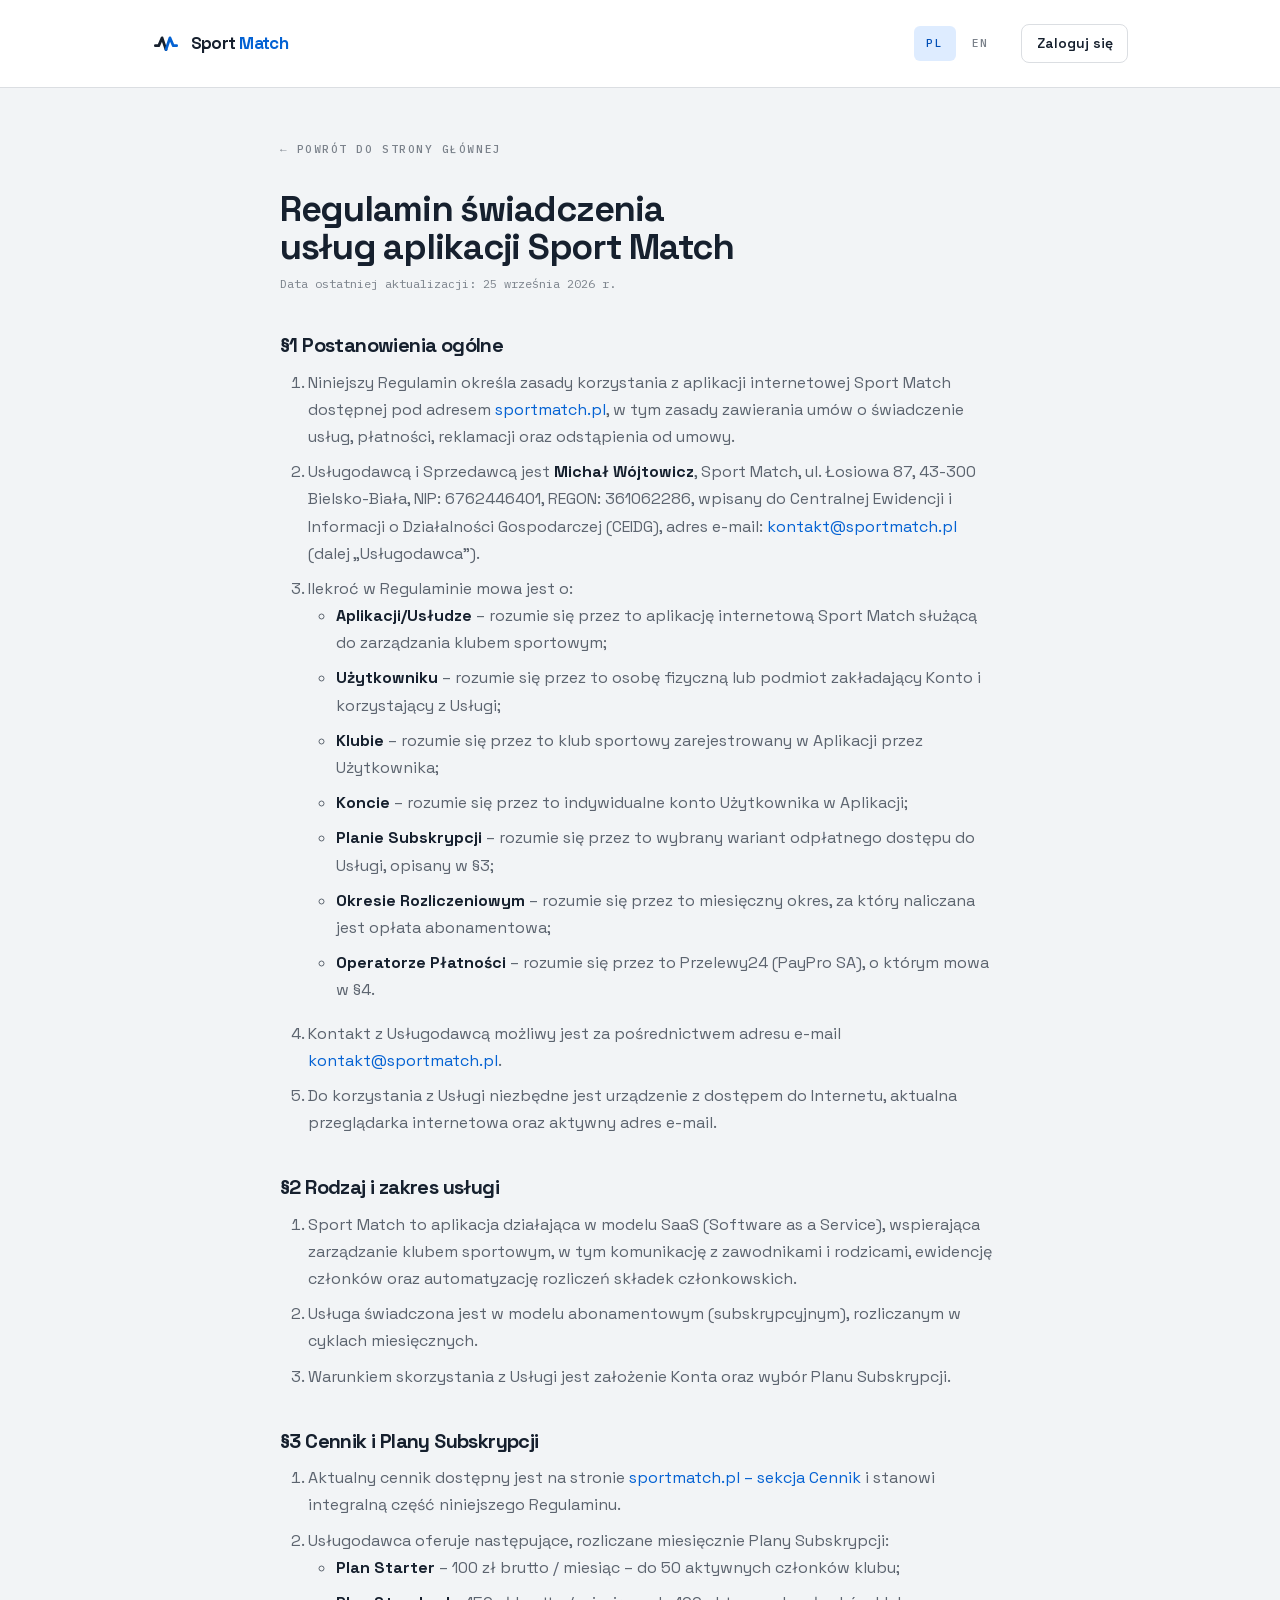
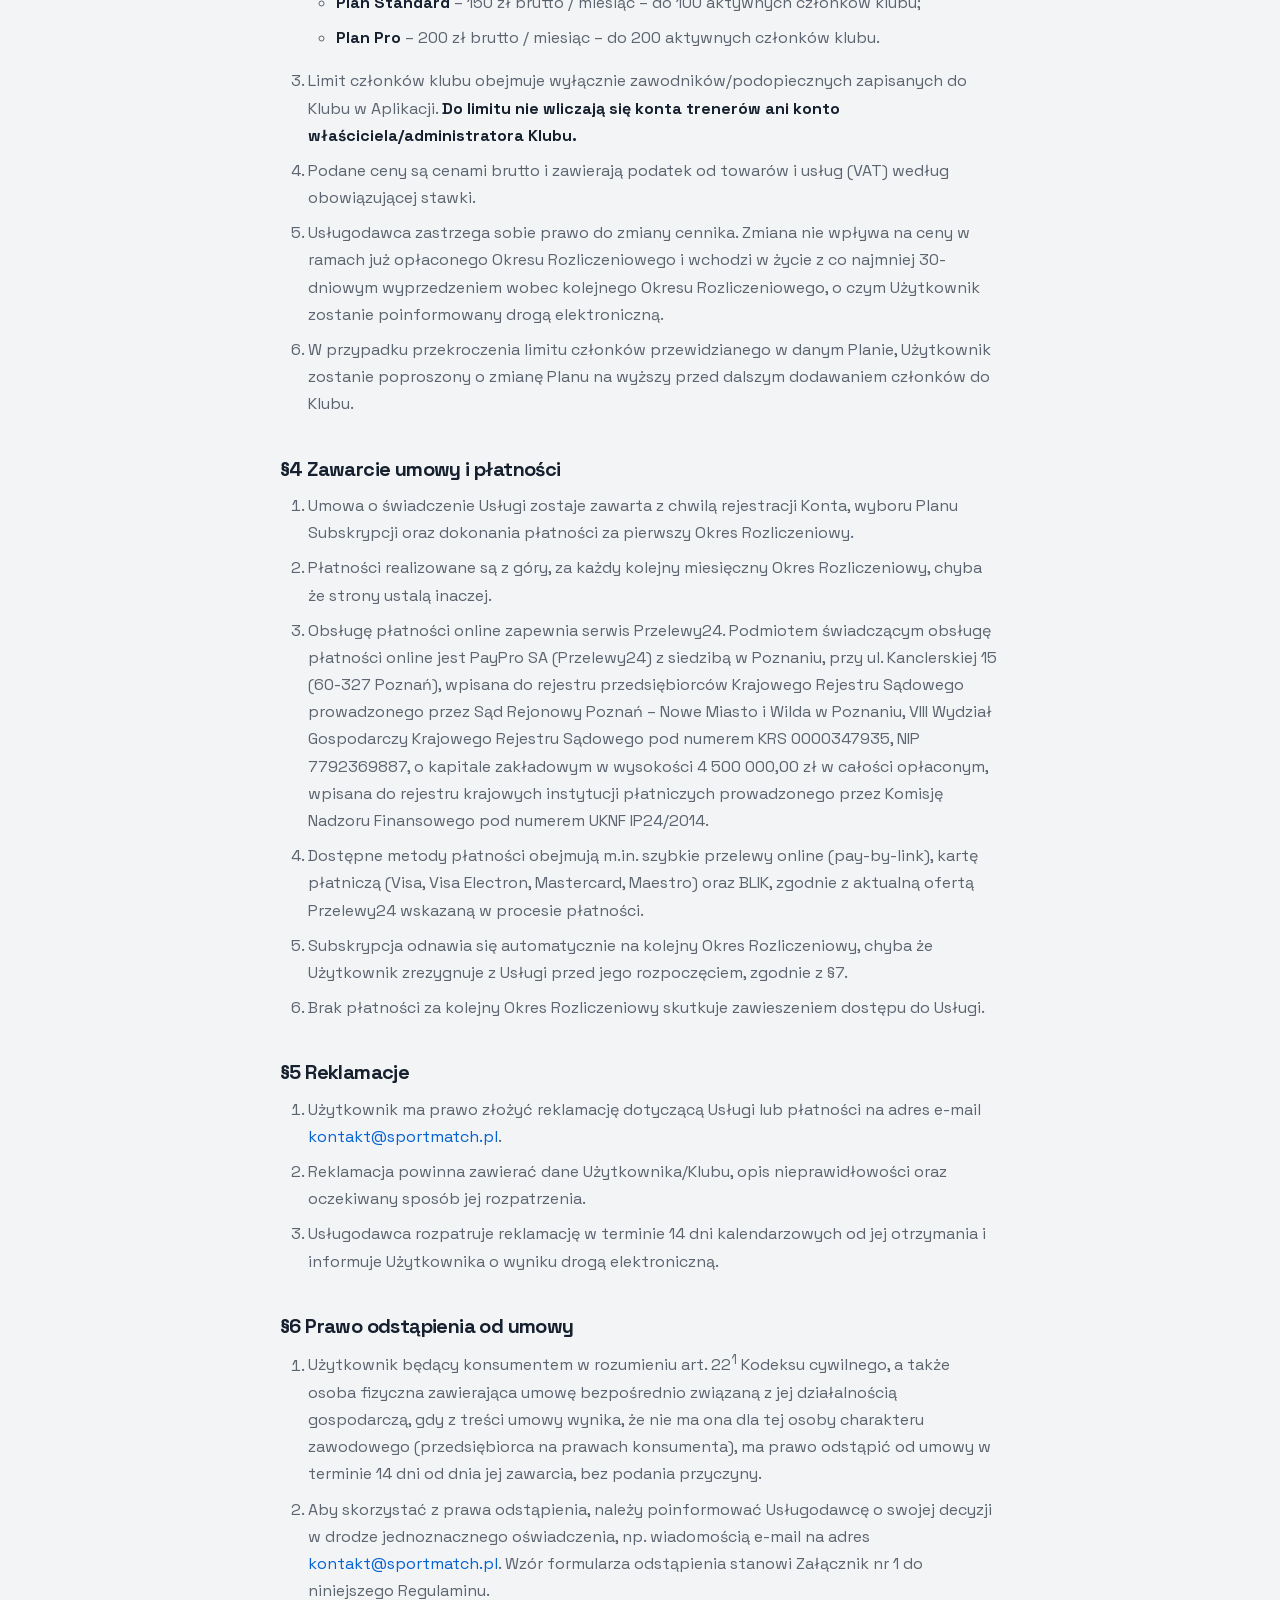
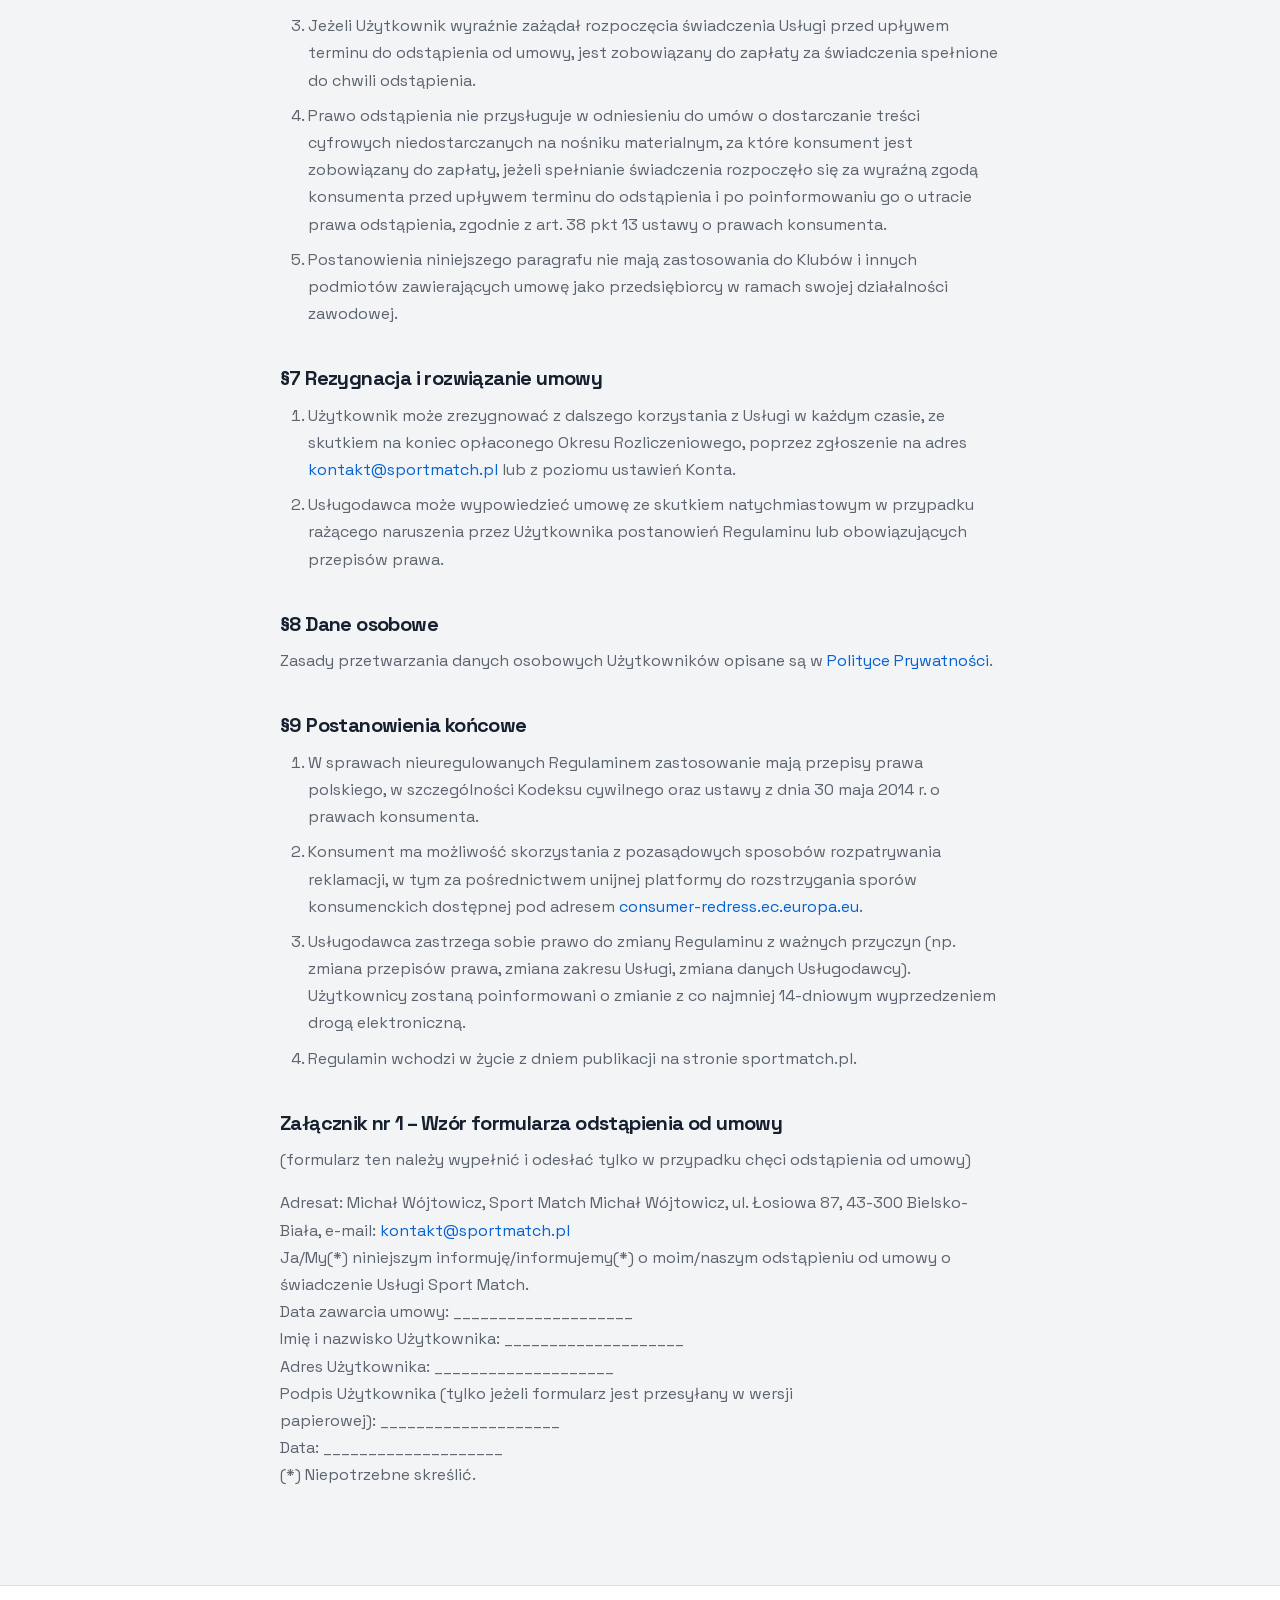
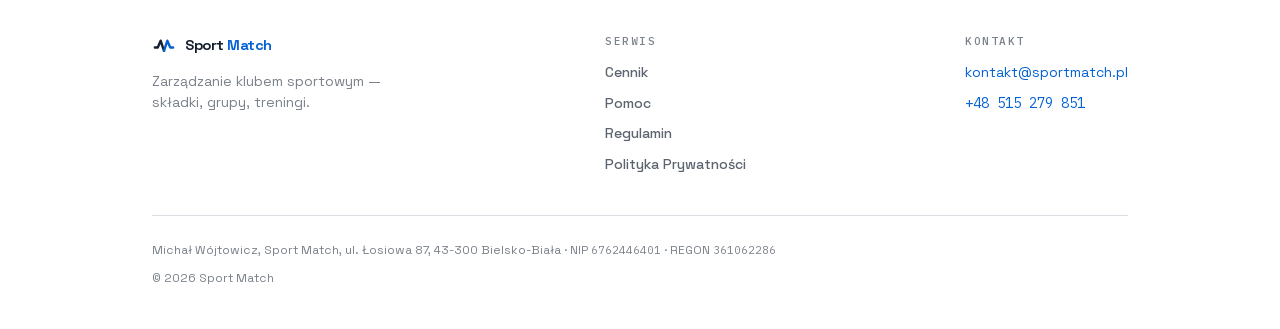
<file: regulamin.html>
<!DOCTYPE html>
<html lang="pl">
<head>
    <meta charset="UTF-8">
    <meta name="viewport" content="width=device-width, initial-scale=1.0">
    <title>Regulamin - Sport Match</title>
    <meta name="description" content="Regulamin świadczenia usług aplikacji Sport Match — zasady zawierania umów, płatności, reklamacji i odstąpienia od umowy.">
    <link rel="canonical" href="https://sportmatch.pl/regulamin.html">
    <link rel="alternate" hreflang="pl" href="https://sportmatch.pl/regulamin.html">
    <link rel="alternate" hreflang="en" href="https://sportmatch.pl/terms-and-conditions.html">
    <link rel="alternate" hreflang="x-default" href="https://sportmatch.pl/regulamin.html">
    <meta name="theme-color" content="#1a1d29">
    <link rel="icon" href="favicon.ico" type="image/x-icon">
    <link rel="preload" href="fonts/space-grotesk-300-700-latin.woff2" as="font" type="font/woff2" crossorigin>
    <link rel="stylesheet" href="style.css">
    <script src="script.js" defer></script>
</head>
<body class="lang-pl">
    <header class="site-header">
        <div class="container">
            <div class="topbar">
                <a href="index.html" class="lockup tone-auto">
                    <svg viewBox="0 0 100 100" role="img" aria-label="Sport Match">
                        <path d="M12 56 H24 L36 28 L50 70" fill="none" stroke="currentColor" stroke-width="10" stroke-linecap="round" stroke-linejoin="round"/>
                        <path d="M50 70 L64 28 L76 56 H88" fill="none" stroke="var(--chq-mark-accent)" stroke-width="10" stroke-linecap="round" stroke-linejoin="round"/>
                    </svg>
                    <span class="lockup-word">Sport <span>Match</span></span>
                </a>

                <div class="topbar-actions">
                    <div class="lang-switch">
                        <a class="lang-btn" href="regulamin.html" hreflang="pl" aria-current="page">PL</a>
                        <a class="lang-btn" href="terms-and-conditions.html" hreflang="en">EN</a>
                    </div>

                    <a href="https://app.sportmatch.pl" class="btn btn-sm btn-ghost">Zaloguj się</a>
                </div>
            </div>
        </div>
    </header>

    <main class="legal">
        <div class="container">
            <a href="index.html" class="legal-back" lang="pl">&larr; Powrót do strony głównej</a>

            <div lang="pl">
                <h1>Regulamin świadczenia usług aplikacji Sport Match</h1>
                <p class="legal-updated">Data ostatniej aktualizacji: 25 września 2026 r.</p>

                <h2>§1 Postanowienia ogólne</h2>
                <ol>
                    <li>Niniejszy Regulamin określa zasady korzystania z aplikacji internetowej Sport Match dostępnej pod adresem <a href="https://sportmatch.pl">sportmatch.pl</a>, w tym zasady zawierania umów o świadczenie usług, płatności, reklamacji oraz odstąpienia od umowy.</li>
                    <li>Usługodawcą i Sprzedawcą jest <strong>Michał Wójtowicz</strong>, Sport Match, ul. Łosiowa 87, 43-300 Bielsko-Biała, NIP: 6762446401, REGON: 361062286, wpisany do Centralnej Ewidencji i Informacji o Działalności Gospodarczej (CEIDG), adres e-mail: <a href="mailto:kontakt@sportmatch.pl">kontakt@sportmatch.pl</a> (dalej „Usługodawca”).</li>
                    <li>Ilekroć w Regulaminie mowa jest o:
                        <ul>
                            <li><strong>Aplikacji/Usłudze</strong> – rozumie się przez to aplikację internetową Sport Match służącą do zarządzania klubem sportowym;</li>
                            <li><strong>Użytkowniku</strong> – rozumie się przez to osobę fizyczną lub podmiot zakładający Konto i korzystający z Usługi;</li>
                            <li><strong>Klubie</strong> – rozumie się przez to klub sportowy zarejestrowany w Aplikacji przez Użytkownika;</li>
                            <li><strong>Koncie</strong> – rozumie się przez to indywidualne konto Użytkownika w Aplikacji;</li>
                            <li><strong>Planie Subskrypcji</strong> – rozumie się przez to wybrany wariant odpłatnego dostępu do Usługi, opisany w §3;</li>
                            <li><strong>Okresie Rozliczeniowym</strong> – rozumie się przez to miesięczny okres, za który naliczana jest opłata abonamentowa;</li>
                            <li><strong>Operatorze Płatności</strong> – rozumie się przez to Przelewy24 (PayPro SA), o którym mowa w §4.</li>
                        </ul>
                    </li>
                    <li>Kontakt z Usługodawcą możliwy jest za pośrednictwem adresu e-mail <a href="mailto:kontakt@sportmatch.pl">kontakt@sportmatch.pl</a>.</li>
                    <li>Do korzystania z Usługi niezbędne jest urządzenie z dostępem do Internetu, aktualna przeglądarka internetowa oraz aktywny adres e-mail.</li>
                </ol>

                <h2>§2 Rodzaj i zakres usługi</h2>
                <ol>
                    <li>Sport Match to aplikacja działająca w modelu SaaS (Software as a Service), wspierająca zarządzanie klubem sportowym, w tym komunikację z zawodnikami i rodzicami, ewidencję członków oraz automatyzację rozliczeń składek członkowskich.</li>
                    <li>Usługa świadczona jest w modelu abonamentowym (subskrypcyjnym), rozliczanym w cyklach miesięcznych.</li>
                    <li>Warunkiem skorzystania z Usługi jest założenie Konta oraz wybór Planu Subskrypcji.</li>
                </ol>

                <h2>§3 Cennik i Plany Subskrypcji</h2>
                <ol>
                    <li>Aktualny cennik dostępny jest na stronie <a href="index.html#pricing">sportmatch.pl – sekcja Cennik</a> i stanowi integralną część niniejszego Regulaminu.</li>
                    <li>Usługodawca oferuje następujące, rozliczane miesięcznie Plany Subskrypcji:
                        <ul>
                            <li><strong>Plan Starter</strong> – 100 zł brutto / miesiąc – do 50 aktywnych członków klubu;</li>
                            <li><strong>Plan Standard</strong> – 150 zł brutto / miesiąc – do 100 aktywnych członków klubu;</li>
                            <li><strong>Plan Pro</strong> – 200 zł brutto / miesiąc – do 200 aktywnych członków klubu.</li>
                        </ul>
                    </li>
                    <li>Limit członków klubu obejmuje wyłącznie zawodników/podopiecznych zapisanych do Klubu w Aplikacji. <strong>Do limitu nie wliczają się konta trenerów ani konto właściciela/administratora Klubu.</strong></li>
                    <li>Podane ceny są cenami brutto i zawierają podatek od towarów i usług (VAT) według obowiązującej stawki.</li>
                    <li>Usługodawca zastrzega sobie prawo do zmiany cennika. Zmiana nie wpływa na ceny w ramach już opłaconego Okresu Rozliczeniowego i wchodzi w życie z co najmniej 30-dniowym wyprzedzeniem wobec kolejnego Okresu Rozliczeniowego, o czym Użytkownik zostanie poinformowany drogą elektroniczną.</li>
                    <li>W przypadku przekroczenia limitu członków przewidzianego w danym Planie, Użytkownik zostanie poproszony o zmianę Planu na wyższy przed dalszym dodawaniem członków do Klubu.</li>
                </ol>

                <h2>§4 Zawarcie umowy i płatności</h2>
                <ol>
                    <li>Umowa o świadczenie Usługi zostaje zawarta z chwilą rejestracji Konta, wyboru Planu Subskrypcji oraz dokonania płatności za pierwszy Okres Rozliczeniowy.</li>
                    <li>Płatności realizowane są z góry, za każdy kolejny miesięczny Okres Rozliczeniowy, chyba że strony ustalą inaczej.</li>
                    <li>Obsługę płatności online zapewnia serwis Przelewy24. Podmiotem świadczącym obsługę płatności online jest PayPro SA (Przelewy24) z siedzibą w Poznaniu, przy ul. Kanclerskiej 15 (60-327 Poznań), wpisana do rejestru przedsiębiorców Krajowego Rejestru Sądowego prowadzonego przez Sąd Rejonowy Poznań – Nowe Miasto i Wilda w Poznaniu, VIII Wydział Gospodarczy Krajowego Rejestru Sądowego pod numerem KRS 0000347935, NIP 7792369887, o kapitale zakładowym w wysokości 4 500 000,00 zł w całości opłaconym, wpisana do rejestru krajowych instytucji płatniczych prowadzonego przez Komisję Nadzoru Finansowego pod numerem UKNF IP24/2014.</li>
                    <li>Dostępne metody płatności obejmują m.in. szybkie przelewy online (pay-by-link), kartę płatniczą (Visa, Visa Electron, Mastercard, Maestro) oraz BLIK, zgodnie z aktualną ofertą Przelewy24 wskazaną w procesie płatności.</li>
                    <li>Subskrypcja odnawia się automatycznie na kolejny Okres Rozliczeniowy, chyba że Użytkownik zrezygnuje z Usługi przed jego rozpoczęciem, zgodnie z §7.</li>
                    <li>Brak płatności za kolejny Okres Rozliczeniowy skutkuje zawieszeniem dostępu do Usługi.</li>
                </ol>

                <h2>§5 Reklamacje</h2>
                <ol>
                    <li>Użytkownik ma prawo złożyć reklamację dotyczącą Usługi lub płatności na adres e-mail <a href="mailto:kontakt@sportmatch.pl">kontakt@sportmatch.pl</a>.</li>
                    <li>Reklamacja powinna zawierać dane Użytkownika/Klubu, opis nieprawidłowości oraz oczekiwany sposób jej rozpatrzenia.</li>
                    <li>Usługodawca rozpatruje reklamację w terminie 14 dni kalendarzowych od jej otrzymania i informuje Użytkownika o wyniku drogą elektroniczną.</li>
                </ol>

                <h2>§6 Prawo odstąpienia od umowy</h2>
                <ol>
                    <li>Użytkownik będący konsumentem w rozumieniu art. 22<sup>1</sup> Kodeksu cywilnego, a także osoba fizyczna zawierająca umowę bezpośrednio związaną z jej działalnością gospodarczą, gdy z treści umowy wynika, że nie ma ona dla tej osoby charakteru zawodowego (przedsiębiorca na prawach konsumenta), ma prawo odstąpić od umowy w terminie 14 dni od dnia jej zawarcia, bez podania przyczyny.</li>
                    <li>Aby skorzystać z prawa odstąpienia, należy poinformować Usługodawcę o swojej decyzji w drodze jednoznacznego oświadczenia, np. wiadomością e-mail na adres <a href="mailto:kontakt@sportmatch.pl">kontakt@sportmatch.pl</a>. Wzór formularza odstąpienia stanowi Załącznik nr 1 do niniejszego Regulaminu.</li>
                    <li>Jeżeli Użytkownik wyraźnie zażądał rozpoczęcia świadczenia Usługi przed upływem terminu do odstąpienia od umowy, jest zobowiązany do zapłaty za świadczenia spełnione do chwili odstąpienia.</li>
                    <li>Prawo odstąpienia nie przysługuje w odniesieniu do umów o dostarczanie treści cyfrowych niedostarczanych na nośniku materialnym, za które konsument jest zobowiązany do zapłaty, jeżeli spełnianie świadczenia rozpoczęło się za wyraźną zgodą konsumenta przed upływem terminu do odstąpienia i po poinformowaniu go o utracie prawa odstąpienia, zgodnie z art. 38 pkt 13 ustawy o prawach konsumenta.</li>
                    <li>Postanowienia niniejszego paragrafu nie mają zastosowania do Klubów i innych podmiotów zawierających umowę jako przedsiębiorcy w ramach swojej działalności zawodowej.</li>
                </ol>

                <h2>§7 Rezygnacja i rozwiązanie umowy</h2>
                <ol>
                    <li>Użytkownik może zrezygnować z dalszego korzystania z Usługi w każdym czasie, ze skutkiem na koniec opłaconego Okresu Rozliczeniowego, poprzez zgłoszenie na adres <a href="mailto:kontakt@sportmatch.pl">kontakt@sportmatch.pl</a> lub z poziomu ustawień Konta.</li>
                    <li>Usługodawca może wypowiedzieć umowę ze skutkiem natychmiastowym w przypadku rażącego naruszenia przez Użytkownika postanowień Regulaminu lub obowiązujących przepisów prawa.</li>
                </ol>

                <h2>§8 Dane osobowe</h2>
                <p>Zasady przetwarzania danych osobowych Użytkowników opisane są w <a href="polityka-prywatnosci.html">Polityce Prywatności</a>.</p>

                <h2>§9 Postanowienia końcowe</h2>
                <ol>
                    <li>W sprawach nieuregulowanych Regulaminem zastosowanie mają przepisy prawa polskiego, w szczególności Kodeksu cywilnego oraz ustawy z dnia 30 maja 2014 r. o prawach konsumenta.</li>
                    <li>Konsument ma możliwość skorzystania z pozasądowych sposobów rozpatrywania reklamacji, w tym za pośrednictwem unijnej platformy do rozstrzygania sporów konsumenckich dostępnej pod adresem <a href="https://consumer-redress.ec.europa.eu" target="_blank" rel="noopener">consumer-redress.ec.europa.eu</a>.</li>
                    <li>Usługodawca zastrzega sobie prawo do zmiany Regulaminu z ważnych przyczyn (np. zmiana przepisów prawa, zmiana zakresu Usługi, zmiana danych Usługodawcy). Użytkownicy zostaną poinformowani o zmianie z co najmniej 14-dniowym wyprzedzeniem drogą elektroniczną.</li>
                    <li>Regulamin wchodzi w życie z dniem publikacji na stronie sportmatch.pl.</li>
                </ol>

                <h2>Załącznik nr 1 – Wzór formularza odstąpienia od umowy</h2>
                <p>(formularz ten należy wypełnić i odesłać tylko w przypadku chęci odstąpienia od umowy)</p>
                <p>
                    Adresat: Michał Wójtowicz, Sport Match Michał Wójtowicz, ul. Łosiowa 87, 43-300 Bielsko-Biała, e-mail: <a href="mailto:kontakt@sportmatch.pl">kontakt@sportmatch.pl</a><br>
                    Ja/My(*) niniejszym informuję/informujemy(*) o moim/naszym odstąpieniu od umowy o świadczenie Usługi Sport Match.<br>
                    Data zawarcia umowy: ____________________<br>
                    Imię i nazwisko Użytkownika: ____________________<br>
                    Adres Użytkownika: ____________________<br>
                    Podpis Użytkownika (tylko jeżeli formularz jest przesyłany w wersji papierowej): ____________________<br>
                    Data: ____________________<br>
                    (*) Niepotrzebne skreślić.
                </p>
            </div>
        </div>
    </main>

    <footer>
        <div class="container">
            <div class="footer-grid">
                <div class="footer-brand">
                    <a href="index.html" class="lockup tone-auto">
                        <svg viewBox="0 0 100 100" role="img" aria-label="Sport Match">
                            <path d="M12 56 H24 L36 28 L50 70" fill="none" stroke="currentColor" stroke-width="10" stroke-linecap="round" stroke-linejoin="round"/>
                            <path d="M50 70 L64 28 L76 56 H88" fill="none" stroke="var(--chq-mark-accent)" stroke-width="10" stroke-linecap="round" stroke-linejoin="round"/>
                        </svg>
                        <span class="lockup-word">Sport <span>Match</span></span>
                    </a>
                    <p class="footer-tagline" lang="pl">Zarządzanie klubem sportowym — składki, grupy, treningi.</p>
                    <p class="footer-tagline" lang="en">Sports club management — fees, groups, training.</p>
                </div>

                <nav class="footer-nav">
                    <p class="col-label" lang="pl">Serwis</p>
                    <p class="col-label" lang="en">Site</p>
                    <a href="index.html#pricing" lang="pl">Cennik</a>
                    <a href="index.html#pricing" lang="en">Pricing</a>
                    <a href="pomoc/" lang="pl">Pomoc</a>
                    <a href="help/" lang="en">Help</a>
                    <a href="regulamin.html" lang="pl">Regulamin</a>
                    <a href="terms-and-conditions.html" lang="en">Terms &amp; Conditions</a>
                    <a href="polityka-prywatnosci.html" lang="pl">Polityka Prywatności</a>
                    <a href="privacy-policy.html" lang="en">Privacy Policy</a>
                </nav>

                <div class="footer-contact">
                    <p class="col-label" lang="pl">Kontakt</p>
                    <p class="col-label" lang="en">Contact</p>
                    <a href="mailto:kontakt@sportmatch.pl" lang="pl">kontakt@sportmatch.pl</a>
                    <a href="mailto:contact@sportmatch.pl" lang="en">contact@sportmatch.pl</a>
                    <a class="data-num" href="tel:+48515279851">+48 515 279 851</a>
                </div>
            </div>

            <div class="footer-legal">
                <p lang="pl">Michał Wójtowicz, Sport Match, ul. Łosiowa 87, 43-300 Bielsko-Biała &middot; NIP <span class="data-num">6762446401</span> &middot; REGON <span class="data-num">361062286</span></p>
                <p lang="en">Michał Wójtowicz, Sport Match, ul. Łosiowa 87, 43-300 Bielsko-Biała, Poland &middot; NIP <span class="data-num">6762446401</span> &middot; REGON <span class="data-num">361062286</span></p>
                <p>&copy; 2026 Sport Match</p>
            </div>
        </div>
    </footer>
</body>
</html>
</file>
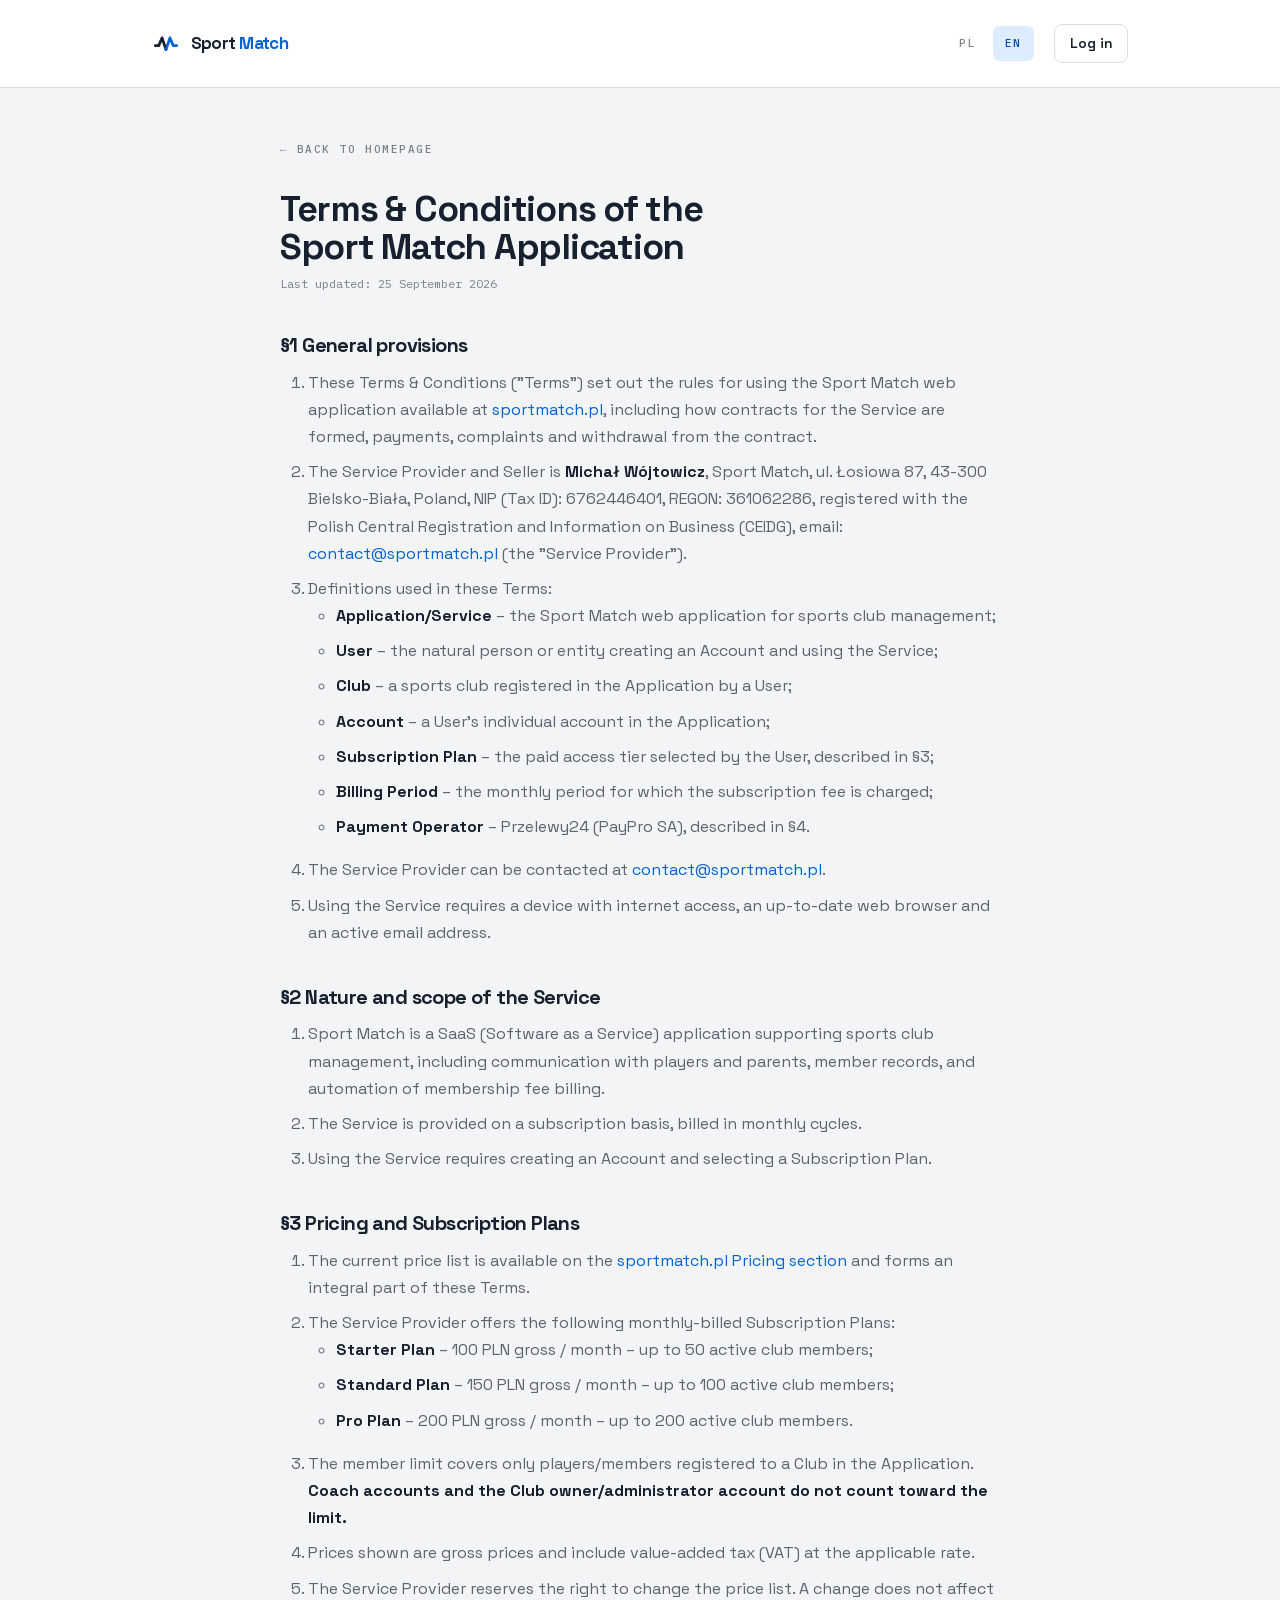
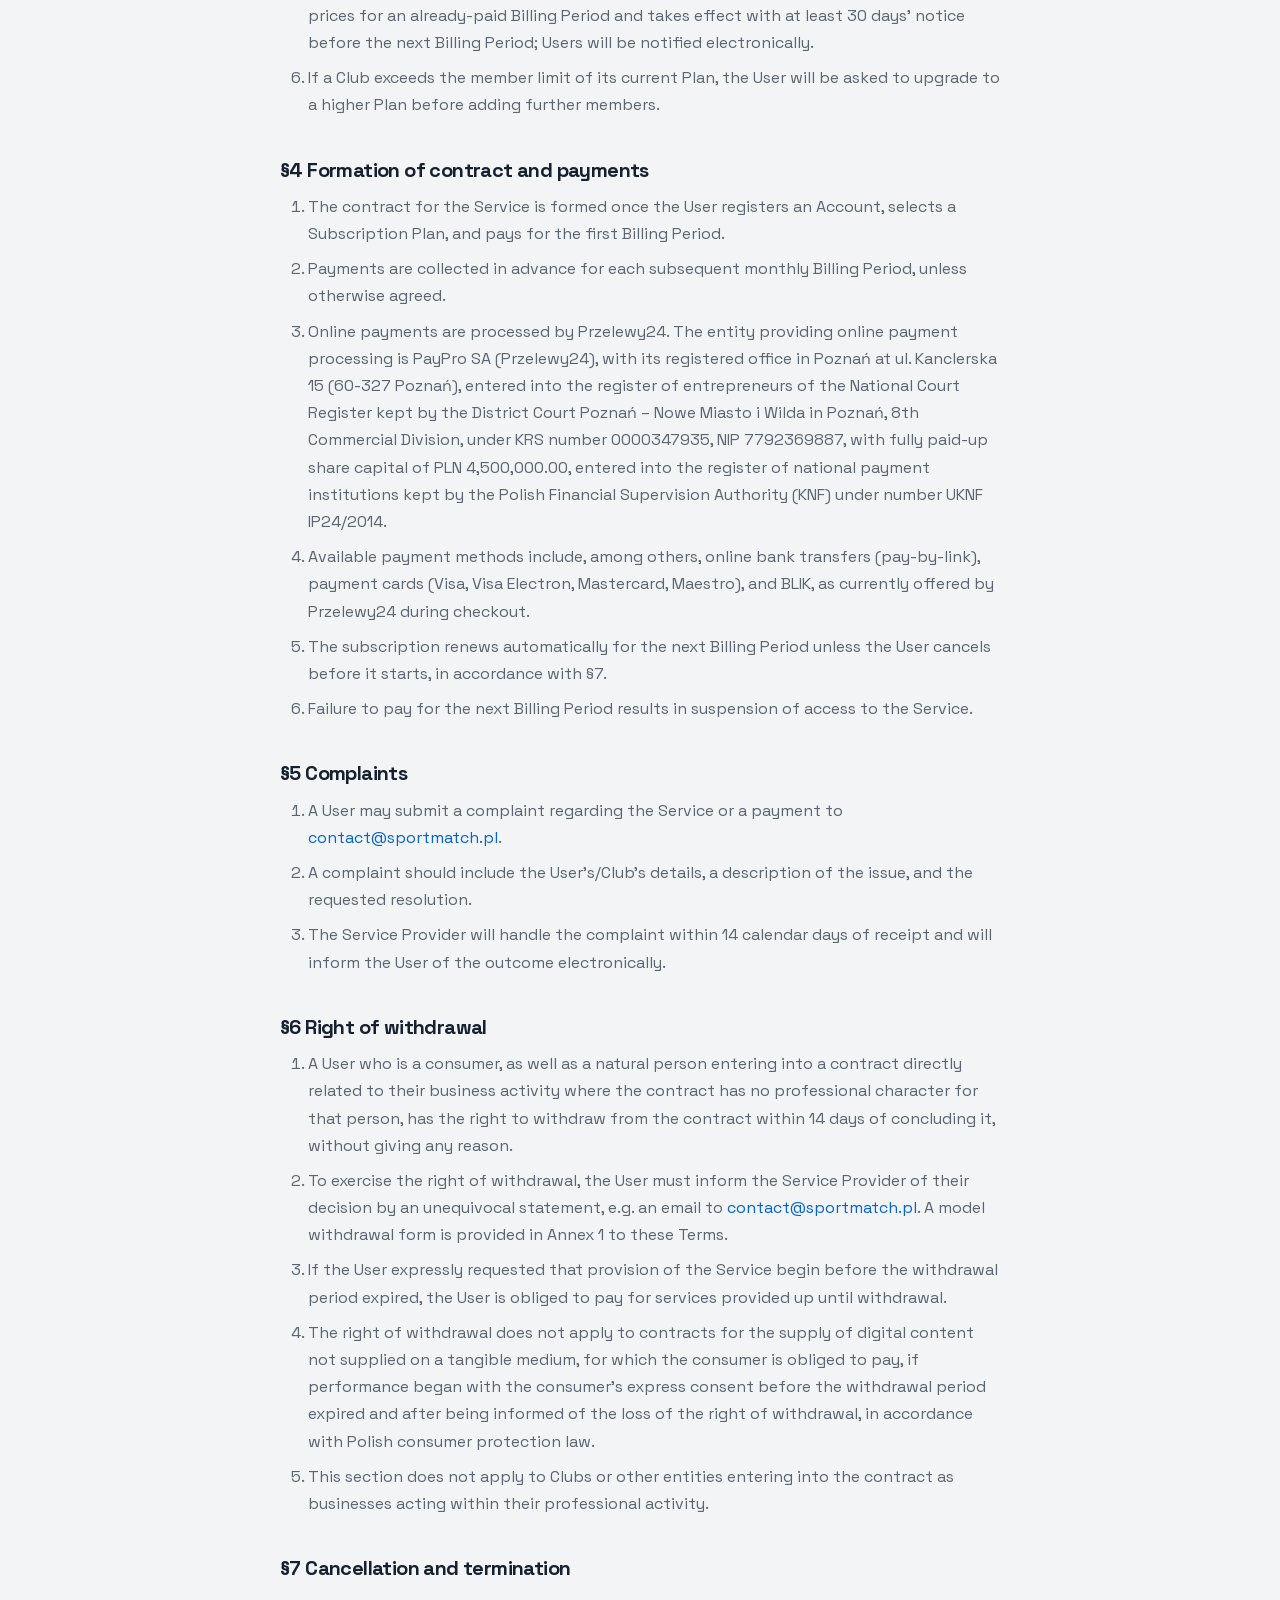
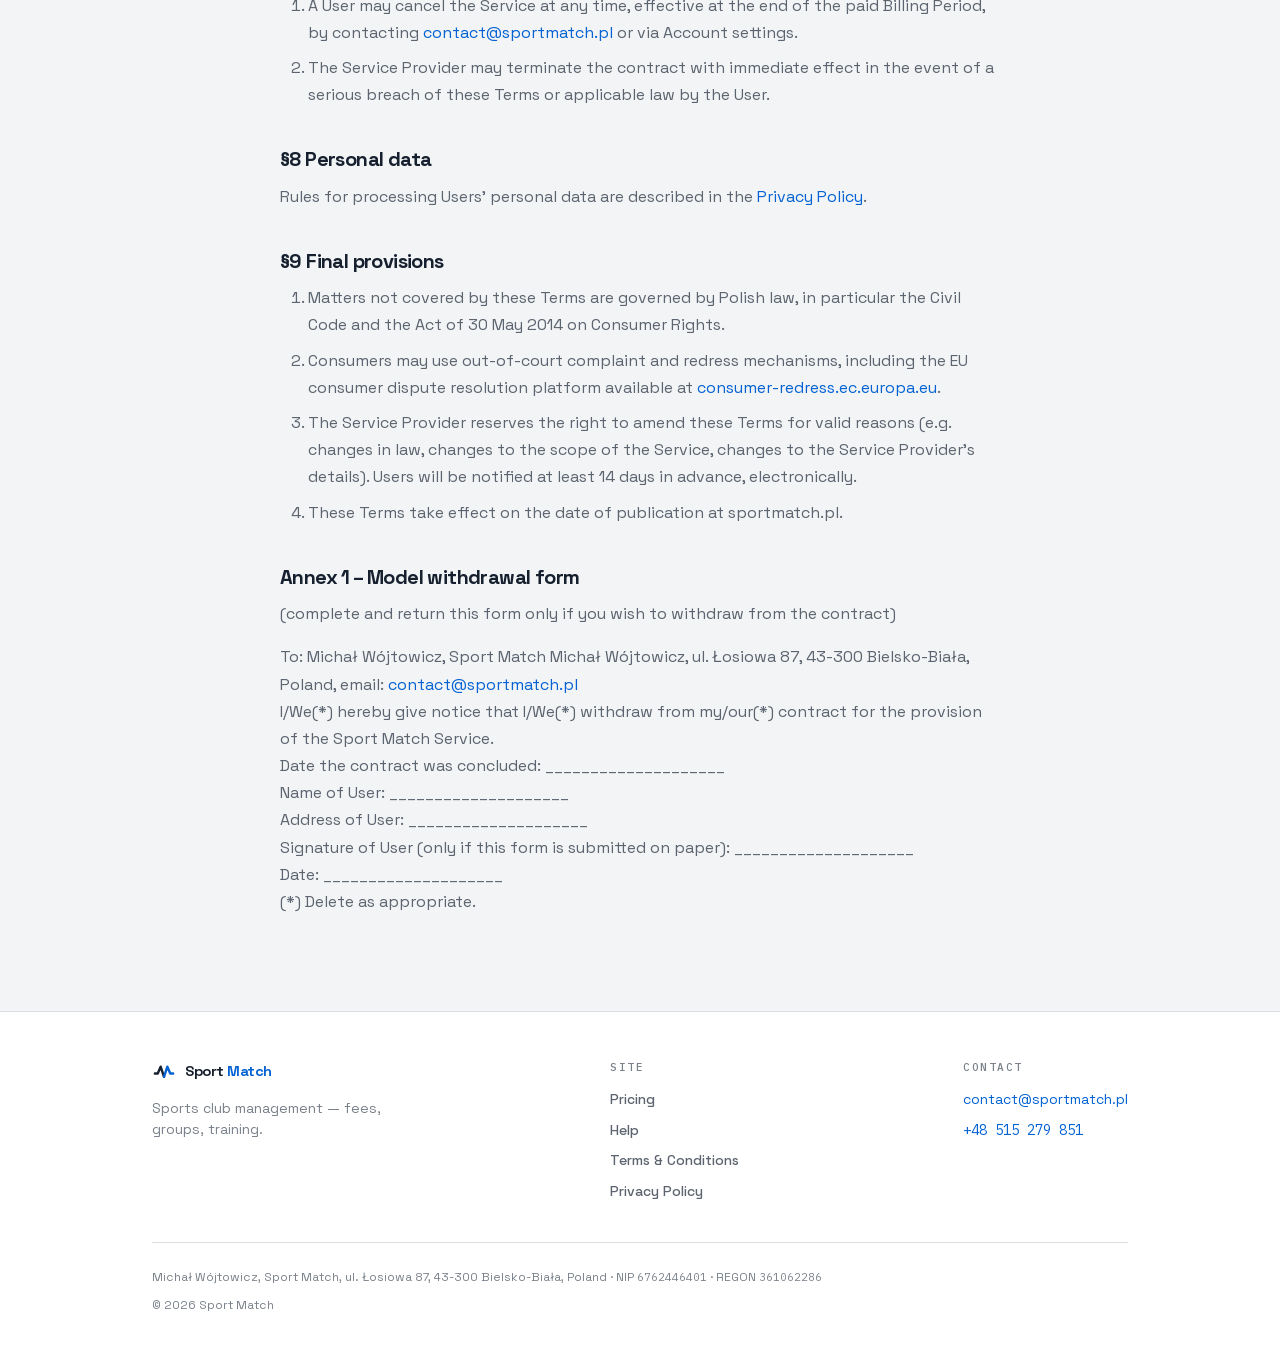
<file: terms-and-conditions.html>
<!DOCTYPE html>
<html lang="en">
<head>
    <meta charset="UTF-8">
    <meta name="viewport" content="width=device-width, initial-scale=1.0">
    <title>Terms &amp; Conditions - Sport Match</title>
    <meta name="description" content="Terms and Conditions for the Sport Match application — contracts, payments, complaints and withdrawal.">
    <link rel="canonical" href="https://sportmatch.pl/terms-and-conditions.html">
    <link rel="alternate" hreflang="pl" href="https://sportmatch.pl/regulamin.html">
    <link rel="alternate" hreflang="en" href="https://sportmatch.pl/terms-and-conditions.html">
    <link rel="alternate" hreflang="x-default" href="https://sportmatch.pl/regulamin.html">
    <meta name="theme-color" content="#1a1d29">
    <link rel="icon" href="favicon.ico" type="image/x-icon">
    <link rel="preload" href="fonts/space-grotesk-300-700-latin.woff2" as="font" type="font/woff2" crossorigin>
    <link rel="stylesheet" href="style.css">
    <script src="script.js" defer></script>
</head>
<body class="lang-en">
    <header class="site-header">
        <div class="container">
            <div class="topbar">
                <a href="index.html" class="lockup tone-auto">
                    <svg viewBox="0 0 100 100" role="img" aria-label="Sport Match">
                        <path d="M12 56 H24 L36 28 L50 70" fill="none" stroke="currentColor" stroke-width="10" stroke-linecap="round" stroke-linejoin="round"/>
                        <path d="M50 70 L64 28 L76 56 H88" fill="none" stroke="var(--chq-mark-accent)" stroke-width="10" stroke-linecap="round" stroke-linejoin="round"/>
                    </svg>
                    <span class="lockup-word">Sport <span>Match</span></span>
                </a>

                <div class="topbar-actions">
                    <div class="lang-switch">
                        <a class="lang-btn" href="regulamin.html" hreflang="pl">PL</a>
                        <a class="lang-btn" href="terms-and-conditions.html" hreflang="en" aria-current="page">EN</a>
                    </div>

                    <a href="https://app.sportmatch.pl" class="btn btn-sm btn-ghost">Log in</a>
                </div>
            </div>
        </div>
    </header>

    <main class="legal">
        <div class="container">
            <a href="index.html" class="legal-back" lang="en">&larr; Back to homepage</a>

            <div lang="en">
                <h1>Terms &amp; Conditions of the Sport Match Application</h1>
                <p class="legal-updated">Last updated: 25 September 2026</p>

                <h2>§1 General provisions</h2>
                <ol>
                    <li>These Terms &amp; Conditions ("Terms") set out the rules for using the Sport Match web application available at <a href="https://sportmatch.pl">sportmatch.pl</a>, including how contracts for the Service are formed, payments, complaints and withdrawal from the contract.</li>
                    <li>The Service Provider and Seller is <strong>Michał Wójtowicz</strong>, Sport Match, ul. Łosiowa 87, 43-300 Bielsko-Biała, Poland, NIP (Tax ID): 6762446401, REGON: 361062286, registered with the Polish Central Registration and Information on Business (CEIDG), email: <a href="mailto:contact@sportmatch.pl">contact@sportmatch.pl</a> (the "Service Provider").</li>
                    <li>Definitions used in these Terms:
                        <ul>
                            <li><strong>Application/Service</strong> – the Sport Match web application for sports club management;</li>
                            <li><strong>User</strong> – the natural person or entity creating an Account and using the Service;</li>
                            <li><strong>Club</strong> – a sports club registered in the Application by a User;</li>
                            <li><strong>Account</strong> – a User's individual account in the Application;</li>
                            <li><strong>Subscription Plan</strong> – the paid access tier selected by the User, described in §3;</li>
                            <li><strong>Billing Period</strong> – the monthly period for which the subscription fee is charged;</li>
                            <li><strong>Payment Operator</strong> – Przelewy24 (PayPro SA), described in §4.</li>
                        </ul>
                    </li>
                    <li>The Service Provider can be contacted at <a href="mailto:contact@sportmatch.pl">contact@sportmatch.pl</a>.</li>
                    <li>Using the Service requires a device with internet access, an up-to-date web browser and an active email address.</li>
                </ol>

                <h2>§2 Nature and scope of the Service</h2>
                <ol>
                    <li>Sport Match is a SaaS (Software as a Service) application supporting sports club management, including communication with players and parents, member records, and automation of membership fee billing.</li>
                    <li>The Service is provided on a subscription basis, billed in monthly cycles.</li>
                    <li>Using the Service requires creating an Account and selecting a Subscription Plan.</li>
                </ol>

                <h2>§3 Pricing and Subscription Plans</h2>
                <ol>
                    <li>The current price list is available on the <a href="index.html#pricing">sportmatch.pl Pricing section</a> and forms an integral part of these Terms.</li>
                    <li>The Service Provider offers the following monthly-billed Subscription Plans:
                        <ul>
                            <li><strong>Starter Plan</strong> – 100 PLN gross / month – up to 50 active club members;</li>
                            <li><strong>Standard Plan</strong> – 150 PLN gross / month – up to 100 active club members;</li>
                            <li><strong>Pro Plan</strong> – 200 PLN gross / month – up to 200 active club members.</li>
                        </ul>
                    </li>
                    <li>The member limit covers only players/members registered to a Club in the Application. <strong>Coach accounts and the Club owner/administrator account do not count toward the limit.</strong></li>
                    <li>Prices shown are gross prices and include value-added tax (VAT) at the applicable rate.</li>
                    <li>The Service Provider reserves the right to change the price list. A change does not affect prices for an already-paid Billing Period and takes effect with at least 30 days' notice before the next Billing Period; Users will be notified electronically.</li>
                    <li>If a Club exceeds the member limit of its current Plan, the User will be asked to upgrade to a higher Plan before adding further members.</li>
                </ol>

                <h2>§4 Formation of contract and payments</h2>
                <ol>
                    <li>The contract for the Service is formed once the User registers an Account, selects a Subscription Plan, and pays for the first Billing Period.</li>
                    <li>Payments are collected in advance for each subsequent monthly Billing Period, unless otherwise agreed.</li>
                    <li>Online payments are processed by Przelewy24. The entity providing online payment processing is PayPro SA (Przelewy24), with its registered office in Poznań at ul. Kanclerska 15 (60-327 Poznań), entered into the register of entrepreneurs of the National Court Register kept by the District Court Poznań – Nowe Miasto i Wilda in Poznań, 8th Commercial Division, under KRS number 0000347935, NIP 7792369887, with fully paid-up share capital of PLN 4,500,000.00, entered into the register of national payment institutions kept by the Polish Financial Supervision Authority (KNF) under number UKNF IP24/2014.</li>
                    <li>Available payment methods include, among others, online bank transfers (pay-by-link), payment cards (Visa, Visa Electron, Mastercard, Maestro), and BLIK, as currently offered by Przelewy24 during checkout.</li>
                    <li>The subscription renews automatically for the next Billing Period unless the User cancels before it starts, in accordance with §7.</li>
                    <li>Failure to pay for the next Billing Period results in suspension of access to the Service.</li>
                </ol>

                <h2>§5 Complaints</h2>
                <ol>
                    <li>A User may submit a complaint regarding the Service or a payment to <a href="mailto:contact@sportmatch.pl">contact@sportmatch.pl</a>.</li>
                    <li>A complaint should include the User's/Club's details, a description of the issue, and the requested resolution.</li>
                    <li>The Service Provider will handle the complaint within 14 calendar days of receipt and will inform the User of the outcome electronically.</li>
                </ol>

                <h2>§6 Right of withdrawal</h2>
                <ol>
                    <li>A User who is a consumer, as well as a natural person entering into a contract directly related to their business activity where the contract has no professional character for that person, has the right to withdraw from the contract within 14 days of concluding it, without giving any reason.</li>
                    <li>To exercise the right of withdrawal, the User must inform the Service Provider of their decision by an unequivocal statement, e.g. an email to <a href="mailto:contact@sportmatch.pl">contact@sportmatch.pl</a>. A model withdrawal form is provided in Annex 1 to these Terms.</li>
                    <li>If the User expressly requested that provision of the Service begin before the withdrawal period expired, the User is obliged to pay for services provided up until withdrawal.</li>
                    <li>The right of withdrawal does not apply to contracts for the supply of digital content not supplied on a tangible medium, for which the consumer is obliged to pay, if performance began with the consumer's express consent before the withdrawal period expired and after being informed of the loss of the right of withdrawal, in accordance with Polish consumer protection law.</li>
                    <li>This section does not apply to Clubs or other entities entering into the contract as businesses acting within their professional activity.</li>
                </ol>

                <h2>§7 Cancellation and termination</h2>
                <ol>
                    <li>A User may cancel the Service at any time, effective at the end of the paid Billing Period, by contacting <a href="mailto:contact@sportmatch.pl">contact@sportmatch.pl</a> or via Account settings.</li>
                    <li>The Service Provider may terminate the contract with immediate effect in the event of a serious breach of these Terms or applicable law by the User.</li>
                </ol>

                <h2>§8 Personal data</h2>
                <p>Rules for processing Users' personal data are described in the <a href="polityka-prywatnosci.html">Privacy Policy</a>.</p>

                <h2>§9 Final provisions</h2>
                <ol>
                    <li>Matters not covered by these Terms are governed by Polish law, in particular the Civil Code and the Act of 30 May 2014 on Consumer Rights.</li>
                    <li>Consumers may use out-of-court complaint and redress mechanisms, including the EU consumer dispute resolution platform available at <a href="https://consumer-redress.ec.europa.eu" target="_blank" rel="noopener">consumer-redress.ec.europa.eu</a>.</li>
                    <li>The Service Provider reserves the right to amend these Terms for valid reasons (e.g. changes in law, changes to the scope of the Service, changes to the Service Provider's details). Users will be notified at least 14 days in advance, electronically.</li>
                    <li>These Terms take effect on the date of publication at sportmatch.pl.</li>
                </ol>

                <h2>Annex 1 – Model withdrawal form</h2>
                <p>(complete and return this form only if you wish to withdraw from the contract)</p>
                <p>
                    To: Michał Wójtowicz, Sport Match Michał Wójtowicz, ul. Łosiowa 87, 43-300 Bielsko-Biała, Poland, email: <a href="mailto:contact@sportmatch.pl">contact@sportmatch.pl</a><br>
                    I/We(*) hereby give notice that I/We(*) withdraw from my/our(*) contract for the provision of the Sport Match Service.<br>
                    Date the contract was concluded: ____________________<br>
                    Name of User: ____________________<br>
                    Address of User: ____________________<br>
                    Signature of User (only if this form is submitted on paper): ____________________<br>
                    Date: ____________________<br>
                    (*) Delete as appropriate.
                </p>
            </div>
        </div>
    </main>

    <footer>
        <div class="container">
            <div class="footer-grid">
                <div class="footer-brand">
                    <a href="index.html" class="lockup tone-auto">
                        <svg viewBox="0 0 100 100" role="img" aria-label="Sport Match">
                            <path d="M12 56 H24 L36 28 L50 70" fill="none" stroke="currentColor" stroke-width="10" stroke-linecap="round" stroke-linejoin="round"/>
                            <path d="M50 70 L64 28 L76 56 H88" fill="none" stroke="var(--chq-mark-accent)" stroke-width="10" stroke-linecap="round" stroke-linejoin="round"/>
                        </svg>
                        <span class="lockup-word">Sport <span>Match</span></span>
                    </a>
                    <p class="footer-tagline" lang="pl">Zarządzanie klubem sportowym — składki, grupy, treningi.</p>
                    <p class="footer-tagline" lang="en">Sports club management — fees, groups, training.</p>
                </div>

                <nav class="footer-nav">
                    <p class="col-label" lang="pl">Serwis</p>
                    <p class="col-label" lang="en">Site</p>
                    <a href="index.html#pricing" lang="pl">Cennik</a>
                    <a href="index.html#pricing" lang="en">Pricing</a>
                    <a href="pomoc/" lang="pl">Pomoc</a>
                    <a href="help/" lang="en">Help</a>
                    <a href="regulamin.html" lang="pl">Regulamin</a>
                    <a href="terms-and-conditions.html" lang="en">Terms &amp; Conditions</a>
                    <a href="polityka-prywatnosci.html" lang="pl">Polityka Prywatności</a>
                    <a href="privacy-policy.html" lang="en">Privacy Policy</a>
                </nav>

                <div class="footer-contact">
                    <p class="col-label" lang="pl">Kontakt</p>
                    <p class="col-label" lang="en">Contact</p>
                    <a href="mailto:kontakt@sportmatch.pl" lang="pl">kontakt@sportmatch.pl</a>
                    <a href="mailto:contact@sportmatch.pl" lang="en">contact@sportmatch.pl</a>
                    <a class="data-num" href="tel:+48515279851">+48 515 279 851</a>
                </div>
            </div>

            <div class="footer-legal">
                <p lang="pl">Michał Wójtowicz, Sport Match, ul. Łosiowa 87, 43-300 Bielsko-Biała &middot; NIP <span class="data-num">6762446401</span> &middot; REGON <span class="data-num">361062286</span></p>
                <p lang="en">Michał Wójtowicz, Sport Match, ul. Łosiowa 87, 43-300 Bielsko-Biała, Poland &middot; NIP <span class="data-num">6762446401</span> &middot; REGON <span class="data-num">361062286</span></p>
                <p>&copy; 2026 Sport Match</p>
            </div>
        </div>
    </footer>
</body>
</html>
</file>
<file: style.css>
/* ===========================================================================
   Sport Match (sportmatch.pl) — built on the Sport Match application's design system.

   Every colour below is copied from the app's own tokens
   (AppFrontend/ds-bundle/tokens/colors.css). Nothing here is invented: the
   accent is the logo's offset stem, the neutrals are the cool hue-258 ramp,
   and the status hues sit in the same lightness/chroma band with only the
   hue changing.

   The system's rule for type is that it splits by what the reader *does*
   with it: Space Grotesk for everything read as language, IBM Plex Mono for
   everything compared — amounts, dates, IDs, phone numbers, column headers.

   Surfaces are flat: a hairline border, rounded-xl, no shadow. Elevation
   (shadow-lg) is reserved for things that overlap.
   =========================================================================== */

/* --- Brand webfonts, self-hosted -------------------------------------------
   Vendored from the app (frontend/src/assets/fonts) so the site has no
   third-party runtime dependency and no FOUT from a cross-origin round trip.
   Both are SIL Open Font License 1.1 — see fonts/OFL-*.txt.

   Subsets: latin + latin-ext. latin-ext is required, not optional: the Polish
   copy needs ą ć ę ł ń ó ś ź ż. */

@font-face {
    font-family: 'Space Grotesk';
    font-style: normal;
    font-weight: 300 700;
    font-display: swap;
    src: url('fonts/space-grotesk-300-700-latin-ext.woff2') format('woff2');
    unicode-range: U+0100-02BA, U+02BD-02C5, U+02C7-02CC, U+02CE-02D7, U+02DD-02FF, U+0304, U+0308, U+0329, U+1D00-1DBF, U+1E00-1E9F, U+1EF2-1EFF, U+2020, U+20A0-20AB, U+20AD-20C0, U+2113, U+2C60-2C7F, U+A720-A7FF;
}
@font-face {
    font-family: 'Space Grotesk';
    font-style: normal;
    font-weight: 300 700;
    font-display: swap;
    src: url('fonts/space-grotesk-300-700-latin.woff2') format('woff2');
    unicode-range: U+0000-00FF, U+0131, U+0152-0153, U+02BB-02BC, U+02C6, U+02DA, U+02DC, U+0304, U+0308, U+0329, U+2000-206F, U+20AC, U+2122, U+2191, U+2193, U+2212, U+2215, U+FEFF, U+FFFD;
}
@font-face {
    font-family: 'IBM Plex Mono';
    font-style: normal;
    font-weight: 400;
    font-display: swap;
    src: url('fonts/ibm-plex-mono-400-latin-ext.woff2') format('woff2');
    unicode-range: U+0100-02BA, U+02BD-02C5, U+02C7-02CC, U+02CE-02D7, U+02DD-02FF, U+0304, U+0308, U+0329, U+1D00-1DBF, U+1E00-1E9F, U+1EF2-1EFF, U+2020, U+20A0-20AB, U+20AD-20C0, U+2113, U+2C60-2C7F, U+A720-A7FF;
}
@font-face {
    font-family: 'IBM Plex Mono';
    font-style: normal;
    font-weight: 400;
    font-display: swap;
    src: url('fonts/ibm-plex-mono-400-latin.woff2') format('woff2');
    unicode-range: U+0000-00FF, U+0131, U+0152-0153, U+02BB-02BC, U+02C6, U+02DA, U+02DC, U+0304, U+0308, U+0329, U+2000-206F, U+20AC, U+2122, U+2191, U+2193, U+2212, U+2215, U+FEFF, U+FFFD;
}
@font-face {
    font-family: 'IBM Plex Mono';
    font-style: normal;
    font-weight: 500;
    font-display: swap;
    src: url('fonts/ibm-plex-mono-500-latin-ext.woff2') format('woff2');
    unicode-range: U+0100-02BA, U+02BD-02C5, U+02C7-02CC, U+02CE-02D7, U+02DD-02FF, U+0304, U+0308, U+0329, U+1D00-1DBF, U+1E00-1E9F, U+1EF2-1EFF, U+2020, U+20A0-20AB, U+20AD-20C0, U+2113, U+2C60-2C7F, U+A720-A7FF;
}
@font-face {
    font-family: 'IBM Plex Mono';
    font-style: normal;
    font-weight: 500;
    font-display: swap;
    src: url('fonts/ibm-plex-mono-500-latin.woff2') format('woff2');
    unicode-range: U+0000-00FF, U+0131, U+0152-0153, U+02BB-02BC, U+02C6, U+02DA, U+02DC, U+0304, U+0308, U+0329, U+2000-206F, U+20AC, U+2122, U+2191, U+2193, U+2212, U+2215, U+FEFF, U+FFFD;
}

/* ===========================================================================
   Tokens
   =========================================================================== */

:root {
    /* --- brand ramps, from the app's tokens/colors.css --------------------- */
    --color-slate-50:  oklch(96.5% .004 258);
    --color-slate-100: oklch(93.5% .005 258);
    --color-slate-200: oklch(90%   .006 258);
    --color-slate-300: oklch(84%   .008 258);
    --color-slate-400: oklch(72%   .012 258);
    --color-slate-500: oklch(60%   .016 258);
    --color-slate-600: oklch(50%   .02  258);
    --color-slate-700: oklch(38%   .024 258);
    --color-slate-800: oklch(30%   .028 258);
    --color-slate-900: oklch(24%   .03  258);
    --color-slate-950: oklch(19%   .03  258);

    --color-indigo-50:  oklch(97.5% .012 258);
    --color-indigo-100: oklch(94%   .032 258);
    --color-indigo-200: oklch(88%   .062 258);
    --color-indigo-300: oklch(78%   .11  258);
    --color-indigo-400: oklch(72%   .15  258);
    --color-indigo-600: oklch(52%   .19  258);
    --color-indigo-700: oklch(45%   .18  258);
    --color-indigo-800: oklch(38%   .16  258);
    --color-indigo-950: oklch(24%   .08  258);

    --color-green-100: oklch(94% .04  150);
    --color-green-400: oklch(69% .14  150);
    --color-green-700: oklch(44% .115 150);
    --color-green-950: oklch(24% .05  150);

    --color-amber-100: oklch(95% .05  85);
    --color-amber-400: oklch(76% .14  76);
    --color-amber-700: oklch(52% .13  75);
    --color-amber-950: oklch(27% .06  75);

    --color-red-100: oklch(94% .04  25);
    --color-red-400: oklch(67% .17  25);
    --color-red-600: oklch(50% .18  25);
    --color-red-700: oklch(43% .155 25);
    --color-red-950: oklch(24% .07  25);

    --color-ink:            oklch(24% .03 258);
    --color-accent:         oklch(52% .19 258);
    --color-accent-on-dark: oklch(68% .16 258);
    --surface-inverse:      oklch(21% .03 258);

    /* --- type ------------------------------------------------------------- */
    --font-sans: 'Space Grotesk', ui-sans-serif, system-ui, -apple-system, sans-serif;
    --font-mono: 'IBM Plex Mono', ui-monospace, 'SFMono-Regular', Menlo, monospace;

    --text-xs:   .75rem;
    --text-sm:   .875rem;
    --text-base: 1rem;
    --text-lg:   1.125rem;
    --text-xl:   1.25rem;
    --text-2xl:  1.5rem;
    --text-3xl:  1.875rem;
    --text-4xl:  2.25rem;

    /* The app's scale stops at 4xl because product screens never need display
       type. A landing page does, so it is extended upward on the same ratio —
       and obeys the system's own rule that the bigger a heading gets, the
       tighter it tracks. */
    --text-display: clamp(2.25rem, 1.15rem + 4.4vw, 3.5rem);
    --text-section: clamp(1.875rem, 1.55rem + 1.1vw, 2.25rem);

    /* --- shape, motion, measure ------------------------------------------- */
    --radius-md: .375rem;
    --radius-lg: .5rem;
    --radius-xl: .75rem;

    --ease-brand: cubic-bezier(.2, .7, .2, 1);
    --dur-color: 120ms;   /* colour / hover   */
    --dur-ui:    180ms;   /* switch / tab     */
    --dur-panel: 260ms;   /* dialog / toast   */

    --container:       64rem;   /* --container-5xl */
    --container-prose: 48rem;   /* --container-3xl, for legal pages */

    /* Shadows are cool and tight — ink at 5–12% alpha, never black. */
    --shadow-lg: 0 4px 8px oklch(24% .03 258 / .06), 0 20px 44px oklch(24% .03 258 / .12);

    /* --- semantic roles, named as the design system names them ------------ */
    --surface-page:   var(--color-slate-50);
    --surface-card:   #fff;
    --surface-inset:  var(--color-slate-100);
    --surface-hero:   var(--surface-inverse);
    --border-subtle:  var(--color-slate-200);
    --border-default: var(--color-slate-300);
    --text-primary:   var(--color-slate-900);
    --text-secondary: var(--color-slate-600);
    --text-tertiary:  var(--color-slate-500);
    --accent-text:    var(--color-accent);
    --accent-soft-bg: var(--color-indigo-100);
    --accent-soft-fg: var(--color-indigo-700);

    --action-primary:        var(--color-indigo-600);
    --action-primary-hover:  var(--color-indigo-700);
    --action-primary-active: var(--color-indigo-800);

    --success-bg: var(--color-green-100); --success-fg: var(--color-green-700);
    --warning-bg: var(--color-amber-100); --warning-fg: var(--color-amber-700);
    --danger-bg:  var(--color-red-100);   --danger-fg:  var(--color-red-700);
}

/* Dark theme. The app pairs every light class with a `dark:` variant, so the
   site does too. Not an inversion: the ink hero lifts to slate-900 so it still
   reads as a panel above a slate-950 page, and accent text moves to
   --accent-on-dark, which is exactly what that token exists for.

   Driven by the OS preference. The [data-theme] blocks below let a theme
   toggle override it later — matching the app's own ThemeSwitcher — without
   touching any of the styling above. */
@media (prefers-color-scheme: dark) {
    :root {
        --surface-page:   var(--color-slate-950);
        --surface-card:   var(--color-slate-900);
        --surface-inset:  var(--color-slate-800);
        --surface-hero:   var(--color-slate-900);
        --border-subtle:  var(--color-slate-800);
        --border-default: var(--color-slate-700);
        --text-primary:   var(--color-slate-100);
        --text-secondary: var(--color-slate-300);
        --text-tertiary:  var(--color-slate-400);
        --accent-text:    var(--color-accent-on-dark);
        --accent-soft-bg: var(--color-indigo-950);
        --accent-soft-fg: var(--color-indigo-400);
        --success-bg: var(--color-green-950); --success-fg: var(--color-green-400);
        --warning-bg: var(--color-amber-950); --warning-fg: var(--color-amber-400);
        --danger-bg:  var(--color-red-950);   --danger-fg:  var(--color-red-400);
    }
}

:root[data-theme="dark"] {
    --surface-page:   var(--color-slate-950);
    --surface-card:   var(--color-slate-900);
    --surface-inset:  var(--color-slate-800);
    --surface-hero:   var(--color-slate-900);
    --border-subtle:  var(--color-slate-800);
    --border-default: var(--color-slate-700);
    --text-primary:   var(--color-slate-100);
    --text-secondary: var(--color-slate-300);
    --text-tertiary:  var(--color-slate-400);
    --accent-text:    var(--color-accent-on-dark);
    --accent-soft-bg: var(--color-indigo-950);
    --accent-soft-fg: var(--color-indigo-400);
    --success-bg: var(--color-green-950); --success-fg: var(--color-green-400);
    --warning-bg: var(--color-amber-950); --warning-fg: var(--color-amber-400);
    --danger-bg:  var(--color-red-950);   --danger-fg:  var(--color-red-400);
}

:root[data-theme="light"] {
    --surface-page:   var(--color-slate-50);
    --surface-card:   #fff;
    --surface-inset:  var(--color-slate-100);
    --surface-hero:   var(--surface-inverse);
    --border-subtle:  var(--color-slate-200);
    --border-default: var(--color-slate-300);
    --text-primary:   var(--color-slate-900);
    --text-secondary: var(--color-slate-600);
    --text-tertiary:  var(--color-slate-500);
    --accent-text:    var(--color-accent);
    --accent-soft-bg: var(--color-indigo-100);
    --accent-soft-fg: var(--color-indigo-700);
    --success-bg: var(--color-green-100); --success-fg: var(--color-green-700);
    --warning-bg: var(--color-amber-100); --warning-fg: var(--color-amber-700);
    --danger-bg:  var(--color-red-100);   --danger-fg:  var(--color-red-700);
}

/* ===========================================================================
   Base
   =========================================================================== */

*, *::before, *::after {
    box-sizing: border-box;
}

body {
    margin: 0;
    font-family: var(--font-sans);
    font-size: var(--text-base);
    line-height: 1.5;
    color: var(--text-primary);
    background-color: var(--surface-page);
    -webkit-font-smoothing: antialiased;
    -moz-osx-font-smoothing: grayscale;
}

/* Space Grotesk needs negative tracking as it scales up, and headings are the
   one place the brand is emphatic about it. */
h1, h2, h3, h4 {
    margin: 0;
    font-weight: 700;
    text-wrap: balance;
}

h1 { letter-spacing: -.035em; line-height: 1.06; }
h2 { letter-spacing: -.03em;  line-height: 1.12; }
h3, h4 { letter-spacing: -.02em; }

p {
    margin: 0;
    text-wrap: pretty;
}

a {
    color: var(--accent-text);
    text-decoration: none;
}

a:hover {
    text-decoration: underline;
}

/* Focus is a 3px accent ring at 32% — never a browser default outline. */
:focus-visible {
    outline: 3px solid oklch(52% .19 258 / .32);
    outline-offset: 1px;
    border-radius: var(--radius-md);
}

table {
    border-collapse: collapse;
    font-variant-numeric: tabular-nums;
}

img {
    max-width: 100%;
}

/* --- the brand text roles, from the app's index.css --------------------- */

/* Small mono label above a heading. */
.eyebrow {
    font-family: var(--font-mono);
    font-size: 11px;
    font-weight: 500;
    line-height: 1.45;
    letter-spacing: .2em;
    text-transform: uppercase;
}

/* Table column header — same device, tracked tighter because a header row
   carries several side by side. */
.col-label {
    font-family: var(--font-mono);
    font-size: 11px;
    font-weight: 500;
    line-height: 1.45;
    letter-spacing: .14em;
    text-transform: uppercase;
}

/* Anything the reader compares down a column: money, dates, IDs, phones. */
.data-num {
    font-family: var(--font-mono);
    font-variant-numeric: tabular-nums;
    letter-spacing: 0;
}

/* ===========================================================================
   Layout
   =========================================================================== */

.container {
    width: 100%;
    max-width: var(--container);
    margin-inline: auto;
    padding-inline: 1.5rem;
}

.section {
    padding-block: clamp(3.5rem, 8vw, 5.5rem);
}

.section-inset {
    background-color: var(--surface-inset);
}

.section-head {
    display: flex;
    flex-direction: column;
    gap: .75rem;
    margin-bottom: 2.5rem;
}

.section-head .eyebrow { color: var(--text-tertiary); }
.section-head h2 { font-size: var(--text-section); }

.section-head p {
    color: var(--text-secondary);
    font-size: var(--text-lg);
    max-width: 60ch;
}

/* ===========================================================================
   Brand lockup — Sport Match's "Pulse": a pulse line whose peak forms an M,
   the first half in ink (currentColor), the second in --chq-mark-accent —
   two sides meeting at the low point — so a tone is just a pair of CSS
   values. Per the brand's handoff rules the stroke is never split anywhere
   but that low point, never outlined, and never rotated.
   =========================================================================== */

.lockup {
    display: inline-flex;
    align-items: center;
    gap: .38em;
    font-size: 28px;
    text-decoration: none;
}

.lockup:hover { text-decoration: none; }

.lockup svg {
    width: 1em;
    height: 1em;
    display: block;
    flex: none;
}

.lockup-word {
    font-weight: 700;
    font-size: .6em;
    letter-spacing: -.035em;
    white-space: nowrap;
}

/* Under 360px the bar cannot hold the mark, the wordmark, the language switch
   and the login button at once, so the top bar's lockup falls back to the mark
   alone — the svg carries aria-label="Sport Match", so the link keeps its name. The
   footer lockup has the width to spare and is left whole. */
.topbar .lockup-word { display: none; }

@media (min-width: 22.5rem) {
    .topbar .lockup-word { display: inline; }
}

.lockup-word span { color: var(--chq-mark-accent); }

.tone-auto { color: var(--text-primary); --chq-mark-accent: var(--accent-text); }
.tone-dark { color: #fff; --chq-mark-accent: oklch(72% .15 258); } /* the brand's own accent-on-ink */

/* ===========================================================================
   Top bar — used light on the legal pages, and inside the ink hero on the
   home page (see .hero .topbar below).
   =========================================================================== */

.topbar {
    display: flex;
    align-items: center;
    justify-content: space-between;
    gap: .75rem;
    padding-block: 1.5rem;
}

.site-header {
    border-bottom: 1px solid var(--border-subtle);
    background-color: var(--surface-card);
}

/* Everything that sits opposite the lockup: the language switch, then the way
   into the app. The login button is the only call to action in the bar, so it
   goes last — furthest right, where the eye lands after the copy.

   The gap sets the button apart from the language switch rather than letting
   the two read as one control group: they do unrelated jobs, and the switch is
   quiet text against a bordered call to action.

   Three items on one line is a tight fit on a 360px phone once the label is
   the Polish "Zaloguj się", so the bar runs on narrower gaps and a compact
   button and only loosens up once there is room for it. */
.topbar-actions {
    display: flex;
    align-items: center;
    gap: .75rem;
}

.topbar-actions .btn { padding-inline: .75rem; }

@media (min-width: 30rem) {
    .topbar { gap: 1rem; }
    .topbar-actions { gap: 1.25rem; }
    .topbar-actions .btn { padding-inline: .9rem; }
}

.lang-switch {
    display: flex;
    gap: .25rem;
}

.lang-btn {
    font-family: var(--font-mono);
    font-size: 11px;
    font-weight: 500;
    letter-spacing: .14em;
    text-transform: uppercase;
    padding: .5rem .7rem;
    border-radius: var(--radius-md);
    border: 1px solid transparent;
    background: none;
    cursor: pointer;
    color: var(--text-tertiary);
    transition: color var(--dur-color) var(--ease-brand),
                background-color var(--dur-color) var(--ease-brand),
                border-color var(--dur-color) var(--ease-brand);
}

.lang-btn:hover {
    color: var(--text-primary);
    background-color: var(--surface-inset);
    text-decoration: none;
}

/* On the home page the switch is a pair of buttons toggling one bilingual
   document, so the active one is aria-pressed. On the legal pages each
   language is its own URL, so the switch is a pair of links and the active
   one is aria-current. Same treatment either way. */
.lang-btn[aria-pressed="true"],
.lang-btn[aria-current="page"] {
    color: var(--accent-soft-fg);
    background-color: var(--accent-soft-bg);
}

/* ===========================================================================
   Hero — the one full-bleed ink panel on the site.

   The design system reserves --surface-inverse for exactly two things: the
   marketing/auth panel and tooltips. A landing hero *is* the marketing panel,
   so it gets the ink — and nothing else does, which is what keeps it
   emphatic.
   =========================================================================== */

.hero {
    background-color: var(--surface-hero);
    border-bottom: 1px solid oklch(100% 0 0 / .08);
    color: #fff;

    /* On-ink roles for the hero's own copy and controls. Borders are
       translucent white rather than fixed greys, so they sit correctly on the
       ink at 0.21 (light) and slate-900 (dark) alike. */
    --on-ink-2:      var(--color-slate-300);
    --on-ink-3:      var(--color-slate-400);
    --on-ink-border: oklch(100% 0 0 / .10);
}

.hero .lang-btn { color: var(--on-ink-3); }

.hero .lang-btn:hover {
    color: #fff;
    background-color: oklch(100% 0 0 / .06);
}

.hero .lang-btn[aria-pressed="true"],
.hero .lang-btn[aria-current="page"] {
    color: var(--color-accent-on-dark);
    background-color: oklch(100% 0 0 / .07);
    border-color: var(--on-ink-border);
}

.hero-grid {
    display: grid;
    gap: clamp(2.5rem, 5vw, 4rem);
    padding-block: clamp(2.5rem, 6vw, 4.5rem) clamp(3.5rem, 7vw, 5.5rem);
    align-items: center;
}

@media (min-width: 62rem) {
    .hero-grid { grid-template-columns: 1.05fr .95fr; }
}

.hero-copy {
    display: flex;
    flex-direction: column;
    align-items: flex-start;
    gap: 1.25rem;
}

.hero-copy .eyebrow { color: var(--color-accent-on-dark); }
.hero-copy h1 { font-size: var(--text-display); }

.hero-copy .lede {
    font-size: var(--text-lg);
    line-height: 1.6;
    color: var(--on-ink-2);
    max-width: 46ch;
}

.hero-actions {
    display: flex;
    flex-wrap: wrap;
    gap: .75rem;
    margin-top: .5rem;
}

/* ===========================================================================
   Buttons
   =========================================================================== */

.btn {
    display: inline-flex;
    align-items: center;
    justify-content: center;
    gap: .5rem;
    padding: .8rem 1.35rem;
    font-family: var(--font-sans);
    font-size: var(--text-base);
    font-weight: 600;
    border-radius: var(--radius-lg);
    border: 1px solid transparent;
    cursor: pointer;
    text-decoration: none;
    white-space: nowrap;
    transition: background-color var(--dur-color) var(--ease-brand),
                border-color var(--dur-color) var(--ease-brand),
                color var(--dur-color) var(--ease-brand);
}

.btn:hover { text-decoration: none; }

.btn-primary { background-color: var(--action-primary); color: #fff; }
.btn-primary:hover { background-color: var(--action-primary-hover); }
.btn-primary:active { background-color: var(--action-primary-active); }

.btn-primary:disabled {
    background-color: var(--color-slate-400);
    cursor: default;
}

/* The ghost pair: same shape, one for the ink hero and one for light surfaces
   like the legal pages' header. */
.btn-ghost {
    background: none;
    color: var(--text-primary);
    border-color: var(--border-subtle);
}

.btn-ghost:hover {
    background-color: var(--surface-inset);
    border-color: var(--border-default);
}

.btn-ghost-dark {
    background: none;
    color: #fff;
    border-color: var(--on-ink-border);
}

.btn-ghost-dark:hover {
    background-color: oklch(100% 0 0 / .06);
    border-color: oklch(100% 0 0 / .2);
}

.btn-sm { padding: .5rem .9rem; font-size: var(--text-sm); }
.btn-block { width: 100%; }

/* ===========================================================================
   The hero's product preview.

   Three real screens behind tabs — the week's sessions, who has confirmed for
   them, and what the club is owed. The calendar leads deliberately: it is the
   part of the week a coach actually plans around, and it opens on something
   the visitor can act on rather than on somebody's arrears.

   The product is themeable, so the preview carries the app's own theme
   switcher and demonstrates it. Both states are one token set, swapped by
   [data-preview-theme]; every rule below reads a token and never a theme
   value directly, which is the same discipline the page itself uses.

   Dark is the default: on the ink panel it recedes, so the headline still
   leads. Switched to bright it becomes a light panel sitting on dark — the
   "things that overlap" case the system reserves shadow-lg for — so
   elevation appears exactly then and not before.
   =========================================================================== */

.preview {
    /* --- dark (default): translucent white over the ink panel ------------- */
    --app-card:      oklch(100% 0 0 / .04);
    --app-inset:     oklch(100% 0 0 / .02);
    --app-rule:      oklch(100% 0 0 / .08);
    --app-border:    oklch(100% 0 0 / .10);
    --app-ink:       #fff;
    --app-3:         var(--color-slate-400);
    --app-avatar-bg: oklch(100% 0 0 / .10);
    --app-shadow:    none;

    --app-paid-bg: oklch(69% .14 150 / .16); --app-paid-fg: var(--color-green-400);
    --app-due-bg:  oklch(76% .14 76  / .16); --app-due-fg:  var(--color-amber-400);
    --app-over-bg: oklch(67% .17 25  / .16); --app-over-fg: var(--color-red-400);

    --app-amt-over: var(--color-red-400);
    --app-amt-due:  var(--color-amber-400);
    --app-amt-zero: var(--color-slate-400);

    /* Tabs and theme switcher, mirroring ThemeSwitcher.tsx's compact variant. */
    --app-btn-fg:       var(--color-slate-400);
    --app-btn-hover-bg: oklch(100% 0 0 / .06);
    --app-btn-on-bg:    oklch(24% .08 258 / .55);
    --app-btn-on-fg:    var(--color-indigo-300);

    background-color: var(--app-card);
    border: 1px solid var(--app-border);
    border-radius: var(--radius-xl);
    overflow: hidden;
    box-shadow: var(--app-shadow);
    /* .hero sets color:#fff — anchor it so nothing inside inherits by accident. */
    color: var(--app-ink);
}

/* --- bright: the app's own default surface ------------------------------ */
.preview[data-preview-theme="light"] {
    --app-card:      #fff;
    --app-inset:     var(--color-slate-50);
    --app-rule:      var(--color-slate-200);
    --app-border:    var(--color-slate-300);
    --app-ink:       var(--color-slate-900);
    --app-3:         var(--color-slate-500);
    --app-avatar-bg: var(--color-slate-100);
    --app-shadow:    var(--shadow-lg);

    --app-paid-bg: var(--color-green-100); --app-paid-fg: var(--color-green-700);
    --app-due-bg:  var(--color-amber-100); --app-due-fg:  var(--color-amber-700);
    --app-over-bg: var(--color-red-100);   --app-over-fg: var(--color-red-700);

    --app-amt-over: var(--color-red-600);
    --app-amt-due:  var(--color-amber-700);
    --app-amt-zero: var(--color-slate-400);

    --app-btn-fg:       var(--color-slate-500);
    --app-btn-hover-bg: var(--color-slate-50);
    --app-btn-on-bg:    var(--color-indigo-50);
    --app-btn-on-fg:    var(--color-indigo-700);
}

.preview-head {
    display: flex;
    align-items: center;
    justify-content: space-between;
    flex-wrap: wrap;
    gap: .5rem 1rem;
    padding: .7rem .8rem;
    border-bottom: 1px solid var(--app-rule);
}

/* Tabs carry the same mono label treatment as a column header — they name
   three screens, which is exactly what a col-label does elsewhere. */
.preview-tabs {
    display: flex;
    align-items: center;
    gap: .15rem;
    min-width: 0;
}

.preview-tabs button {
    font-family: var(--font-mono);
    font-size: 11px;
    font-weight: 500;
    letter-spacing: .14em;
    text-transform: uppercase;
    white-space: nowrap;
    padding: .4rem .6rem;
    border: 0;
    border-radius: var(--radius-md);
    background: none;
    color: var(--app-btn-fg);
    cursor: pointer;
    transition: background-color var(--dur-color) var(--ease-brand),
                color var(--dur-color) var(--ease-brand);
}

.preview-tabs button:hover { background-color: var(--app-btn-hover-bg); }

.preview-tabs button[aria-selected="true"] {
    background-color: var(--app-btn-on-bg);
    color: var(--app-btn-on-fg);
}

.preview-panel[hidden] { display: none; }

.preview-note {
    padding: .95rem 1.25rem .35rem;
    font-size: var(--text-sm);
    color: var(--app-3);
}

/* Icon-only buttons in a row — geometry lifted from the compact variant:
   p-1.5, rounded-md, gap-1, 14px lucide icons. */
.preview-theme {
    display: flex;
    align-items: center;
    gap: .25rem;
    flex: none;
}

.preview-theme button {
    display: grid;
    place-items: center;
    padding: .375rem;
    background: none;
    border: 0;
    border-radius: var(--radius-md);
    color: var(--app-btn-fg);
    cursor: pointer;
    transition: background-color var(--dur-color) var(--ease-brand),
                color var(--dur-color) var(--ease-brand);
}

.preview-theme button:hover { background-color: var(--app-btn-hover-bg); }

.preview-theme button[aria-pressed="true"] {
    background-color: var(--app-btn-on-bg);
    color: var(--app-btn-on-fg);
}

.preview-theme svg { width: 14px; height: 14px; display: block; }

.preview-scroll { overflow-x: auto; }

.preview table { width: 100%; min-width: 22rem; }

.preview thead th {
    padding: .7rem 1.25rem;
    text-align: left;
    color: var(--app-3);
    border-bottom: 1px solid var(--app-rule);
    font-weight: 500;
}

.preview thead th.num,
.preview tbody td.num { text-align: right; }

.preview tbody td {
    padding: .85rem 1.25rem;
    font-size: var(--text-sm);
    border-bottom: 1px solid var(--app-rule);
}

.preview tbody tr:last-child td { border-bottom: 0; }

.preview .person {
    display: flex;
    align-items: center;
    gap: .6rem;
    color: var(--app-ink);
}

.avatar {
    width: 26px;
    height: 26px;
    border-radius: 999px;
    flex: none;
    background-color: var(--app-avatar-bg);
    border: 1px solid var(--app-rule);
    font-family: var(--font-mono);
    font-size: 10px;
    font-weight: 500;
    display: grid;
    place-items: center;
    color: var(--app-3);
}

.preview-foot {
    display: flex;
    align-items: baseline;
    justify-content: space-between;
    gap: 1rem;
    padding: .9rem 1.25rem;
    border-top: 1px solid var(--app-rule);
    background-color: var(--app-inset);
}

.preview-foot .col-label { color: var(--app-3); }

.preview-foot .total {
    font-size: var(--text-base);
    font-weight: 500;
    color: var(--app-amt-over);
}

/* Amounts carry their state in colour as well as in sign. */
.preview .amt-overdue { color: var(--app-amt-over); }
.preview .amt-due     { color: var(--app-amt-due); }
.preview .amt-zero    { color: var(--app-amt-zero); }

/* ===========================================================================
   Status chips
   =========================================================================== */

.chip {
    display: inline-block;
    padding: .2rem .5rem;
    border-radius: var(--radius-md);
    font-family: var(--font-mono);
    font-size: 10px;
    font-weight: 500;
    letter-spacing: .1em;
    text-transform: uppercase;
    white-space: nowrap;
}

/* Inside the preview the chips follow the preview's own theme. */
.preview .chip-paid    { background-color: var(--app-paid-bg); color: var(--app-paid-fg); }
.preview .chip-due     { background-color: var(--app-due-bg);  color: var(--app-due-fg); }
.preview .chip-overdue { background-color: var(--app-over-bg); color: var(--app-over-fg); }

/* Everywhere else they follow the page theme. */
.chip-success { background-color: var(--success-bg); color: var(--success-fg); }
.chip-warning { background-color: var(--warning-bg); color: var(--warning-fg); }
.chip-danger  { background-color: var(--danger-bg);  color: var(--danger-fg); }
.chip-accent  { background-color: var(--accent-soft-bg); color: var(--accent-soft-fg); }

/* ===========================================================================
   Feature cards — flat, hairline, no shadow.
   =========================================================================== */

.card-grid {
    display: grid;
    gap: 1.25rem;
}

@media (min-width: 40rem) {
    .card-grid { grid-template-columns: repeat(2, 1fr); }
}

.card {
    background-color: var(--surface-card);
    border: 1px solid var(--border-subtle);
    border-radius: var(--radius-xl);
    padding: 1.5rem;
    display: flex;
    flex-direction: column;
    gap: .6rem;
    transition: border-color var(--dur-ui) var(--ease-brand);
}

.card:hover { border-color: var(--border-default); }
.card .eyebrow { color: var(--accent-text); }
.card h3 { font-size: var(--text-xl); }

.card p {
    color: var(--text-secondary);
    font-size: var(--text-sm);
    line-height: 1.65;
}

.card-fields {
    display: flex;
    flex-wrap: wrap;
    gap: .4rem;
    margin-top: auto;
    padding-top: 1rem;
    border-top: 1px solid var(--border-subtle);
}

.field {
    font-family: var(--font-mono);
    font-size: 10px;
    font-weight: 500;
    letter-spacing: .1em;
    text-transform: uppercase;
    color: var(--text-tertiary);
    background-color: var(--surface-inset);
    border-radius: var(--radius-md);
    padding: .25rem .5rem;
}

/* ===========================================================================
   Pricing — a comparison table, not three cards.

   The system's rule is that anything read *down a column* is mono and
   tabular. Three prices beside three member limits is the definition of that,
   so pricing gets the same treatment the app gives money everywhere else.
   =========================================================================== */

.price-wrap {
    background-color: var(--surface-card);
    border: 1px solid var(--border-subtle);
    border-radius: var(--radius-xl);
    overflow: hidden;
}

.price-scroll { overflow-x: auto; }

.price-table {
    width: 100%;
    min-width: 34rem;
}

.price-table thead th {
    padding: .9rem 1.25rem;
    text-align: left;
    font-weight: 500;
    color: var(--text-tertiary);
    background-color: var(--surface-inset);
    border-bottom: 1px solid var(--border-subtle);
}

.price-table th.num, .price-table td.num,
.price-table th.act, .price-table td.act { text-align: right; }

.price-table tbody td {
    padding: 1.1rem 1.25rem;
    border-bottom: 1px solid var(--border-subtle);
    vertical-align: middle;
}

.price-table tbody tr:last-child td { border-bottom: 0; }

.price-table .plan {
    display: flex;
    align-items: center;
    gap: .6rem;
    font-size: var(--text-lg);
    font-weight: 600;
    letter-spacing: -.02em;
}

.price-table .limit {
    color: var(--text-secondary);
    font-size: var(--text-sm);
}

.price-table .amount {
    font-size: var(--text-xl);
    font-weight: 500;
}

/* The recommended row is marked by an accent stripe on the row itself — the
   one place the accent is used as a surface outside a button. */
.price-table tr.featured { background-color: var(--accent-soft-bg); }
.price-table tr.featured td:first-child { box-shadow: inset 3px 0 0 var(--action-primary); }
.price-table tr.featured .amount { color: var(--accent-soft-fg); }

/* ---------------------------------------------------------------------------
   Plan comparison
   The table IS the comparison: one column per plan, one row per capability, so
   the difference between the two plans is read down a column rather than
   reconstructed from two separate feature lists. The AI Boost column carries
   the accent as a surface for its whole height — the same "accent as a
   surface only here" exception the old featured row had, moved from a row to
   a column because that is the axis that now means something.
   --------------------------------------------------------------------------- */

.plan-table {
    width: 100%;
    /* Four columns now — the feature label plus three plans. Below this the wrapper
       scrolls horizontally rather than letting the columns crush together. */
    min-width: 58rem;
    border-collapse: collapse;
}

.plan-table thead th {
    padding: 1.25rem;
    text-align: left;
    vertical-align: bottom;
    background-color: var(--surface-inset);
    border-bottom: 1px solid var(--border-subtle);
    font-weight: 500;
}

/* Each plan header stacks name / price / unit / who it covers. */
.plan-table .plan-col { text-align: center; }

.plan-table .plan-name {
    display: flex;
    align-items: center;
    justify-content: center;
    flex-wrap: wrap;
    gap: .5rem;
    font-size: var(--text-lg);
    font-weight: 600;
    letter-spacing: -.02em;
    color: var(--text-primary);
}

.plan-table .plan-col .amount {
    display: block;
    margin-top: .5rem;
    font-size: var(--text-2xl);
    font-weight: 500;
    line-height: 1.1;
}

.plan-table :where(.per) {
    display: block;
    font-size: var(--text-xs);
    color: var(--text-tertiary);
}

.plan-table :where(.plan-for) {
    display: block;
    margin-top: .35rem;
    font-size: var(--text-xs);
    color: var(--text-secondary);
}

.plan-table tbody th,
.plan-table tfoot th {
    padding: .95rem 1.25rem;
    text-align: left;
    font-weight: 500;
    color: var(--text-primary);
    border-bottom: 1px solid var(--border-subtle);
    max-width: 30rem;
}

.plan-table tbody td,
.plan-table tfoot td {
    padding: .95rem 1.25rem;
    text-align: center;
    border-bottom: 1px solid var(--border-subtle);
    vertical-align: middle;
}

/* The two AI-only rows carry a short line of explanation, because "AI
   assistant" on its own does not tell a coach what changes on a Sunday
   evening. Everything above them is self-evident and gets no note. */
.plan-table :where(.row-note) {
    display: block;
    margin-top: .3rem;
    font-size: var(--text-sm);
    font-weight: 400;
    color: var(--text-secondary);
    line-height: 1.6;
    max-width: 46ch;
}

.plan-table .row-new th { padding-top: 1.15rem; padding-bottom: 1.15rem; }

/* Keeps "+30 zł" and the two CTA buttons on one line — these cells are narrow by
   design and a wrapped price reads as two numbers. */
.plan-table .mark { white-space: nowrap; }

.plan-table .tick {
    color: var(--success-fg);
    font-size: var(--text-lg);
    line-height: 1;
}

.plan-table .dash {
    color: var(--text-tertiary);
    font-size: var(--text-lg);
    line-height: 1;
}

/* The accent column. `featured` is on every cell rather than a column element
   because a <col> cannot paint over the cells' own borders. */
.plan-table .featured { background-color: var(--accent-soft-bg); }
.plan-table thead th.featured .plan-name,
.plan-table thead th.featured .amount { color: var(--accent-soft-fg); }

.plan-table tfoot th,
.plan-table tfoot td {
    border-bottom: 0;
    border-top: 1px solid var(--border-default);
}

.plan-table tfoot .amount {
    font-size: var(--text-base);
    font-weight: 500;
}

.plan-table tfoot .cta-row th,
.plan-table tfoot .cta-row td { border-top: 0; padding-top: 0; }

/* Screen-reader-only, so a ✓ is announced as what it means. The site's own
   language switch hides the inactive copy with display:none, which layers over
   this correctly: the wrong language is gone, the right one is unseen but read. */
.sr-only {
    position: absolute;
    width: 1px;
    height: 1px;
    padding: 0;
    margin: -1px;
    overflow: hidden;
    clip-path: inset(50%);
    white-space: nowrap;
    border: 0;
}

@media (max-width: 40rem) {
    .plan-table .row-note { display: none; }
}

.price-notes {
    display: flex;
    flex-direction: column;
    gap: .6rem;
    margin-top: 1.5rem;
}

.price-notes .note {
    font-size: var(--text-sm);
    font-weight: 500;
}

.price-notes .fine {
    font-size: var(--text-xs);
    color: var(--text-tertiary);
    line-height: 1.7;
    max-width: 70ch;
}

/* ===========================================================================
   Footer — light, hairline rule. Identifiers (NIP, REGON, phone) are set in
   mono, because the system's split is by what the reader does with the text:
   language in Space Grotesk, anything compared or copied in Plex Mono.
   =========================================================================== */

footer {
    border-top: 1px solid var(--border-subtle);
    padding-block: 3rem 2.5rem;
    background-color: var(--surface-card);
}

.footer-grid {
    display: flex;
    flex-direction: column;
    gap: 2rem;
}

@media (min-width: 48rem) {
    .footer-grid {
        flex-direction: row;
        justify-content: space-between;
        gap: 3rem;
    }
}

.footer-brand {
    display: flex;
    flex-direction: column;
    gap: .85rem;
    align-items: flex-start;
}

.footer-brand .lockup { font-size: 24px; }

.footer-tagline {
    font-size: var(--text-sm);
    color: var(--text-tertiary);
    max-width: 26ch;
}

.footer-nav,
.footer-contact {
    display: flex;
    flex-direction: column;
    gap: .6rem;
}

.footer-nav .col-label,
.footer-contact .col-label {
    color: var(--text-tertiary);
    margin-bottom: .2rem;
}

.footer-nav a {
    color: var(--text-secondary);
    font-size: var(--text-sm);
    font-weight: 500;
}

.footer-nav a:hover { color: var(--accent-text); }

.footer-contact a { font-size: var(--text-sm); }

.footer-legal {
    margin-top: 2.5rem;
    padding-top: 1.5rem;
    border-top: 1px solid var(--border-subtle);
    display: flex;
    flex-direction: column;
    gap: .5rem;
}

.footer-legal p {
    font-size: var(--text-xs);
    color: var(--text-tertiary);
    line-height: 1.7;
}

.footer-legal .data-num { font-size: 11px; }

/* ===========================================================================
   Legal pages
   =========================================================================== */

.legal {
    padding-block: 3rem 5rem;
}

.legal .container { max-width: var(--container-prose); }

.legal-back {
    display: inline-block;
    margin-bottom: 2rem;
    font-family: var(--font-mono);
    font-size: 11px;
    font-weight: 500;
    letter-spacing: .14em;
    text-transform: uppercase;
    color: var(--text-tertiary);
}

.legal-back:hover { color: var(--accent-text); }

.legal h1 {
    font-size: var(--text-section);
    margin-bottom: .5rem;
}

.legal .legal-updated {
    font-family: var(--font-mono);
    font-size: var(--text-xs);
    color: var(--text-tertiary);
    margin-bottom: 2.5rem;
}

.legal h2 {
    font-size: var(--text-xl);
    margin: 2.5rem 0 .75rem;
}

.legal h3 {
    font-size: var(--text-lg);
    margin: 1.75rem 0 .5rem;
}

.legal p,
.legal li {
    color: var(--text-secondary);
    line-height: 1.7;
}

.legal p { margin-bottom: 1rem; }

.legal ol,
.legal ul {
    margin: 0 0 1rem 1.25rem;
    padding-left: .5rem;
}

.legal li { margin-bottom: .5rem; }

.legal strong { color: var(--text-primary); }

.legal table {
    width: 100%;
    margin-bottom: 1rem;
    font-size: var(--text-sm);
}

.legal th,
.legal td {
    padding: .6rem .75rem;
    text-align: left;
    border-bottom: 1px solid var(--border-subtle);
    color: var(--text-secondary);
}

.legal th { color: var(--text-primary); font-weight: 600; }

/* ===========================================================================
   Help pages — /pomoc/ and /help/, generated by tools/help/build.py.

   The install article shows one browser's guide at a time (help-assets/help.js).
   Screenshots carry a ring over the control each step asks to tap; its box comes
   from the automation that took the screenshot, as percentages, so it scales
   with the image.
   =========================================================================== */

.help {
    padding-block: 3rem 5rem;
}

.help .container { max-width: var(--container-prose); }

.help h1 {
    font-size: var(--text-section);
    margin-bottom: .75rem;
}

.help-lead {
    color: var(--text-secondary);
    font-size: var(--text-lg);
    line-height: 1.6;
    margin-bottom: 2rem;
}

.help-crumbs,
.help-label,
.help-back {
    font-family: var(--font-mono);
    font-size: 11px;
    font-weight: 500;
    letter-spacing: .14em;
    text-transform: uppercase;
    color: var(--text-tertiary);
}

.help-crumbs { margin-bottom: 1.25rem; }
.help-crumbs a,
.help-back { color: var(--text-tertiary); }
.help-crumbs a:hover,
.help-back:hover { color: var(--accent-text); }

/* Browser + orientation pickers -------------------------------------------- */

.help-controls {
    padding: 1.25rem;
    margin-bottom: 2.5rem;
    background: var(--surface-card);
    border: 1px solid var(--border-subtle);
    border-radius: var(--radius-xl);
}

.help-label { margin-bottom: .6rem; }

.help-chips {
    display: flex;
    flex-wrap: wrap;
    gap: .5rem;
}

.help-chip,
.help-segmented button {
    font: inherit;
    font-size: var(--text-sm);
    padding: .45rem .8rem;
    border: 1px solid var(--border-default);
    border-radius: 999px;
    background: transparent;
    color: var(--text-secondary);
    cursor: pointer;
    transition: background-color var(--dur-color), color var(--dur-color), border-color var(--dur-color);
}

.help-chip:hover,
.help-segmented button:hover { border-color: var(--accent-text); color: var(--text-primary); }

.help-chip[aria-pressed="true"],
.help-segmented button[aria-pressed="true"] {
    background: var(--action-primary);
    border-color: var(--action-primary);
    color: #fff;
}

.help-hint {
    margin-top: .6rem;
    font-size: var(--text-xs);
    color: var(--text-tertiary);
}

.help-orientation { margin-top: 1.25rem; }
.help-orientation[hidden] { display: none; }

.help-segmented {
    display: inline-flex;
    gap: .35rem;
}

/* Guides ------------------------------------------------------------------ */

.help-guide { margin-bottom: 3rem; }
.help-guide[hidden] { display: none; }

.help-guide h2 {
    font-size: var(--text-xl);
    margin-bottom: 1.25rem;
}

/* With the picker on screen, the chosen chip already names the guide. */
.help-js .help-guide h2 {
    position: absolute;
    width: 1px;
    height: 1px;
    overflow: hidden;
    clip-path: inset(50%);
}

.help-steps {
    list-style: none;
    margin: 0;
    padding: 0;
    display: grid;
    gap: 1.75rem;
}

/* Portrait unless the page (or the reader) says landscape; without JS only portrait. */
.help-steps[data-orientation="landscape"],
.help-landscape .help-steps[data-orientation="portrait"] { display: none; }
.help-landscape .help-steps[data-orientation="landscape"] { display: grid; }

/* Without this a grid item is at least as wide as its content, so a landscape
   phone (35rem) would push the page sideways on a narrow screen. */
.help-step { min-width: 0; }

.help-step-head {
    display: flex;
    align-items: center;
    gap: .85rem;
}

.help-step-head p {
    flex: 1;
    min-width: 0;
    color: var(--text-secondary);
    line-height: 1.55;
}

.help-step-head b { color: var(--text-primary); font-weight: 600; }

.help-step-num {
    flex-shrink: 0;
    display: grid;
    place-items: center;
    width: 1.75rem;
    height: 1.75rem;
    border-radius: 999px;
    background: var(--accent-soft-bg);
    color: var(--accent-soft-fg);
    font-family: var(--font-mono);
    font-size: var(--text-sm);
    font-weight: 500;
}

.help-step-icon {
    flex-shrink: 0;
    display: grid;
    place-items: center;
    width: 2.5rem;
    height: 2.5rem;
    border: 1px solid var(--border-subtle);
    border-radius: var(--radius-lg);
    color: var(--accent-text);
}

.help-step-icon .icon { width: 1.25rem; height: 1.25rem; }

.help-shot {
    margin: 1rem 0 0 2.6rem;
}

/* The screenshot inside a drawn phone. Every size is in cqi — a fraction of the
   phone's own width — so the bezel, the screen corners and the camera keep their
   proportions at any size. Proportions are the iPhone 17 (screen corner ≈ 13.7% of
   its short side, Dynamic Island 125×37 pt at 11 pt from the top) and the Pixel 10
   Pro (a punch-hole camera, which its landscape capture already shows as a black
   band on the left). Landscape is the phone turned with its top to the left, as the
   captures were: the camera moves to the left edge and the side buttons to the top
   and bottom. */

.help-device {
    container-type: inline-size;
    width: 17.5rem;
    max-width: 100%;
    padding: 1px 2px;          /* room for the side buttons */
}

.help-device--landscape { width: 35rem; }

.help-device-body {
    --bezel: 4.3cqi;
    --radius: 12.8cqi;
    --rim: #4a4a4e;
    --button: #3a3a3e;
    position: relative;
    padding: var(--bezel);
    border-radius: calc(var(--radius) + var(--bezel));
    background: #0b0b0c;
    box-shadow:
        0 0 0 max(1.5px, .55cqi) var(--rim),
        var(--shadow-lg);
}

.help-device--iphone.help-device--landscape .help-device-body { --bezel: 2cqi; --radius: 6cqi; }
.help-device--pixel .help-device-body { --bezel: 3.4cqi; --radius: 9cqi; --rim: #2e2e31; }
.help-device--pixel.help-device--landscape .help-device-body { --bezel: 1.55cqi; --radius: 4cqi; }

.help-device-screen {
    position: relative;
    overflow: hidden;
    border-radius: var(--radius);
    line-height: 0;
    background: #000;
}

.help-device-screen img { display: block; width: 100%; height: auto; }

/* Camera cut-out. */
.help-device-camera {
    position: absolute;
    background: #000;
    border-radius: 999px;
    pointer-events: none;
}

.help-device--iphone.help-device--portrait .help-device-camera {
    top: 1.26%; left: 50%; width: 31.1%; height: 4.23%;
    transform: translateX(-50%);
}

.help-device--iphone.help-device--landscape .help-device-camera {
    left: 1.26%; top: 50%; height: 31.1%; width: 4.23%;
    transform: translateY(-50%);
}

.help-device--pixel.help-device--portrait .help-device-camera {
    top: 1.5%; left: 50%; width: 3.4%; aspect-ratio: 1;
    transform: translateX(-50%);
}

.help-device--pixel.help-device--landscape .help-device-camera {
    left: 2.75%; top: 50%; height: 3.4%; aspect-ratio: 1;
    transform: translate(-50%, -50%);
}

/* Side buttons: ::before is the power button, ::after the volume rocker. */
.help-device-body::before,
.help-device-body::after {
    content: "";
    position: absolute;
    background: var(--button);
    border-radius: 1cqi;
}

.help-device--portrait .help-device-body::before { right: -1.3cqi; top: 27%; width: 1cqi; height: 12%; }
.help-device--portrait .help-device-body::after  { left: -1.3cqi;  top: 24%; width: 1cqi; height: 10%; }
.help-device--pixel.help-device--portrait .help-device-body::before { top: 20%; height: 7%; }
.help-device--pixel.help-device--portrait .help-device-body::after  { left: auto; right: -1.3cqi; top: 31%; height: 14%; }

.help-device--landscape .help-device-body::before { top: -.6cqi; left: 27%; height: .45cqi; width: 12%; }
.help-device--landscape .help-device-body::after  { bottom: -.6cqi; left: 24%; height: .45cqi; width: 10%; }
.help-device--pixel.help-device--landscape .help-device-body::before { left: 20%; width: 7%; }
.help-device--pixel.help-device--landscape .help-device-body::after  { bottom: auto; top: -.6cqi; left: 31%; width: 14%; }

/* The home-screen result is a crop, not a whole screen, so it gets plain corners. */
.help-shot-crop {
    display: inline-block;
    max-width: 100%;
    overflow: hidden;
    border-radius: 1.25rem;
    border: 1px solid var(--border-subtle);
    box-shadow: var(--shadow-lg);
    line-height: 0;
}

.help-shot-crop img { display: block; width: 15rem; max-width: 100%; height: auto; }

.help-ring {
    position: absolute;
    border: 3px solid oklch(65% .22 25);
    border-radius: .6rem;
    box-shadow: 0 0 0 4px oklch(65% .22 25 / .25);
    animation: help-ring 1.8s var(--ease-brand) infinite;
    pointer-events: none;
}

@keyframes help-ring {
    0%, 100% { box-shadow: 0 0 0 3px oklch(65% .22 25 / .3); }
    50%      { box-shadow: 0 0 0 9px oklch(65% .22 25 / 0); }
}

@media (max-width: 40rem) {
    .help-shot { margin-left: 0; }
    .help-device--portrait { width: 15rem; }
}

/* FAQ, footer actions, index -------------------------------------------------- */

.help-faqs h2 {
    font-size: var(--text-xl);
    margin-bottom: 1rem;
}

.help-faq {
    border-bottom: 1px solid var(--border-subtle);
    padding-block: .9rem;
}

.help-faq summary {
    cursor: pointer;
    font-weight: 600;
    color: var(--text-primary);
}

.help-faq p {
    margin-top: .6rem;
    color: var(--text-secondary);
    line-height: 1.65;
}

.help-actions {
    margin-top: 2.5rem;
    display: flex;
    flex-wrap: wrap;
    align-items: center;
    gap: 1.5rem;
}

.help-index {
    list-style: none;
    margin: 0;
    padding: 0;
    display: grid;
    gap: .75rem;
}

.help-index a {
    display: flex;
    gap: 1rem;
    align-items: flex-start;
    padding: 1.1rem 1.25rem;
    background: var(--surface-card);
    border: 1px solid var(--border-subtle);
    border-radius: var(--radius-xl);
    color: var(--text-secondary);
    transition: border-color var(--dur-color);
}

.help-index a:hover { border-color: var(--accent-text); text-decoration: none; }
.help-index strong { display: block; color: var(--text-primary); margin-bottom: .25rem; }
.help-index-icon { color: var(--accent-text); flex-shrink: 0; }
.help-index-icon .icon { width: 1.5rem; height: 1.5rem; }

/* ===========================================================================
   Bilingual display.

   Only the inactive language is hidden. Showing the active one by setting
   `display` back on it would force a rule per element type (inline /
   inline-block / flex …) and fight each element's own layout.
   =========================================================================== */

body.lang-pl [lang="en"],
body.lang-en [lang="pl"] { display: none; }

/* ===========================================================================
   Motion — one curve, short travel. Things arrive and settle.
   =========================================================================== */

@keyframes rise {
    from { opacity: 0; transform: translateY(6px); }
    to   { opacity: 1; transform: none; }
}

.rise { animation: rise var(--dur-panel) var(--ease-brand) both; }
.rise-1 { animation-delay: 40ms; }
.rise-2 { animation-delay: 100ms; }
.rise-3 { animation-delay: 160ms; }

/* Reduced-motion users lose the travel, nothing else. */
@media (prefers-reduced-motion: reduce) {
    *, *::before, *::after {
        animation-duration: .01ms !important;
        animation-iteration-count: 1 !important;
        transition-duration: .01ms !important;
        scroll-behavior: auto !important;
    }
}
</file>
